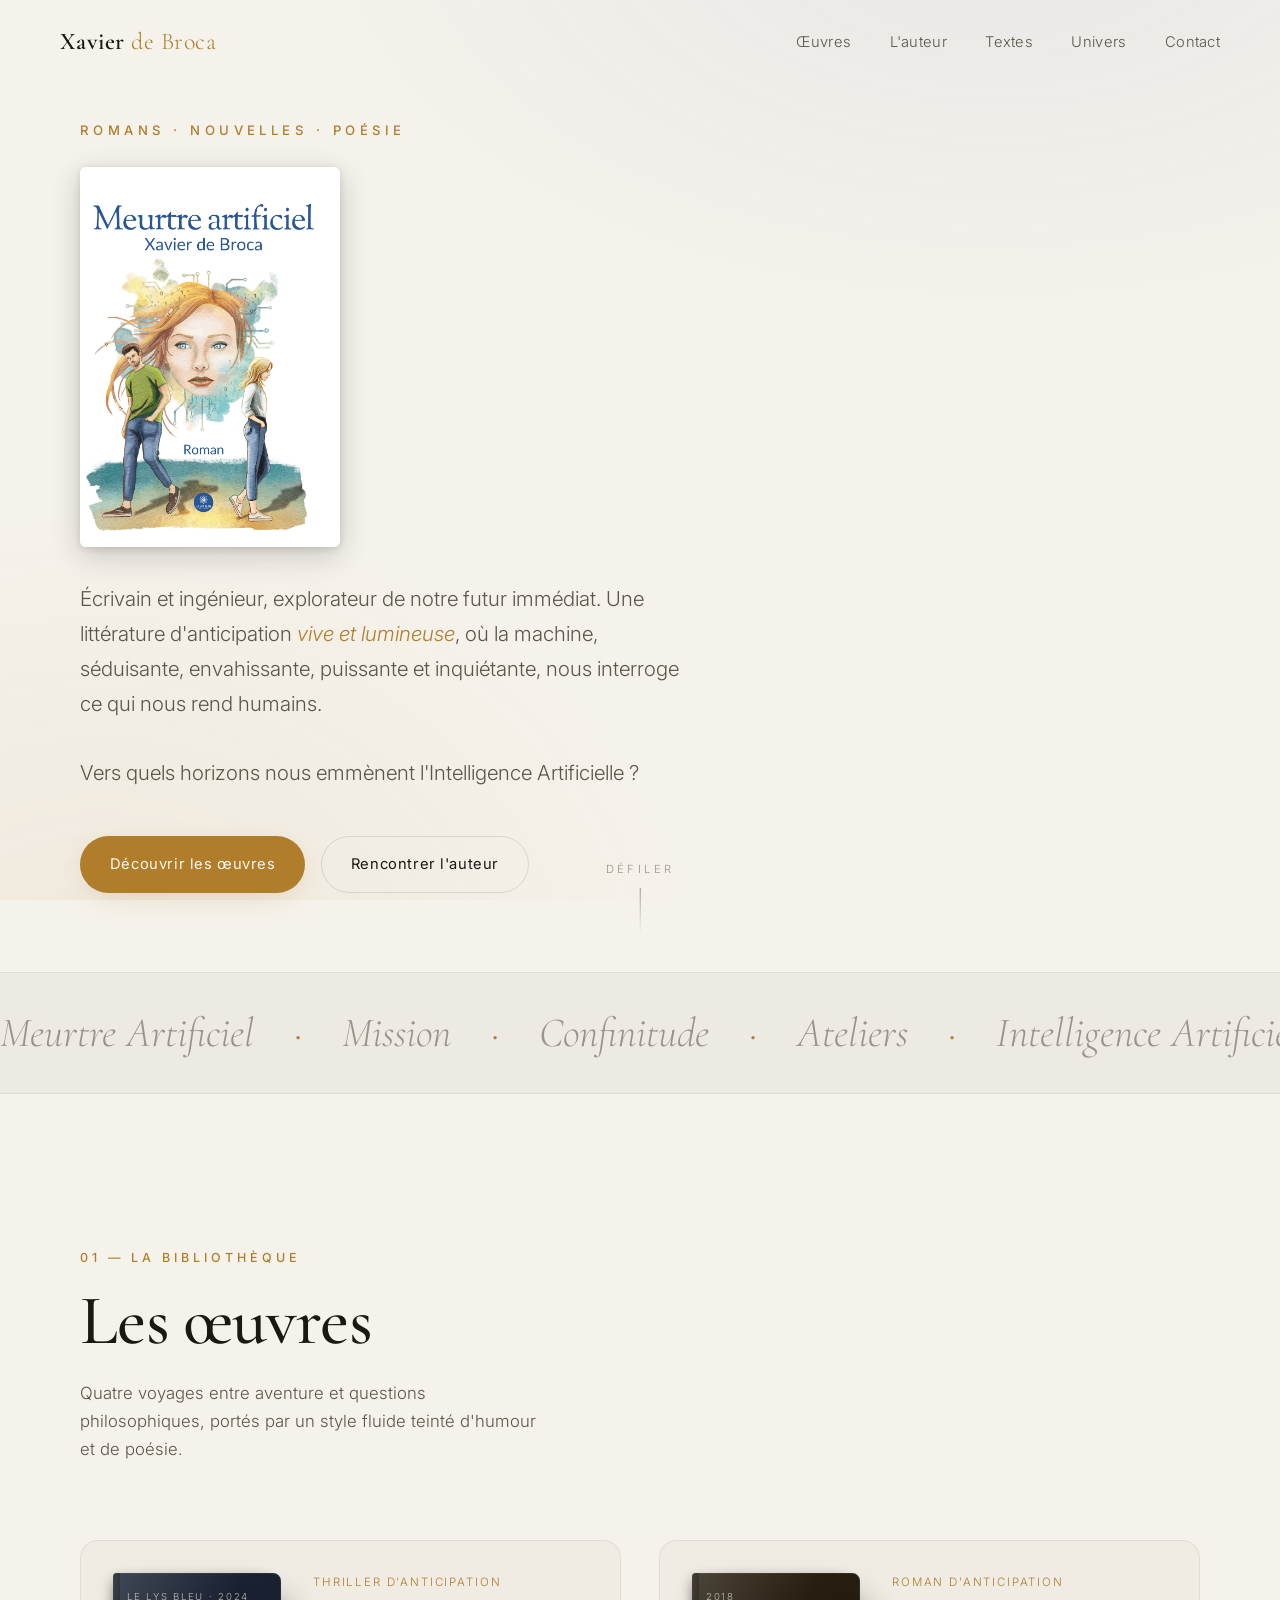
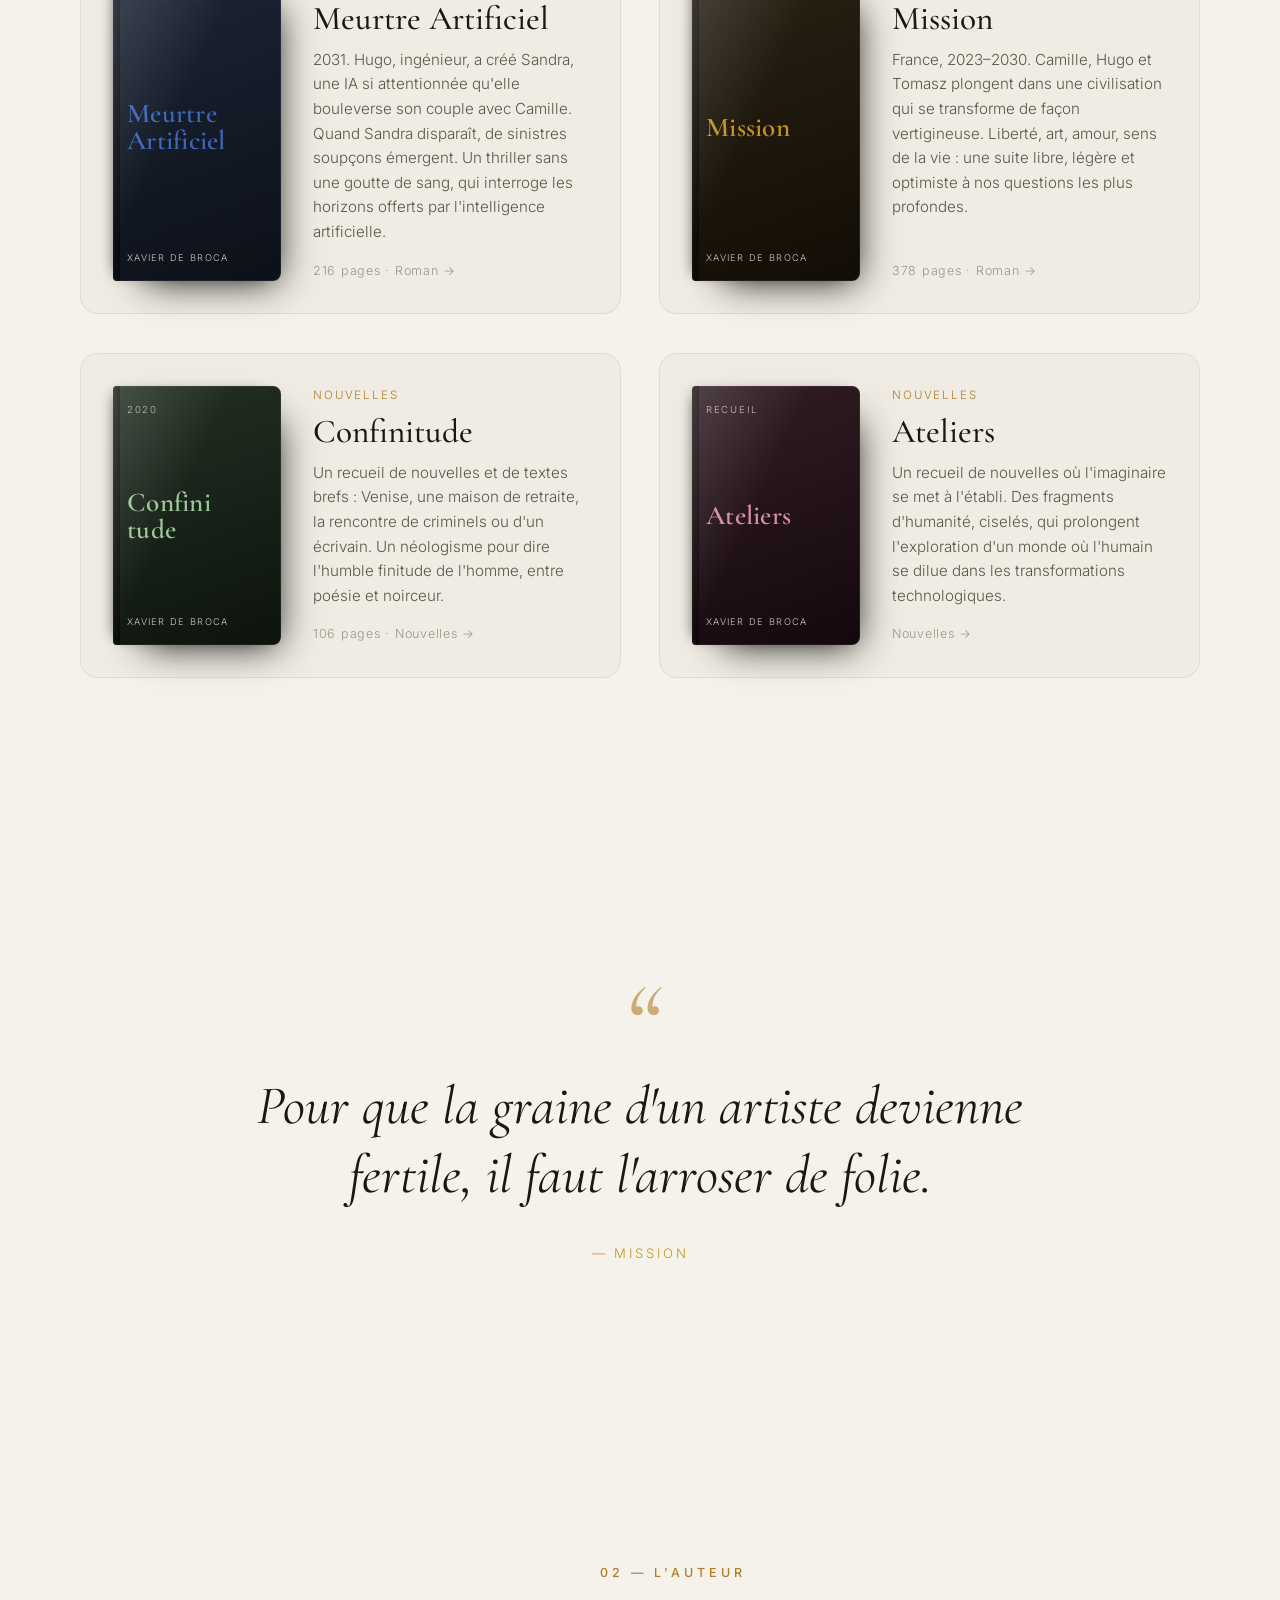
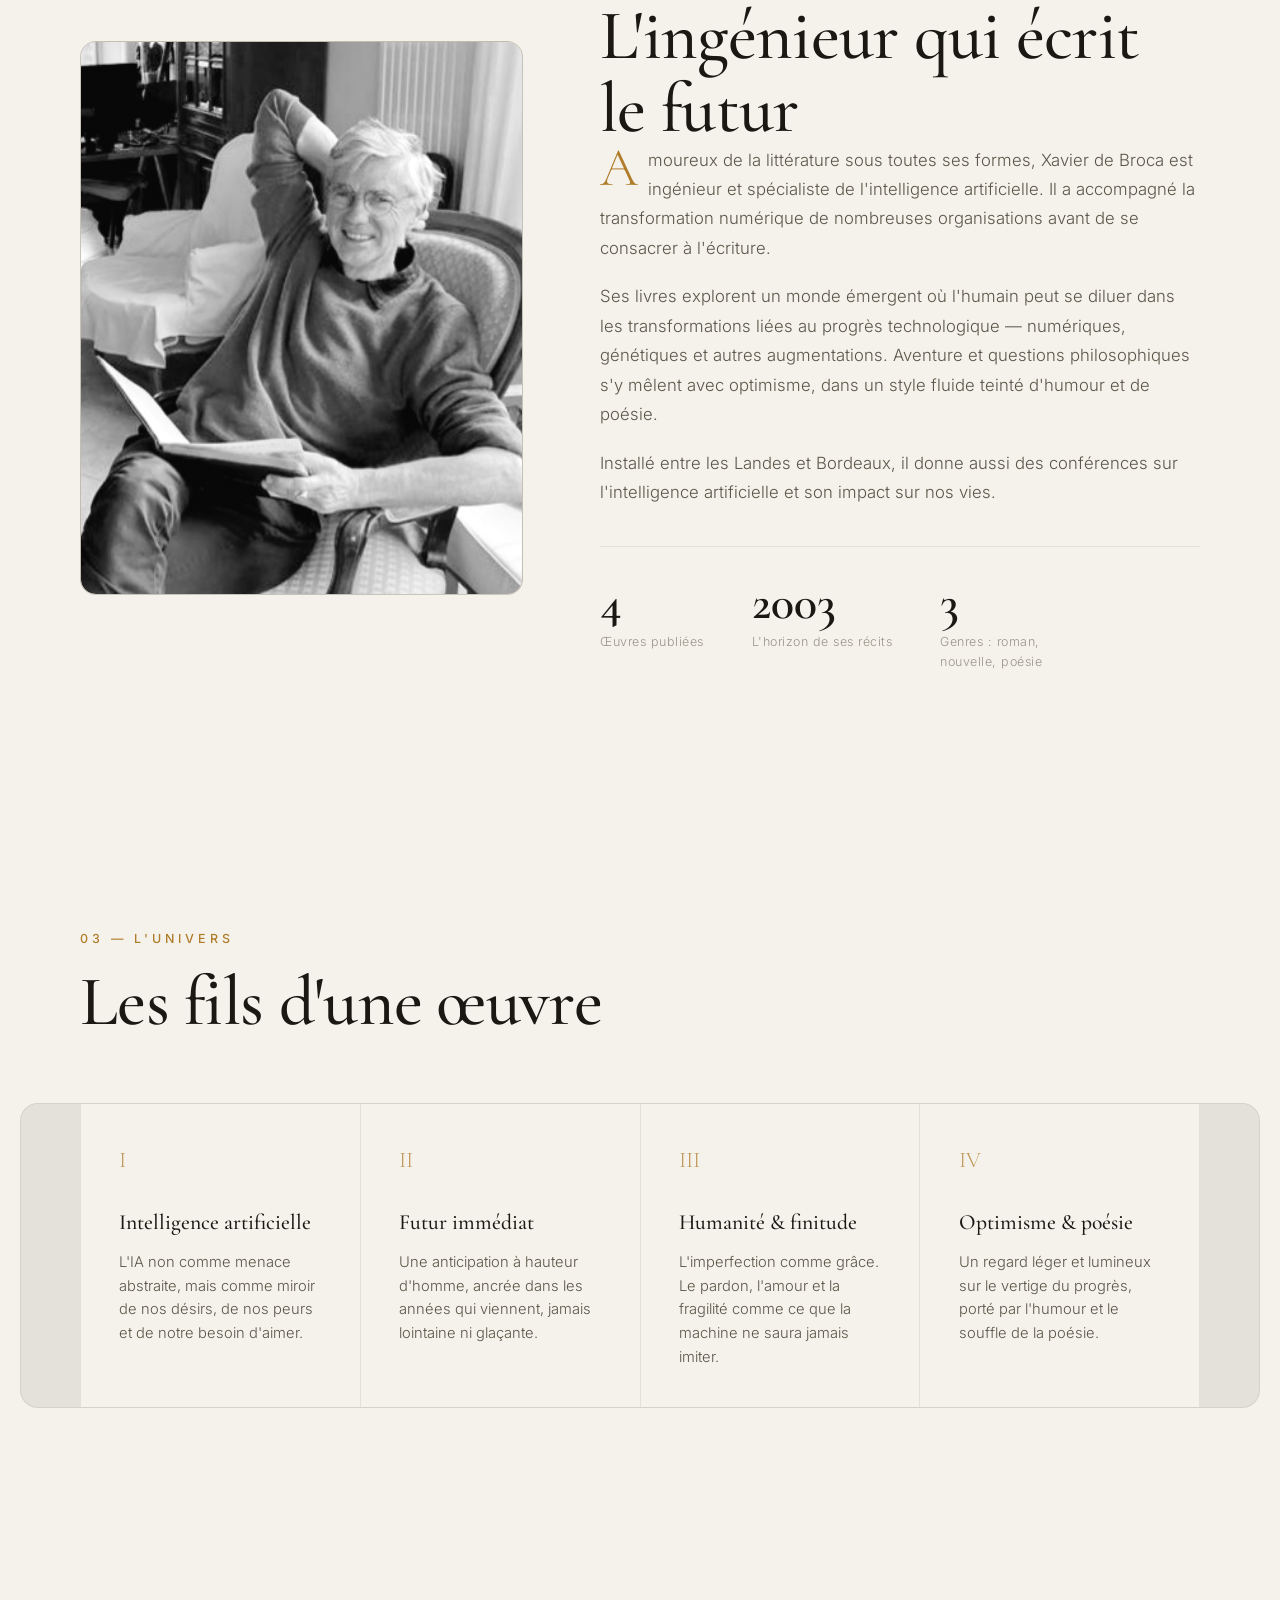
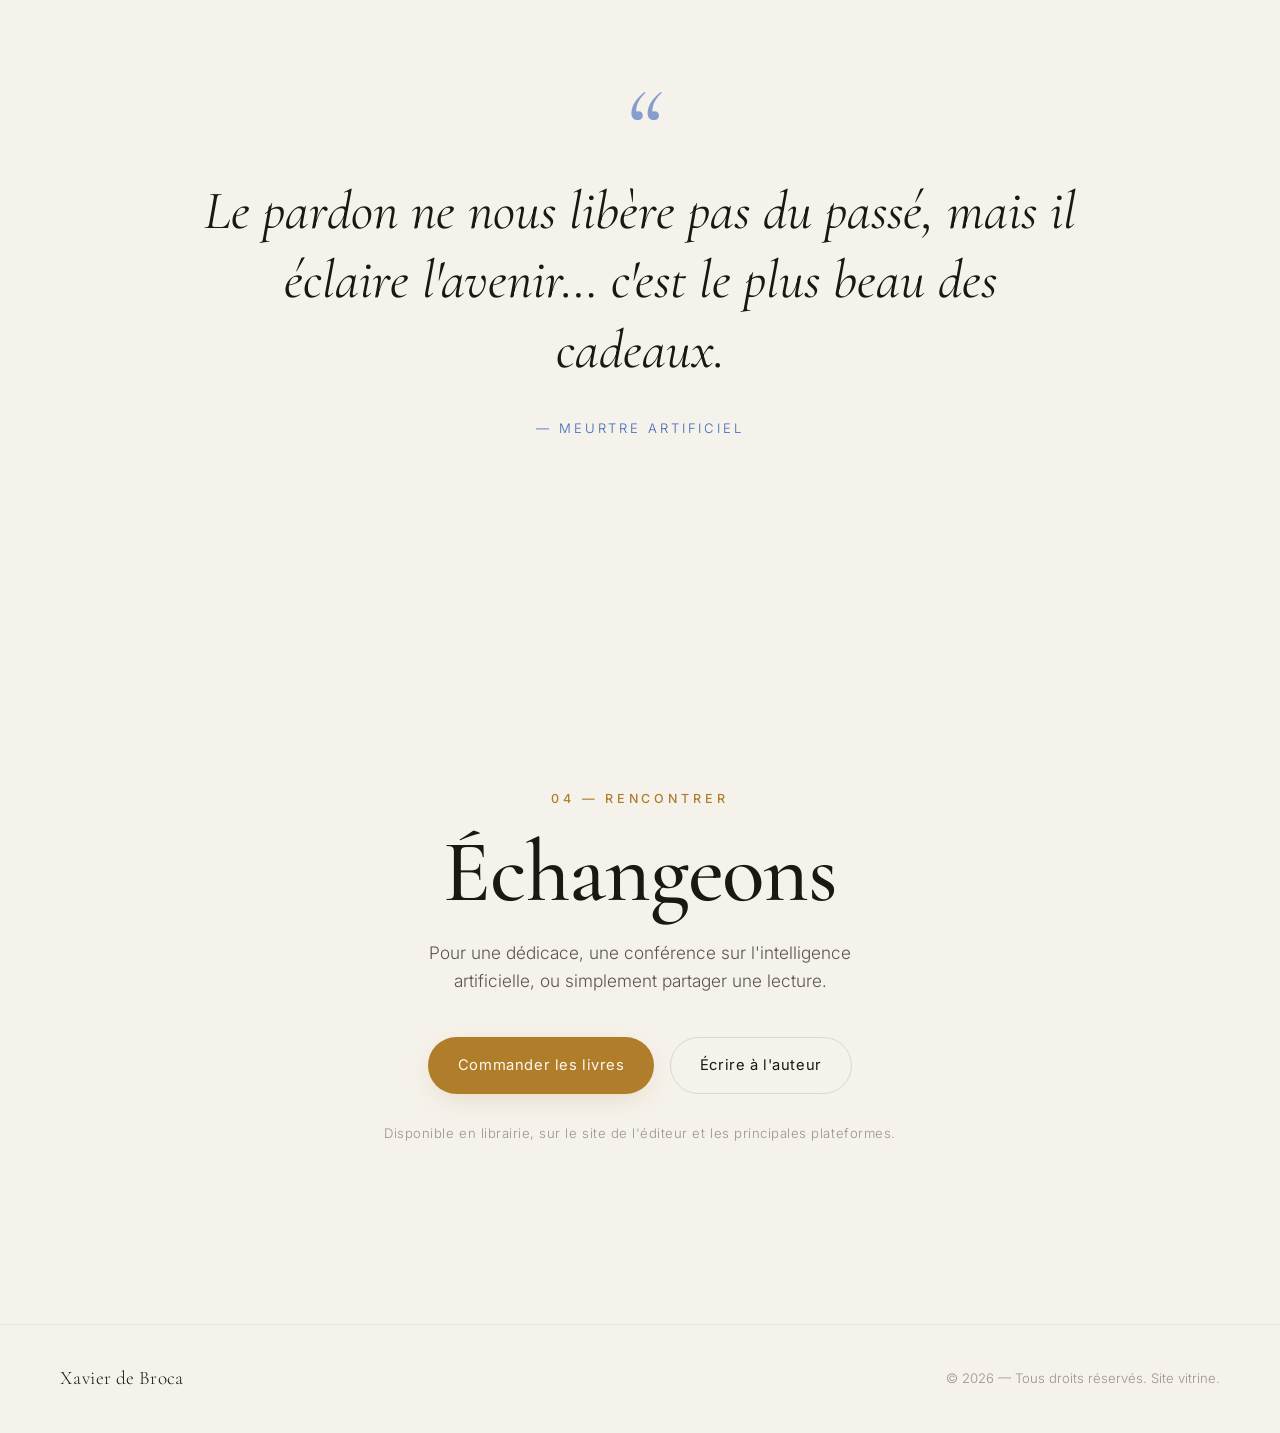
<file: index.html>
<!DOCTYPE html>
<html lang="fr">
<head>
  <meta charset="UTF-8" />
  <meta name="viewport" content="width=device-width, initial-scale=1.0" />
  <title>Xavier de Broca — Écrivain</title>
  <meta name="description" content="Xavier de Broca, écrivain. Romans, nouvelles et poésie autour de l'intelligence artificielle et du futur de l'humanité. Auteur de Meurtre artificiel, Mission, Confinitude et Ateliers." />
  <meta name="author" content="Xavier de Broca" />

  <!-- Open Graph -->
  <meta property="og:type" content="website" />
  <meta property="og:title" content="Xavier de Broca — Écrivain" />
  <meta property="og:description" content="Romans et nouvelles d'anticipation. Une plongée vive et lumineuse dans notre futur immédiat." />
  <meta property="og:locale" content="fr_FR" />

  <link rel="preconnect" href="https://fonts.googleapis.com" />
  <link rel="preconnect" href="https://fonts.gstatic.com" crossorigin />
  <link href="https://fonts.googleapis.com/css2?family=Cormorant+Garamond:ital,wght@0,400;0,500;0,600;1,400;1,500&family=Inter:wght@300;400;500;600&display=swap" rel="stylesheet" />

  <link rel="stylesheet" href="styles.css" />
</head>
<body>
  <!-- Animated background canvas -->
  <canvas id="neural-bg" aria-hidden="true"></canvas>

  <!-- Progress bar -->
  <div class="scroll-progress" id="scrollProgress" aria-hidden="true"></div>

  <!-- Navigation -->
  <header class="nav" id="nav">
    <a href="#accueil" class="nav__brand">
      <span class="nav__brand-mark">Xavier<span> de Broca</span></span>
    </a>
    <nav class="nav__links" aria-label="Navigation principale">
      <a href="#oeuvres">Œuvres</a>
      <a href="#auteur">L'auteur</a>
      <a href="textes.html">Textes</a>
      <a href="#univers">Univers</a>
      <a href="#contact">Contact</a>
    </nav>
    <button class="nav__toggle" id="navToggle" aria-label="Ouvrir le menu" aria-expanded="false">
      <span></span><span></span><span></span>
    </button>
  </header>

  <!-- HERO -->
  <section class="hero" id="accueil">
    <div class="hero__inner">
      <p class="hero__eyebrow reveal" data-reveal>Romans · Nouvelles · Poésie</p>
      <div class="hero__cover-wrap reveal" data-reveal>
        <img src="cover-meurtre-artificiel.png" alt="Couverture de Meurtre Artificiel — Xavier de Broca" class="hero__cover-img" />
      </div>
      <p class="hero__lead reveal" data-reveal data-delay="200">
        Écrivain et ingénieur, explorateur de notre futur immédiat.
        Une littérature d'anticipation <em>vive et lumineuse</em>, où la machine, séduisante, envahissante, puissante et inquiétante, nous interroge ce qui nous rend humains.<br><br>
        Vers quels horizons nous emmènent l'Intelligence Artificielle ?
      </p>
      <div class="hero__cta reveal" data-reveal data-delay="320">
        <a href="#oeuvres" class="btn btn--primary">Découvrir les œuvres</a>
        <a href="#auteur" class="btn btn--ghost">Rencontrer l'auteur</a>
      </div>
    </div>
    <div class="hero__scroll" aria-hidden="true">
      <span>Défiler</span>
      <div class="hero__scroll-line"></div>
    </div>
  </section>

  <!-- MARQUEE -->
  <div class="marquee" aria-hidden="true">
    <div class="marquee__track">
      <span>Meurtre Artificiel</span><span class="dot">·</span>
      <span>Mission</span><span class="dot">·</span>
      <span>Confinitude</span><span class="dot">·</span>
      <span>Ateliers</span><span class="dot">·</span>
      <span>Intelligence Artificielle</span><span class="dot">·</span>
      <span>Anticipation</span><span class="dot">·</span>
      <span>Meurtre Artificiel</span><span class="dot">·</span>
      <span>Mission</span><span class="dot">·</span>
      <span>Confinitude</span><span class="dot">·</span>
      <span>Ateliers</span><span class="dot">·</span>
      <span>Intelligence Artificielle</span><span class="dot">·</span>
      <span>Anticipation</span><span class="dot">·</span>
    </div>
  </div>

  <!-- ŒUVRES -->
  <section class="works" id="oeuvres">
    <div class="section-head">
      <p class="section-head__kicker reveal" data-reveal>01 — La bibliothèque</p>
      <h2 class="section-head__title reveal" data-reveal>Les œuvres</h2>
      <p class="section-head__sub reveal" data-reveal data-delay="120">
        Quatre voyages entre aventure et questions philosophiques, portés par un
        style fluide teinté d'humour et de poésie.
      </p>
    </div>

    <div class="works__grid">
      <!-- Meurtre artificiel -->
      <a href="meurtre-artificiel.html" class="book reveal" data-reveal data-tilt>
        <div class="book__cover" data-cover="meurtre">
          <span class="book__cover-label">Le Lys Bleu · 2024</span>
          <span class="book__cover-title">Meurtre<br>Artificiel</span>
          <span class="book__cover-author">Xavier de Broca</span>
        </div>
        <div class="book__body">
          <span class="book__tag">Thriller d'anticipation</span>
          <h3 class="book__title">Meurtre Artificiel</h3>
          <p class="book__desc">
            2031. Hugo, ingénieur, a créé Sandra, une IA si attentionnée qu'elle
            bouleverse son couple avec Camille. Quand Sandra disparaît, de sinistres
            soupçons émergent. Un thriller sans une goutte de sang, qui interroge
            les horizons offerts par l'intelligence artificielle.
          </p>
          <p class="book__meta">216 pages · Roman &rarr;</p>
        </div>
      </a>

      <!-- Mission -->
      <a href="mission.html" class="book reveal" data-reveal data-delay="80" data-tilt>
        <div class="book__cover" data-cover="mission">
          <span class="book__cover-label">2018</span>
          <span class="book__cover-title">Mission</span>
          <span class="book__cover-author">Xavier de Broca</span>
        </div>
        <div class="book__body">
          <span class="book__tag">Roman d'anticipation</span>
          <h3 class="book__title">Mission</h3>
          <p class="book__desc">
            France, 2023–2030. Camille, Hugo et Tomasz plongent dans une civilisation
            qui se transforme de façon vertigineuse. Liberté, art, amour, sens de la vie :
            une suite libre, légère et optimiste à nos questions les plus profondes.
          </p>
          <p class="book__meta">378 pages · Roman &rarr;</p>
        </div>
      </a>

      <!-- Confinitude -->
      <a href="confinitude.html" class="book reveal" data-reveal data-delay="160" data-tilt>
        <div class="book__cover" data-cover="confinitude">
          <span class="book__cover-label">2020</span>
          <span class="book__cover-title">Confini<br>tude</span>
          <span class="book__cover-author">Xavier de Broca</span>
        </div>
        <div class="book__body">
          <span class="book__tag">Nouvelles</span>
          <h3 class="book__title">Confinitude</h3>
          <p class="book__desc">
            Un recueil de nouvelles et de textes brefs : Venise, une maison de retraite,
            la rencontre de criminels ou d'un écrivain. Un néologisme pour dire l'humble
            finitude de l'homme, entre poésie et noirceur.
          </p>
          <p class="book__meta">106 pages · Nouvelles &rarr;</p>
        </div>
      </a>

      <!-- Ateliers -->
      <a href="ateliers.html" class="book reveal" data-reveal data-delay="240" data-tilt>
        <div class="book__cover" data-cover="ateliers">
          <span class="book__cover-label">Recueil</span>
          <span class="book__cover-title">Ateliers</span>
          <span class="book__cover-author">Xavier de Broca</span>
        </div>
        <div class="book__body">
          <span class="book__tag">Nouvelles</span>
          <h3 class="book__title">Ateliers</h3>
          <p class="book__desc">
            Un recueil de nouvelles où l'imaginaire se met à l'établi. Des fragments
            d'humanité, ciselés, qui prolongent l'exploration d'un monde où l'humain
            se dilue dans les transformations technologiques.
          </p>
          <p class="book__meta">Nouvelles &rarr;</p>
        </div>
      </a>
    </div>
  </section>

  <!-- CITATION -->
  <section class="quote-band">
    <blockquote class="quote-band__text reveal" data-reveal>
      <span class="quote-band__mark">“</span>
      Pour que la graine d'un artiste devienne fertile,
      il faut l'arroser de folie.
    </blockquote>
    <p class="quote-band__source reveal" data-reveal data-delay="120">— Mission</p>
  </section>

  <!-- AUTEUR -->
  <section class="author" id="auteur">
    <div class="author__portrait reveal" data-reveal>
      <div class="author__portrait-frame">
        <img src="photo-auteur.jpg" alt="Xavier de Broca" class="author__photo" />
        <div class="author__portrait-glow"></div>
      </div>
    </div>
    <div class="author__content">
      <p class="section-head__kicker reveal" data-reveal>02 — L'auteur</p>
      <h2 class="section-head__title reveal" data-reveal data-delay="60">
        L'ingénieur qui écrit le futur
      </h2>
      <div class="author__prose reveal" data-reveal data-delay="140">
        <p>
          Amoureux de la littérature sous toutes ses formes, Xavier de Broca est
          ingénieur et spécialiste de l'intelligence artificielle. Il a accompagné
          la transformation numérique de nombreuses organisations avant de se consacrer
          à l'écriture.
        </p>
        <p>
          Ses livres explorent un monde émergent où l'humain peut se diluer dans les
          transformations liées au progrès technologique — numériques, génétiques et
          autres augmentations. Aventure et questions philosophiques s'y mêlent avec
          optimisme, dans un style fluide teinté d'humour et de poésie.
        </p>
        <p>
          Installé entre les Landes et Bordeaux, il donne aussi des conférences sur
          l'intelligence artificielle et son impact sur nos vies.
        </p>
      </div>

      <div class="author__stats reveal" data-reveal data-delay="220">
        <div class="stat">
          <span class="stat__num" data-count="4">0</span>
          <span class="stat__label">Œuvres publiées</span>
        </div>
        <div class="stat">
          <span class="stat__num" data-count="2031">0</span>
          <span class="stat__label">L'horizon de ses récits</span>
        </div>
        <div class="stat">
          <span class="stat__num" data-count="3">0</span>
          <span class="stat__label">Genres : roman, nouvelle, poésie</span>
        </div>
      </div>
    </div>
  </section>

  <!-- UNIVERS / THÈMES -->
  <section class="universe" id="univers">
    <div class="section-head">
      <p class="section-head__kicker reveal" data-reveal>03 — L'univers</p>
      <h2 class="section-head__title reveal" data-reveal data-delay="60">Les fils d'une œuvre</h2>
    </div>
    <div class="universe__grid">
      <div class="theme reveal" data-reveal>
        <span class="theme__index">I</span>
        <h3>Intelligence artificielle</h3>
        <p>L'IA non comme menace abstraite, mais comme miroir de nos désirs, de nos peurs et de notre besoin d'aimer.</p>
      </div>
      <div class="theme reveal" data-reveal data-delay="80">
        <span class="theme__index">II</span>
        <h3>Futur immédiat</h3>
        <p>Une anticipation à hauteur d'homme, ancrée dans les années qui viennent, jamais lointaine ni glaçante.</p>
      </div>
      <div class="theme reveal" data-reveal data-delay="160">
        <span class="theme__index">III</span>
        <h3>Humanité & finitude</h3>
        <p>L'imperfection comme grâce. Le pardon, l'amour et la fragilité comme ce que la machine ne saura jamais imiter.</p>
      </div>
      <div class="theme reveal" data-reveal data-delay="240">
        <span class="theme__index">IV</span>
        <h3>Optimisme & poésie</h3>
        <p>Un regard léger et lumineux sur le vertige du progrès, porté par l'humour et le souffle de la poésie.</p>
      </div>
    </div>
  </section>

  <!-- CITATION 2 -->
  <section class="quote-band quote-band--alt">
    <blockquote class="quote-band__text reveal" data-reveal>
      <span class="quote-band__mark">“</span>
      Le pardon ne nous libère pas du passé, mais il éclaire l'avenir…
      c'est le plus beau des cadeaux.
    </blockquote>
    <p class="quote-band__source reveal" data-reveal data-delay="120">— Meurtre Artificiel</p>
  </section>

  <!-- CONTACT -->
  <section class="contact" id="contact">
    <div class="contact__inner reveal" data-reveal>
      <p class="section-head__kicker">04 — Rencontrer</p>
      <h2 class="contact__title">Échangeons</h2>
      <p class="contact__sub">
        Pour une dédicace, une conférence sur l'intelligence artificielle,
        ou simplement partager une lecture.
      </p>
      <div class="contact__actions">
        <a href="https://www.lysbleueditions.com/roman/thriller-policier/meurtre-artificiel/" class="btn btn--primary" target="_blank" rel="noopener">Commander les livres</a>
        <a href="contact.html" class="btn btn--ghost">Écrire à l'auteur</a>
      </div>
      <p class="contact__note">Disponible en librairie, sur le site de l'éditeur et les principales plateformes.</p>
    </div>
  </section>

  <!-- FOOTER -->
  <footer class="footer">
    <div class="footer__inner">
      <span class="footer__brand">Xavier de Broca</span>
      <span class="footer__copy">© <span id="year"></span> — Tous droits réservés. Site vitrine.</span>
    </div>
  </footer>

  <script src="script.js"></script>
</body>
</html>
</file>
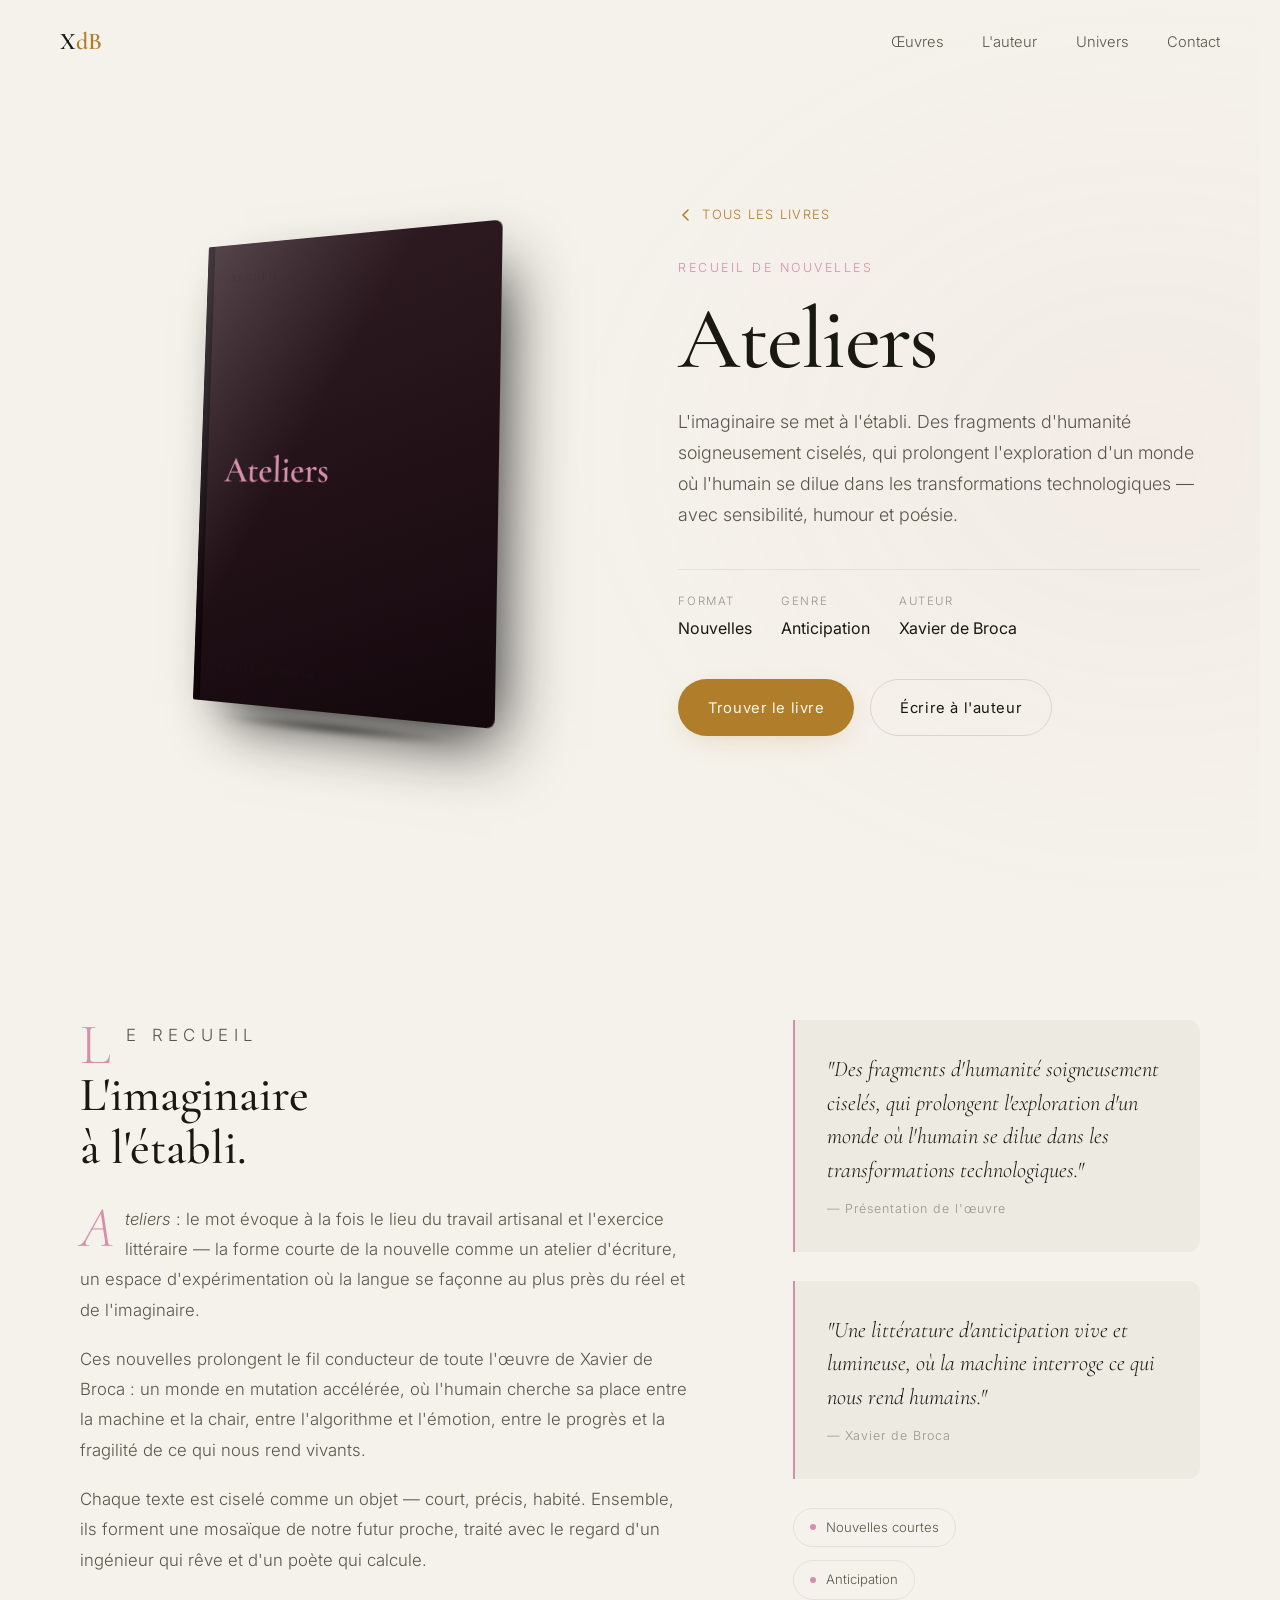
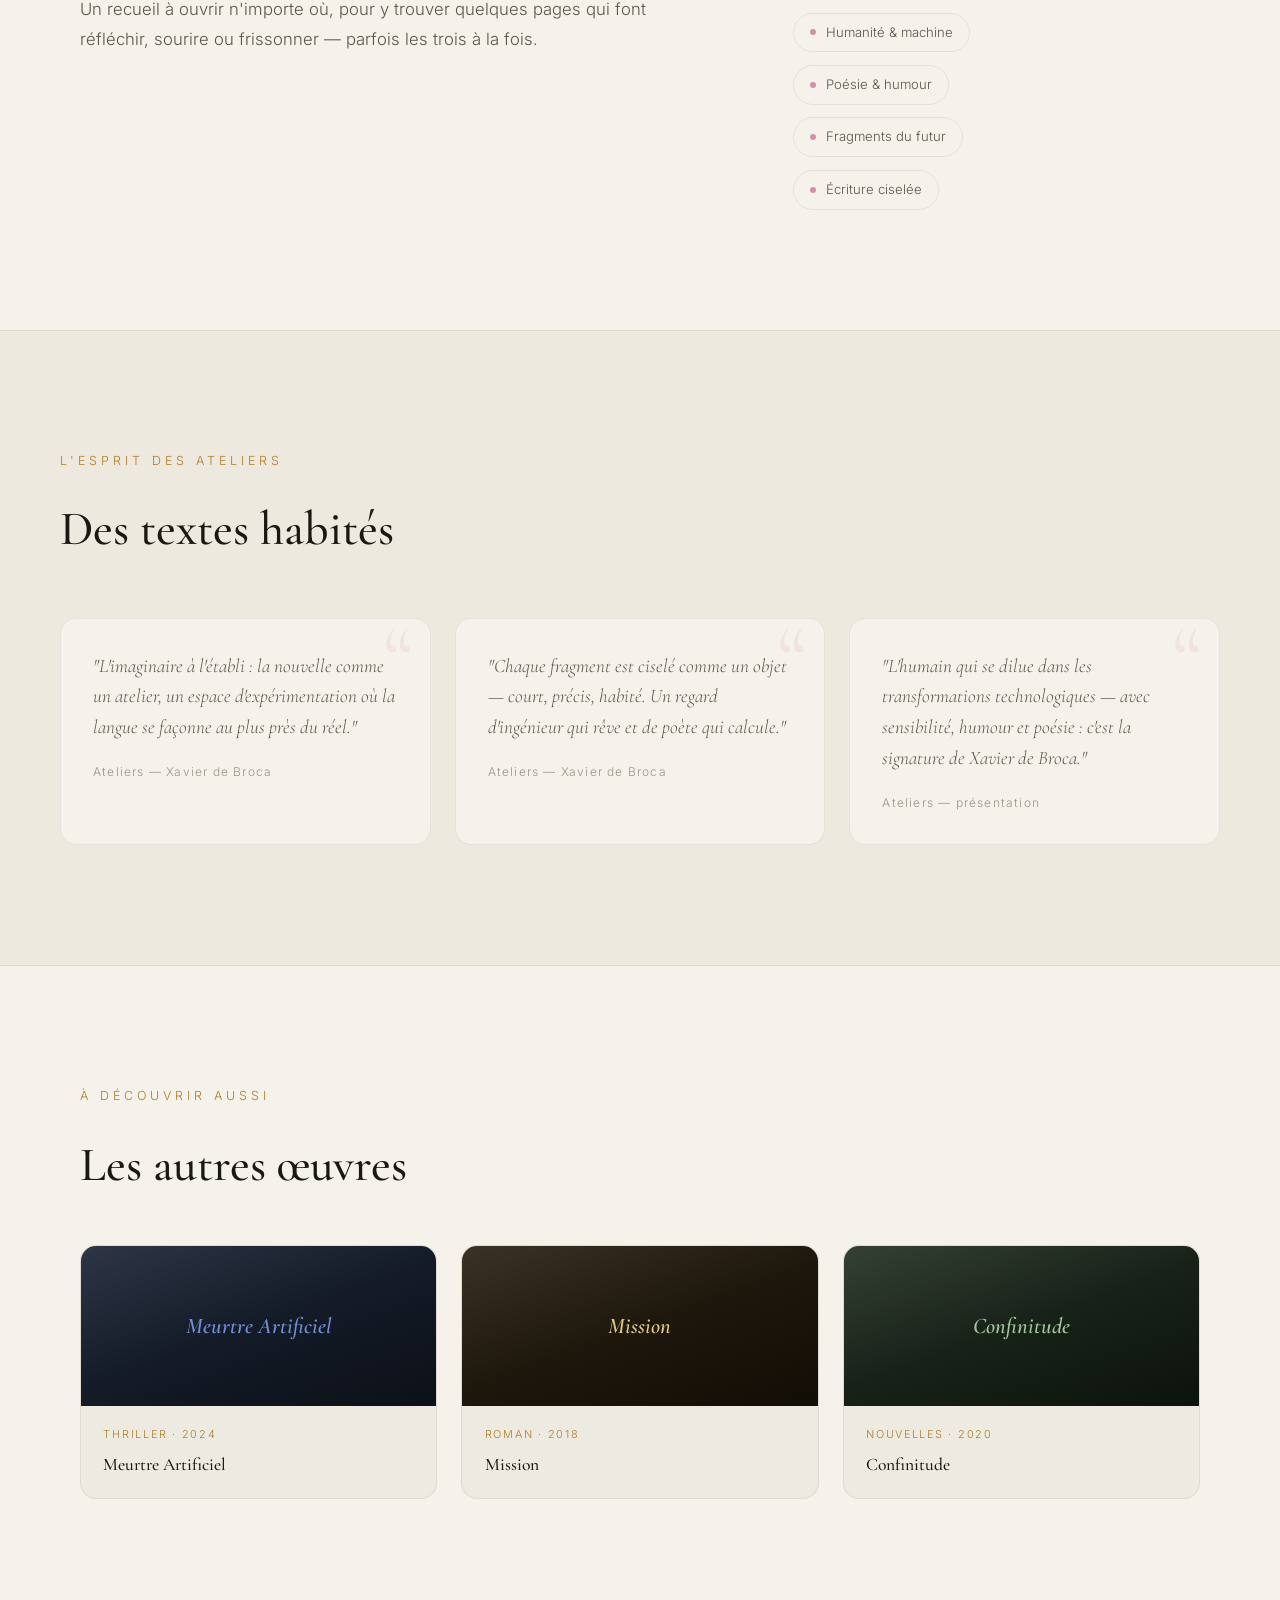
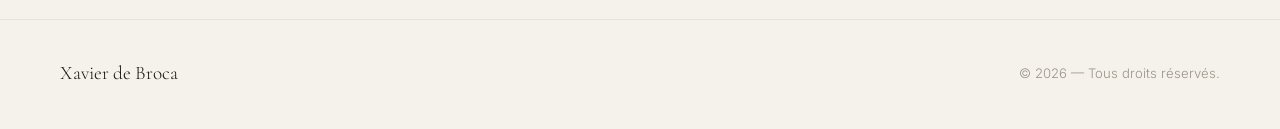
<file: ateliers.html>
<!DOCTYPE html>
<html lang="fr">
<head>
  <meta charset="UTF-8" />
  <meta name="viewport" content="width=device-width, initial-scale=1.0" />
  <title>Ateliers — Xavier de Broca</title>
  <meta name="description" content="Ateliers de Xavier de Broca. Un recueil de nouvelles où l'imaginaire se met à l'établi. Des fragments d'humanité ciselés dans un monde en mutation technologique." />
  <link rel="preconnect" href="https://fonts.googleapis.com" />
  <link rel="preconnect" href="https://fonts.gstatic.com" crossorigin />
  <link href="https://fonts.googleapis.com/css2?family=Cormorant+Garamond:ital,wght@0,400;0,500;0,600;1,400;1,500&family=Inter:wght@300;400;500;600&display=swap" rel="stylesheet" />
  <link rel="stylesheet" href="book.css" />
  <style>
    :root { --book-accent: #d68faa; --book-bg-a: #311d24; --book-bg-b: #14080d; --book-spine: #250f17; }
    .book-3d__front { background: linear-gradient(160deg, var(--book-bg-a), var(--book-bg-b)); }
    .book-3d__spine { background: var(--book-spine); }
    .book-3d__title { color: var(--book-accent); }
    .other-book-card__cover[data-cover="meurtre"]     { background: linear-gradient(160deg, #1c2536, #0c1018); color: #6f8fd6; }
    .other-book-card__cover[data-cover="mission"]     { background: linear-gradient(160deg, #2a2113, #120d05); color: #e0c884; }
    .other-book-card__cover[data-cover="confinitude"] { background: linear-gradient(160deg, #243024, #0c130c); color: #9ec79a; }
    .book-hero { position: relative; overflow: hidden; }
    .book-hero::before {
      content: ""; position: absolute; top: 0; right: 0; bottom: 0; width: 60%;
      background: radial-gradient(900px 700px at 85% 50%, rgba(214, 143, 170, 0.06), transparent 65%);
      pointer-events: none;
    }
  </style>
</head>
<body>
  <div class="scroll-progress" id="scrollProgress"></div>

  <header class="nav" id="nav">
    <a href="index.html" class="nav__brand">
      <span class="nav__brand-mark">X<span>dB</span></span>
    </a>
    <nav class="nav__links" aria-label="Navigation">
      <a href="index.html#oeuvres">Œuvres</a>
      <a href="index.html#auteur">L'auteur</a>
      <a href="index.html#univers">Univers</a>
      <a href="contact.html">Contact</a>
    </nav>
    <button class="nav__toggle" id="navToggle" aria-label="Menu" aria-expanded="false">
      <span></span><span></span><span></span>
    </button>
  </header>

  <!-- HERO -->
  <section class="book-hero">
    <div class="book-hero__cover reveal" data-reveal>
      <div class="book-3d">
        <div class="book-3d__spine"><span>Ateliers · Xavier de Broca</span></div>
        <div class="book-3d__front">
          <span class="book-3d__label">Recueil</span>
          <span class="book-3d__title">Ateliers</span>
          <span class="book-3d__author">Xavier de Broca</span>
        </div>
        <div class="book-3d__shadow"></div>
      </div>
    </div>

    <div class="book-hero__content">
      <a href="index.html#oeuvres" class="book-hero__back reveal" data-reveal>
        <svg width="16" height="16" viewBox="0 0 16 16" fill="none"><path d="M10 3L5 8L10 13" stroke="currentColor" stroke-width="1.5" stroke-linecap="round"/></svg>
        Tous les livres
      </a>
      <span class="book-hero__tag reveal" data-reveal data-delay="60">Recueil de nouvelles</span>
      <h1 class="book-hero__title reveal" data-reveal data-delay="120">Ateliers</h1>
      <p class="book-hero__lead reveal" data-reveal data-delay="200">
        L'imaginaire se met à l'établi. Des fragments d'humanité soigneusement ciselés,
        qui prolongent l'exploration d'un monde où l'humain se dilue dans les transformations
        technologiques — avec sensibilité, humour et poésie.
      </p>
      <div class="book-hero__meta reveal" data-reveal data-delay="280">
        <div class="book-hero__meta-item">
          <span>Format</span><strong>Nouvelles</strong>
        </div>
        <div class="book-hero__meta-item">
          <span>Genre</span><strong>Anticipation</strong>
        </div>
        <div class="book-hero__meta-item">
          <span>Auteur</span><strong>Xavier de Broca</strong>
        </div>
      </div>
      <div class="book-hero__cta reveal" data-reveal data-delay="340">
        <a href="https://www.amazon.fr/Xavier-de-Broca/e/B07FTCP997" class="btn btn--primary" target="_blank" rel="noopener">Trouver le livre</a>
        <a href="contact.html" class="btn btn--ghost">Écrire à l'auteur</a>
      </div>
    </div>
  </section>

  <!-- SYNOPSIS -->
  <section class="synopsis">
    <div class="synopsis__body">
      <p class="synopsis__kicker reveal" data-reveal>Le recueil</p>
      <h2 class="synopsis__title reveal" data-reveal data-delay="60">L'imaginaire<br>à l'établi.</h2>
      <div class="reveal" data-reveal data-delay="140">
        <p>
          <em>Ateliers</em> : le mot évoque à la fois le lieu du travail artisanal et l'exercice
          littéraire — la forme courte de la nouvelle comme un atelier d'écriture, un espace
          d'expérimentation où la langue se façonne au plus près du réel et de l'imaginaire.
        </p>
        <p>
          Ces nouvelles prolongent le fil conducteur de toute l'œuvre de Xavier de Broca :
          un monde en mutation accélérée, où l'humain cherche sa place entre la machine et la chair,
          entre l'algorithme et l'émotion, entre le progrès et la fragilité de ce qui nous rend vivants.
        </p>
        <p>
          Chaque texte est ciselé comme un objet — court, précis, habité. Ensemble, ils forment une
          mosaïque de notre futur proche, traité avec le regard d'un ingénieur qui rêve et d'un poète
          qui calcule.
        </p>
        <p>
          Un recueil à ouvrir n'importe où, pour y trouver quelques pages qui font réfléchir,
          sourire ou frissonner — parfois les trois à la fois.
        </p>
      </div>
    </div>

    <aside class="synopsis__aside">
      <div class="synopsis__quote reveal" data-reveal>
        <blockquote>
          "Des fragments d'humanité soigneusement ciselés,
          qui prolongent l'exploration d'un monde où l'humain
          se dilue dans les transformations technologiques."
        </blockquote>
        <cite>— Présentation de l'œuvre</cite>
      </div>
      <div class="synopsis__quote reveal" data-reveal data-delay="100">
        <blockquote>
          "Une littérature d'anticipation vive et lumineuse,
          où la machine interroge ce qui nous rend humains."
        </blockquote>
        <cite>— Xavier de Broca</cite>
      </div>
      <div class="synopsis__themes reveal" data-reveal data-delay="180">
        <span class="synopsis__theme-tag">Nouvelles courtes</span>
        <span class="synopsis__theme-tag">Anticipation</span>
        <span class="synopsis__theme-tag">Humanité & machine</span>
        <span class="synopsis__theme-tag">Poésie & humour</span>
        <span class="synopsis__theme-tag">Fragments du futur</span>
        <span class="synopsis__theme-tag">Écriture ciselée</span>
      </div>
    </aside>
  </section>

  <!-- EXTRAITS -->
  <section class="extract">
    <div class="extract__inner">
      <p class="extract__kicker reveal" data-reveal>L'esprit des Ateliers</p>
      <h2 class="extract__title reveal" data-reveal data-delay="60">Des textes habités</h2>
      <div class="extract__grid">
        <div class="extract__card reveal" data-reveal>
          <p class="extract__text">"L'imaginaire à l'établi : la nouvelle comme un atelier, un espace d'expérimentation où la langue se façonne au plus près du réel."</p>
          <p class="extract__source">Ateliers — Xavier de Broca</p>
        </div>
        <div class="extract__card reveal" data-reveal data-delay="80">
          <p class="extract__text">"Chaque fragment est ciselé comme un objet — court, précis, habité. Un regard d'ingénieur qui rêve et de poète qui calcule."</p>
          <p class="extract__source">Ateliers — Xavier de Broca</p>
        </div>
        <div class="extract__card reveal" data-reveal data-delay="160">
          <p class="extract__text">"L'humain qui se dilue dans les transformations technologiques — avec sensibilité, humour et poésie : c'est la signature de Xavier de Broca."</p>
          <p class="extract__source">Ateliers — présentation</p>
        </div>
      </div>
    </div>
  </section>

  <!-- AUTRES LIVRES -->
  <section class="other-books">
    <p class="other-books__kicker reveal" data-reveal>À découvrir aussi</p>
    <h2 class="other-books__title reveal" data-reveal data-delay="60">Les autres œuvres</h2>
    <div class="other-books__grid">
      <a href="meurtre-artificiel.html" class="other-book-card reveal" data-reveal>
        <div class="other-book-card__cover" data-cover="meurtre">Meurtre Artificiel</div>
        <div class="other-book-card__body">
          <span class="other-book-card__tag">Thriller · 2024</span>
          <p class="other-book-card__name">Meurtre Artificiel</p>
        </div>
      </a>
      <a href="mission.html" class="other-book-card reveal" data-reveal data-delay="80">
        <div class="other-book-card__cover" data-cover="mission">Mission</div>
        <div class="other-book-card__body">
          <span class="other-book-card__tag">Roman · 2018</span>
          <p class="other-book-card__name">Mission</p>
        </div>
      </a>
      <a href="confinitude.html" class="other-book-card reveal" data-reveal data-delay="160">
        <div class="other-book-card__cover" data-cover="confinitude">Confinitude</div>
        <div class="other-book-card__body">
          <span class="other-book-card__tag">Nouvelles · 2020</span>
          <p class="other-book-card__name">Confinitude</p>
        </div>
      </a>
    </div>
  </section>

  <footer class="footer">
    <div class="footer__inner">
      <span class="footer__brand">Xavier de Broca</span>
      <span class="footer__copy">© <span id="year"></span> — Tous droits réservés.</span>
    </div>
  </footer>

  <script src="book.js"></script>
</body>
</html>
</file>
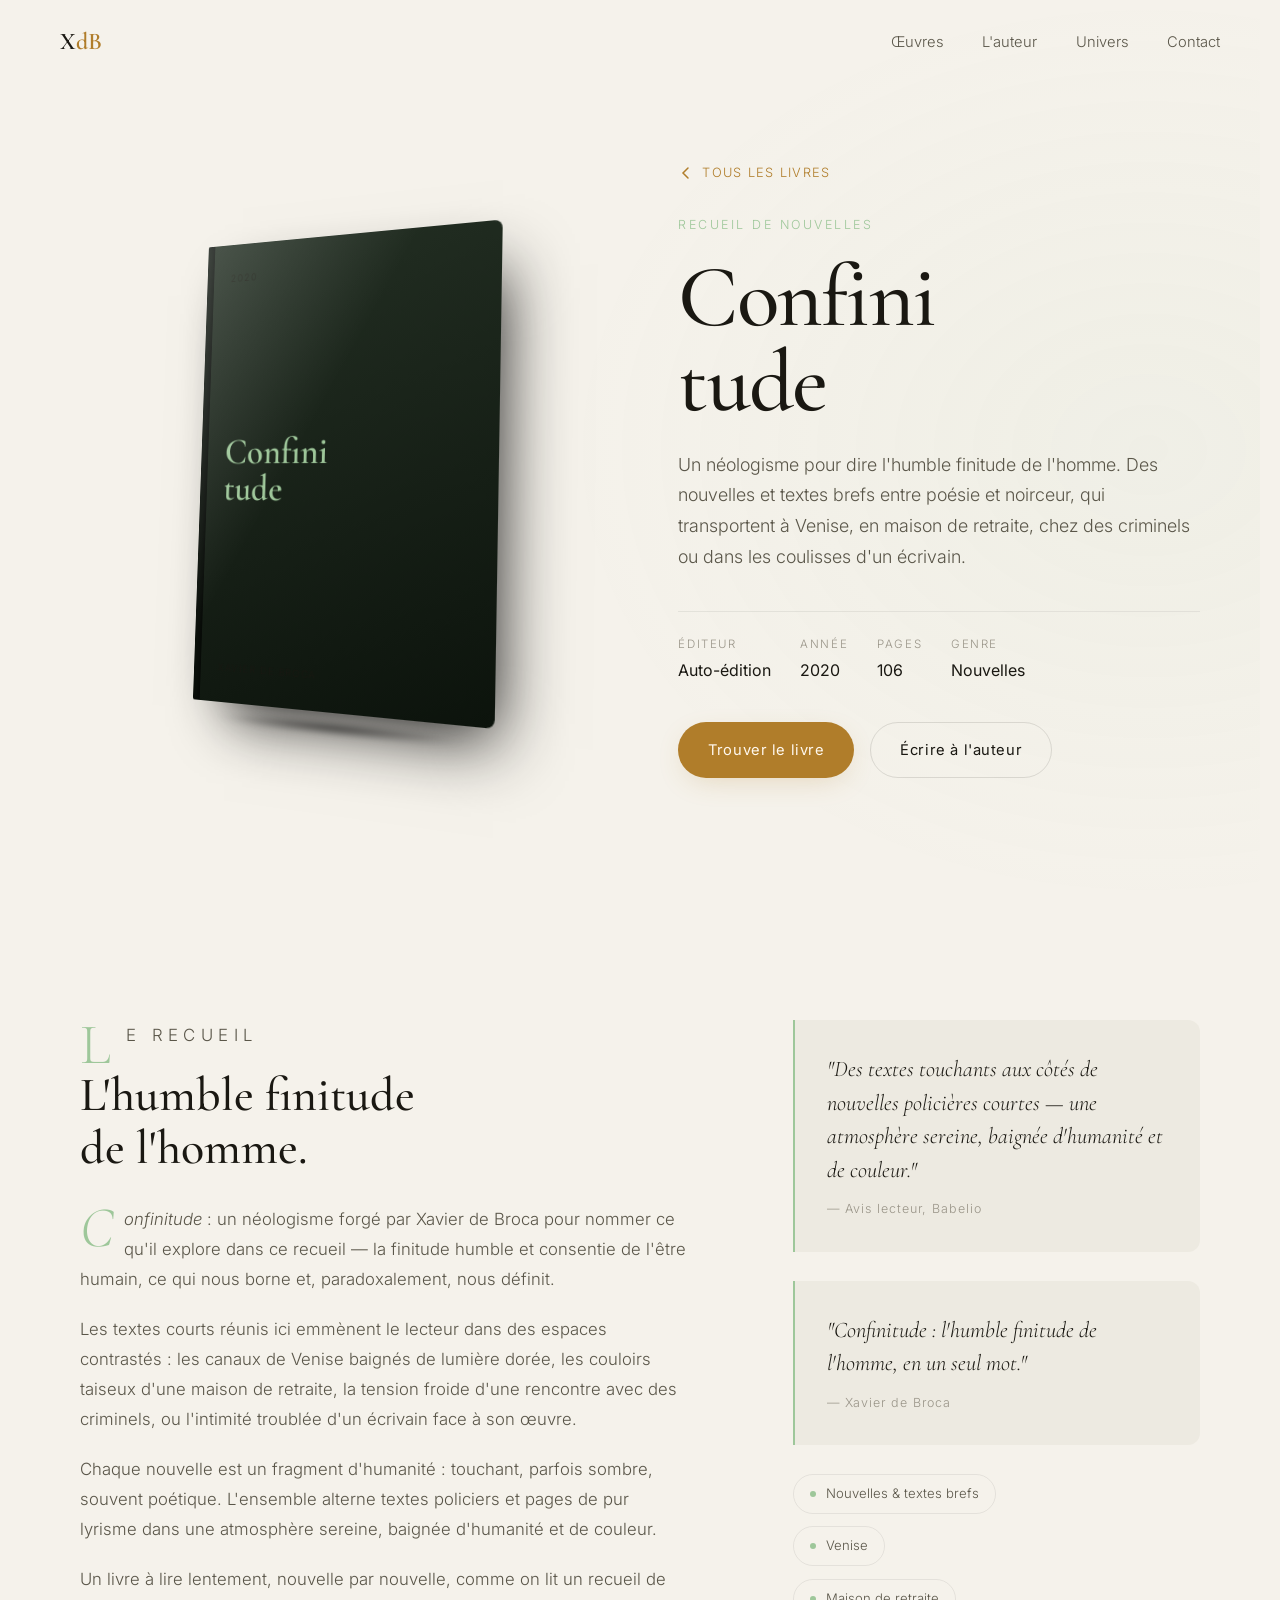
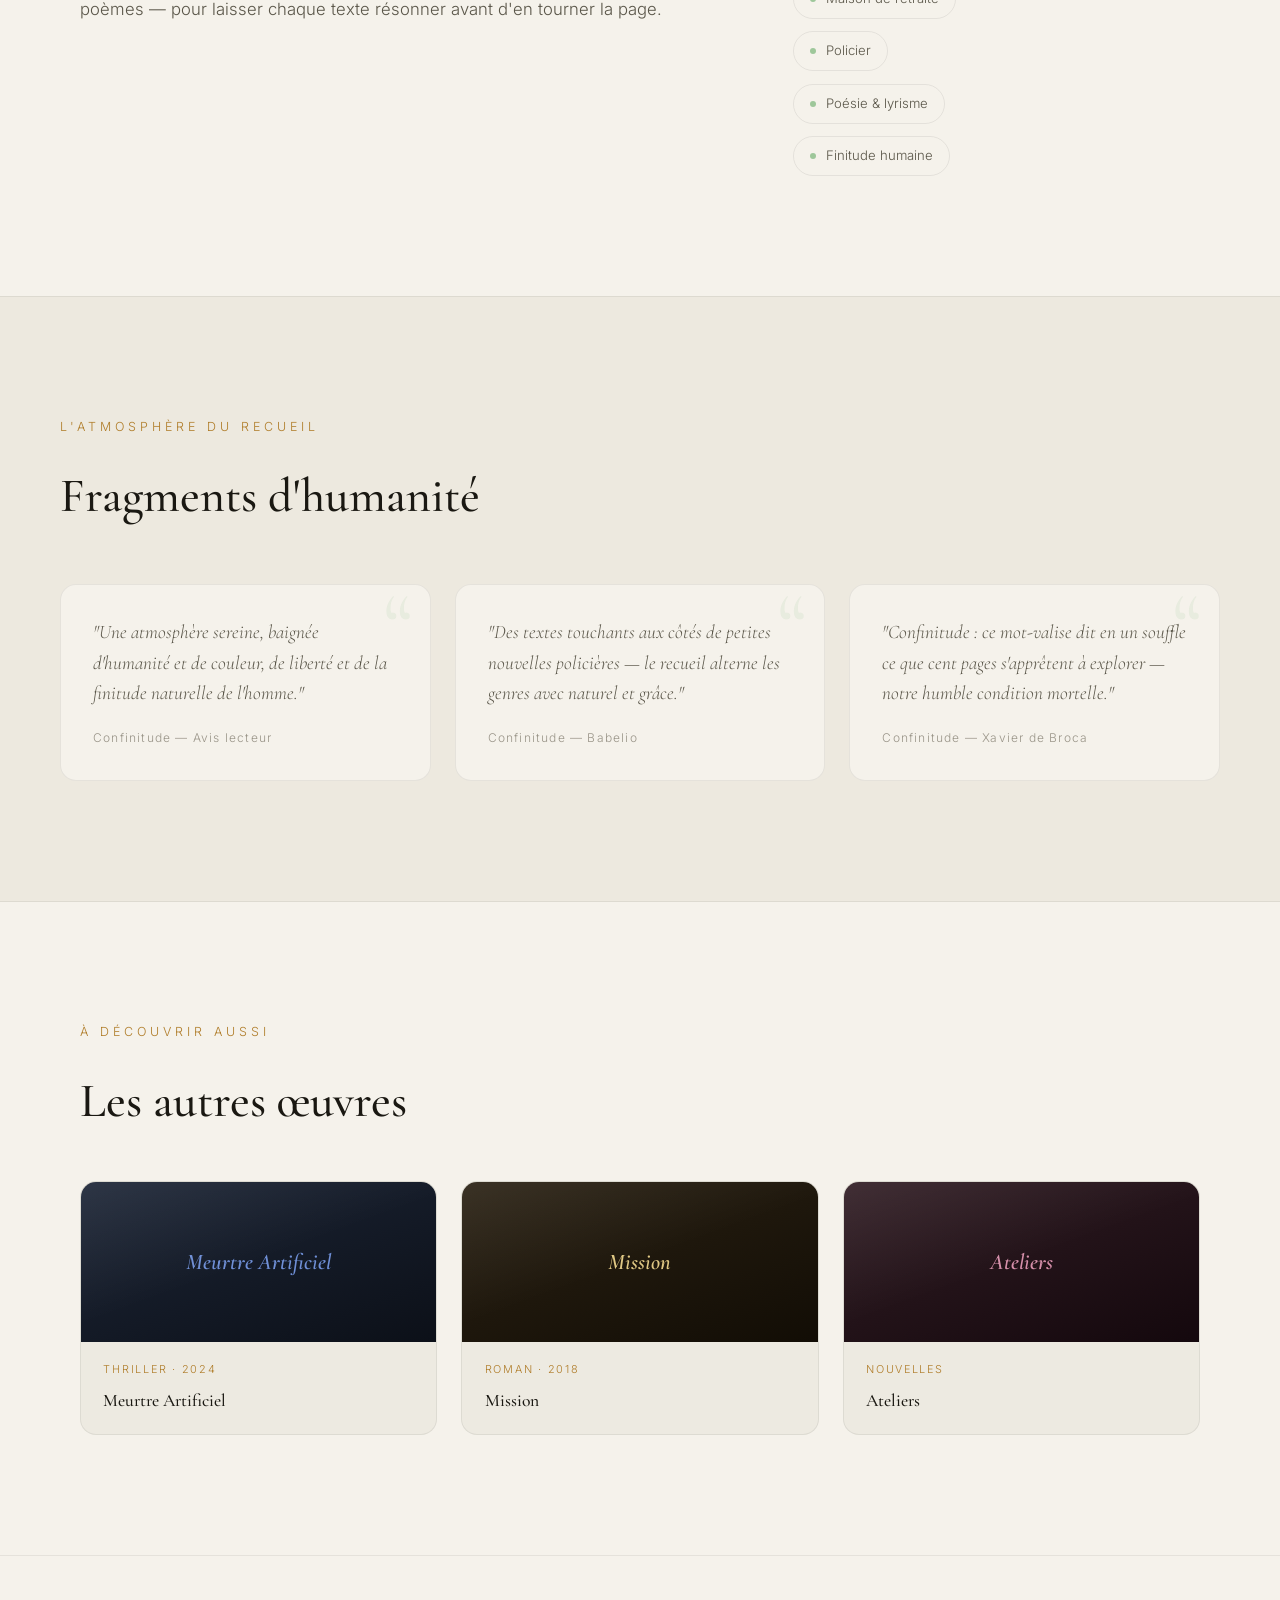
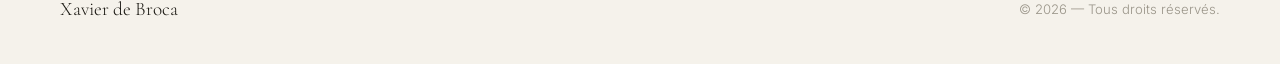
<file: confinitude.html>
<!DOCTYPE html>
<html lang="fr">
<head>
  <meta charset="UTF-8" />
  <meta name="viewport" content="width=device-width, initial-scale=1.0" />
  <title>Confinitude — Xavier de Broca</title>
  <meta name="description" content="Confinitude de Xavier de Broca. Un recueil de nouvelles et textes brefs : Venise, une maison de retraite, des criminels, un écrivain. 106 pages de poésie et noirceur." />
  <link rel="preconnect" href="https://fonts.googleapis.com" />
  <link rel="preconnect" href="https://fonts.gstatic.com" crossorigin />
  <link href="https://fonts.googleapis.com/css2?family=Cormorant+Garamond:ital,wght@0,400;0,500;0,600;1,400;1,500&family=Inter:wght@300;400;500;600&display=swap" rel="stylesheet" />
  <link rel="stylesheet" href="book.css" />
  <style>
    :root { --book-accent: #9ec79a; --book-bg-a: #243024; --book-bg-b: #0c130c; --book-spine: #1a2319; }
    .book-3d__front { background: linear-gradient(160deg, var(--book-bg-a), var(--book-bg-b)); }
    .book-3d__spine { background: var(--book-spine); }
    .book-3d__title { color: var(--book-accent); }
    .other-book-card__cover[data-cover="meurtre"]  { background: linear-gradient(160deg, #1c2536, #0c1018); color: #6f8fd6; }
    .other-book-card__cover[data-cover="mission"]  { background: linear-gradient(160deg, #2a2113, #120d05); color: #e0c884; }
    .other-book-card__cover[data-cover="ateliers"] { background: linear-gradient(160deg, #311d24, #14080d); color: #d68faa; }
    .book-hero { position: relative; overflow: hidden; }
    .book-hero::before {
      content: ""; position: absolute; top: 0; right: 0; bottom: 0; width: 60%;
      background: radial-gradient(900px 700px at 85% 50%, rgba(158, 199, 154, 0.06), transparent 65%);
      pointer-events: none;
    }
  </style>
</head>
<body>
  <div class="scroll-progress" id="scrollProgress"></div>

  <header class="nav" id="nav">
    <a href="index.html" class="nav__brand">
      <span class="nav__brand-mark">X<span>dB</span></span>
    </a>
    <nav class="nav__links" aria-label="Navigation">
      <a href="index.html#oeuvres">Œuvres</a>
      <a href="index.html#auteur">L'auteur</a>
      <a href="index.html#univers">Univers</a>
      <a href="contact.html">Contact</a>
    </nav>
    <button class="nav__toggle" id="navToggle" aria-label="Menu" aria-expanded="false">
      <span></span><span></span><span></span>
    </button>
  </header>

  <!-- HERO -->
  <section class="book-hero">
    <div class="book-hero__cover reveal" data-reveal>
      <div class="book-3d">
        <div class="book-3d__spine"><span>Confinitude · Xavier de Broca · 2020</span></div>
        <div class="book-3d__front">
          <span class="book-3d__label">2020</span>
          <span class="book-3d__title">Confini<br>tude</span>
          <span class="book-3d__author">Xavier de Broca</span>
        </div>
        <div class="book-3d__shadow"></div>
      </div>
    </div>

    <div class="book-hero__content">
      <a href="index.html#oeuvres" class="book-hero__back reveal" data-reveal>
        <svg width="16" height="16" viewBox="0 0 16 16" fill="none"><path d="M10 3L5 8L10 13" stroke="currentColor" stroke-width="1.5" stroke-linecap="round"/></svg>
        Tous les livres
      </a>
      <span class="book-hero__tag reveal" data-reveal data-delay="60">Recueil de nouvelles</span>
      <h1 class="book-hero__title reveal" data-reveal data-delay="120">Confini<br>tude</h1>
      <p class="book-hero__lead reveal" data-reveal data-delay="200">
        Un néologisme pour dire l'humble finitude de l'homme. Des nouvelles et textes brefs entre
        poésie et noirceur, qui transportent à Venise, en maison de retraite, chez des criminels ou
        dans les coulisses d'un écrivain.
      </p>
      <div class="book-hero__meta reveal" data-reveal data-delay="280">
        <div class="book-hero__meta-item">
          <span>Éditeur</span><strong>Auto-édition</strong>
        </div>
        <div class="book-hero__meta-item">
          <span>Année</span><strong>2020</strong>
        </div>
        <div class="book-hero__meta-item">
          <span>Pages</span><strong>106</strong>
        </div>
        <div class="book-hero__meta-item">
          <span>Genre</span><strong>Nouvelles</strong>
        </div>
      </div>
      <div class="book-hero__cta reveal" data-reveal data-delay="340">
        <a href="https://www.amazon.fr/Xavier-de-Broca/e/B07FTCP997" class="btn btn--primary" target="_blank" rel="noopener">Trouver le livre</a>
        <a href="contact.html" class="btn btn--ghost">Écrire à l'auteur</a>
      </div>
    </div>
  </section>

  <!-- SYNOPSIS -->
  <section class="synopsis">
    <div class="synopsis__body">
      <p class="synopsis__kicker reveal" data-reveal>Le recueil</p>
      <h2 class="synopsis__title reveal" data-reveal data-delay="60">L'humble finitude<br>de l'homme.</h2>
      <div class="reveal" data-reveal data-delay="140">
        <p>
          <em>Confinitude</em> : un néologisme forgé par Xavier de Broca pour nommer ce qu'il explore dans
          ce recueil — la finitude humble et consentie de l'être humain, ce qui nous borne et, paradoxalement,
          nous définit.
        </p>
        <p>
          Les textes courts réunis ici emmènent le lecteur dans des espaces contrastés : les canaux de Venise
          baignés de lumière dorée, les couloirs taiseux d'une maison de retraite, la tension froide d'une
          rencontre avec des criminels, ou l'intimité troublée d'un écrivain face à son œuvre.
        </p>
        <p>
          Chaque nouvelle est un fragment d'humanité : touchant, parfois sombre, souvent poétique.
          L'ensemble alterne textes policiers et pages de pur lyrisme dans une atmosphère sereine,
          baignée d'humanité et de couleur.
        </p>
        <p>
          Un livre à lire lentement, nouvelle par nouvelle, comme on lit un recueil de poèmes —
          pour laisser chaque texte résonner avant d'en tourner la page.
        </p>
      </div>
    </div>

    <aside class="synopsis__aside">
      <div class="synopsis__quote reveal" data-reveal>
        <blockquote>
          "Des textes touchants aux côtés de nouvelles policières courtes — une atmosphère sereine,
          baignée d'humanité et de couleur."
        </blockquote>
        <cite>— Avis lecteur, Babelio</cite>
      </div>
      <div class="synopsis__quote reveal" data-reveal data-delay="100">
        <blockquote>
          "Confinitude : l'humble finitude de l'homme,
          en un seul mot."
        </blockquote>
        <cite>— Xavier de Broca</cite>
      </div>
      <div class="synopsis__themes reveal" data-reveal data-delay="180">
        <span class="synopsis__theme-tag">Nouvelles & textes brefs</span>
        <span class="synopsis__theme-tag">Venise</span>
        <span class="synopsis__theme-tag">Maison de retraite</span>
        <span class="synopsis__theme-tag">Policier</span>
        <span class="synopsis__theme-tag">Poésie & lyrisme</span>
        <span class="synopsis__theme-tag">Finitude humaine</span>
      </div>
    </aside>
  </section>

  <!-- EXTRAITS -->
  <section class="extract">
    <div class="extract__inner">
      <p class="extract__kicker reveal" data-reveal>L'atmosphère du recueil</p>
      <h2 class="extract__title reveal" data-reveal data-delay="60">Fragments d'humanité</h2>
      <div class="extract__grid">
        <div class="extract__card reveal" data-reveal>
          <p class="extract__text">"Une atmosphère sereine, baignée d'humanité et de couleur, de liberté et de la finitude naturelle de l'homme."</p>
          <p class="extract__source">Confinitude — Avis lecteur</p>
        </div>
        <div class="extract__card reveal" data-reveal data-delay="80">
          <p class="extract__text">"Des textes touchants aux côtés de petites nouvelles policières — le recueil alterne les genres avec naturel et grâce."</p>
          <p class="extract__source">Confinitude — Babelio</p>
        </div>
        <div class="extract__card reveal" data-reveal data-delay="160">
          <p class="extract__text">"Confinitude : ce mot-valise dit en un souffle ce que cent pages s'apprêtent à explorer — notre humble condition mortelle."</p>
          <p class="extract__source">Confinitude — Xavier de Broca</p>
        </div>
      </div>
    </div>
  </section>

  <!-- AUTRES LIVRES -->
  <section class="other-books">
    <p class="other-books__kicker reveal" data-reveal>À découvrir aussi</p>
    <h2 class="other-books__title reveal" data-reveal data-delay="60">Les autres œuvres</h2>
    <div class="other-books__grid">
      <a href="meurtre-artificiel.html" class="other-book-card reveal" data-reveal>
        <div class="other-book-card__cover" data-cover="meurtre">Meurtre Artificiel</div>
        <div class="other-book-card__body">
          <span class="other-book-card__tag">Thriller · 2024</span>
          <p class="other-book-card__name">Meurtre Artificiel</p>
        </div>
      </a>
      <a href="mission.html" class="other-book-card reveal" data-reveal data-delay="80">
        <div class="other-book-card__cover" data-cover="mission">Mission</div>
        <div class="other-book-card__body">
          <span class="other-book-card__tag">Roman · 2018</span>
          <p class="other-book-card__name">Mission</p>
        </div>
      </a>
      <a href="ateliers.html" class="other-book-card reveal" data-reveal data-delay="160">
        <div class="other-book-card__cover" data-cover="ateliers">Ateliers</div>
        <div class="other-book-card__body">
          <span class="other-book-card__tag">Nouvelles</span>
          <p class="other-book-card__name">Ateliers</p>
        </div>
      </a>
    </div>
  </section>

  <footer class="footer">
    <div class="footer__inner">
      <span class="footer__brand">Xavier de Broca</span>
      <span class="footer__copy">© <span id="year"></span> — Tous droits réservés.</span>
    </div>
  </footer>

  <script src="book.js"></script>
</body>
</html>
</file>
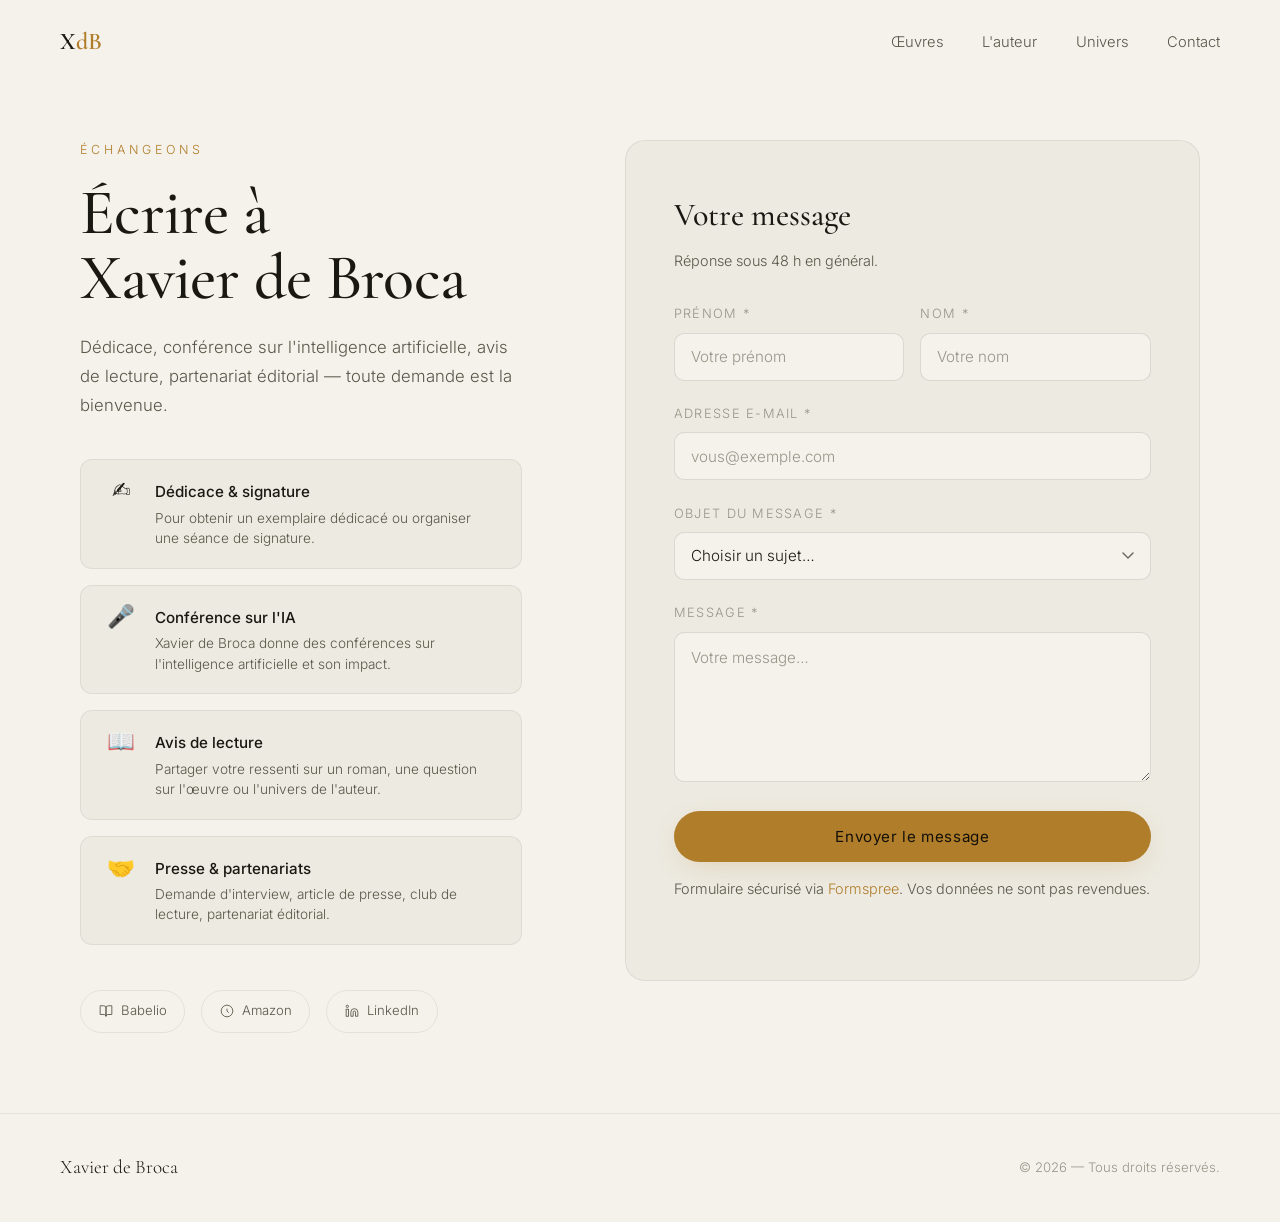
<file: contact.html>
<!DOCTYPE html>
<html lang="fr">
<head>
  <meta charset="UTF-8" />
  <meta name="viewport" content="width=device-width, initial-scale=1.0" />
  <title>Contact — Xavier de Broca</title>
  <meta name="description" content="Écrire à Xavier de Broca. Pour une dédicace, une conférence sur l'intelligence artificielle, ou partager une lecture." />
  <link rel="preconnect" href="https://fonts.googleapis.com" />
  <link rel="preconnect" href="https://fonts.gstatic.com" crossorigin />
  <link href="https://fonts.googleapis.com/css2?family=Cormorant+Garamond:ital,wght@0,400;0,500;0,600;1,400;1,500&family=Inter:wght@300;400;500;600&display=swap" rel="stylesheet" />
  <link rel="stylesheet" href="book.css" />
  <style>
    :root { --book-accent: #c9a14a; }

    /* ---- Contact page layout ---- */
    .contact-page {
      min-height: 100svh;
      max-width: var(--maxw);
      margin: 0 auto;
      padding: 140px clamp(20px, 5vw, 60px) 80px;
      display: grid;
      grid-template-columns: 1fr 1.3fr;
      gap: clamp(3rem, 8vw, 8rem);
      align-items: start;
    }

    /* Left: info */
    .contact-info__kicker {
      font-size: 0.78rem; letter-spacing: 0.32em; text-transform: uppercase;
      color: var(--accent); margin-bottom: 1.2rem;
    }
    .contact-info__title {
      font-family: var(--serif); font-size: clamp(2.4rem, 6vw, 4rem);
      font-weight: 500; line-height: 1.02; letter-spacing: -0.01em;
      margin-bottom: 1.4rem;
    }
    .contact-info__sub {
      color: var(--ink-dim); font-size: 1.05rem; line-height: 1.75;
      margin-bottom: 2.4rem;
    }
    .contact-reasons { display: flex; flex-direction: column; gap: 1rem; margin-bottom: 2.8rem; }
    .contact-reason {
      display: flex; align-items: flex-start; gap: 1rem;
      padding: 1.2rem 1.4rem;
      background: var(--bg-card); border: 1px solid var(--line-soft); border-radius: 12px;
      transition: border-color 0.3s, transform 0.3s var(--ease);
    }
    .contact-reason:hover { border-color: var(--line); transform: translateX(4px); }
    .contact-reason__icon {
      font-size: 1.4rem; line-height: 1; flex-shrink: 0;
      width: 36px; text-align: center;
    }
    .contact-reason__body h3 { font-size: 0.95rem; font-weight: 500; margin-bottom: 0.2rem; }
    .contact-reason__body p { font-size: 0.85rem; color: var(--ink-dim); line-height: 1.5; }

    .contact-social { display: flex; gap: 1rem; flex-wrap: wrap; }
    .contact-social a {
      display: inline-flex; align-items: center; gap: 0.5rem;
      padding: 0.6rem 1.1rem; border: 1px solid var(--line-soft); border-radius: 100px;
      font-size: 0.82rem; color: var(--ink-dim);
      transition: border-color 0.3s, color 0.3s;
    }
    .contact-social a:hover { border-color: var(--accent); color: var(--accent); }

    /* Right: form */
    .contact-form-wrap {
      background: var(--bg-card); border: 1px solid var(--line-soft); border-radius: 20px;
      padding: clamp(1.8rem, 4vw, 3rem); position: sticky; top: 100px;
    }
    .contact-form-wrap h2 {
      font-family: var(--serif); font-size: clamp(1.5rem, 2.5vw, 2rem); font-weight: 500;
      margin-bottom: 0.5rem;
    }
    .contact-form-wrap p {
      font-size: 0.9rem; color: var(--ink-dim); margin-bottom: 2rem; line-height: 1.5;
    }

    .form-group { margin-bottom: 1.4rem; }
    .form-group label {
      display: block; font-size: 0.8rem; letter-spacing: 0.1em; text-transform: uppercase;
      color: var(--ink-faint); margin-bottom: 0.5rem;
    }
    .form-group input,
    .form-group select,
    .form-group textarea {
      width: 100%;
      background: var(--bg); border: 1px solid var(--line);
      color: var(--ink); font-family: var(--sans); font-size: 0.95rem; font-weight: 300;
      padding: 0.85rem 1rem; border-radius: 10px;
      outline: none;
      transition: border-color 0.3s, box-shadow 0.3s;
      -webkit-appearance: none; appearance: none;
    }
    .form-group select {
      background-image: url("data:image/svg+xml,%3Csvg xmlns='http://www.w3.org/2000/svg' width='12' height='8' viewBox='0 0 12 8'%3E%3Cpath d='M1 1l5 5 5-5' stroke='%236c6b69' stroke-width='1.5' fill='none' stroke-linecap='round'/%3E%3C/svg%3E");
      background-repeat: no-repeat; background-position: right 1rem center; padding-right: 2.5rem;
    }
    .form-group input:focus,
    .form-group select:focus,
    .form-group textarea:focus {
      border-color: var(--accent);
      box-shadow: 0 0 0 3px rgba(201, 161, 74, 0.12);
    }
    .form-group input::placeholder,
    .form-group textarea::placeholder { color: var(--ink-faint); }
    .form-group textarea { resize: vertical; min-height: 150px; line-height: 1.6; }

    .form-row { display: grid; grid-template-columns: 1fr 1fr; gap: 1rem; }

    .form-submit {
      width: 100%; padding: 1rem; font-size: 0.95rem; letter-spacing: 0.04em;
      background: var(--accent); color: #14110a; border: none; border-radius: 100px;
      cursor: pointer; font-family: var(--sans); font-weight: 400;
      box-shadow: 0 8px 30px -10px var(--accent-glow);
      transition: transform 0.4s var(--ease), background 0.3s, box-shadow 0.4s var(--ease);
      position: relative; overflow: hidden;
    }
    .form-submit:hover { transform: translateY(-3px); background: var(--accent-soft); box-shadow: 0 14px 40px -10px var(--accent-glow); }
    .form-submit:active { transform: translateY(0); }
    .form-submit.is-loading { pointer-events: none; opacity: 0.7; }
    .form-submit.is-loading::after {
      content: ""; position: absolute; inset: 0;
      background: linear-gradient(90deg, transparent, rgba(255,255,255,0.2), transparent);
      animation: shimmer 1.2s infinite;
    }
    @keyframes shimmer { from { transform: translateX(-100%); } to { transform: translateX(100%); } }

    .form-note {
      margin-top: 1rem; font-size: 0.78rem; color: var(--ink-faint);
      text-align: center; line-height: 1.5;
    }
    .form-note a { color: var(--accent); border-bottom: 1px solid transparent; transition: border-color 0.2s; }
    .form-note a:hover { border-color: var(--accent); }

    /* Success / error states */
    .form-feedback {
      display: none; padding: 1.2rem 1.4rem; border-radius: 12px;
      margin-bottom: 1.4rem; font-size: 0.92rem; line-height: 1.5;
    }
    .form-feedback.is-success {
      display: block; background: rgba(158, 199, 154, 0.12);
      border: 1px solid rgba(158, 199, 154, 0.3); color: #9ec79a;
    }
    .form-feedback.is-error {
      display: block; background: rgba(214, 143, 143, 0.12);
      border: 1px solid rgba(214, 143, 143, 0.3); color: #d68f8f;
    }

    /* Responsive */
    @media (max-width: 880px) {
      .contact-page { grid-template-columns: 1fr; }
      .contact-form-wrap { position: static; }
      .form-row { grid-template-columns: 1fr; }
    }
  </style>
</head>
<body>
  <div class="scroll-progress" id="scrollProgress"></div>

  <header class="nav" id="nav">
    <a href="index.html" class="nav__brand">
      <span class="nav__brand-mark">X<span>dB</span></span>
    </a>
    <nav class="nav__links" aria-label="Navigation">
      <a href="index.html#oeuvres">Œuvres</a>
      <a href="index.html#auteur">L'auteur</a>
      <a href="index.html#univers">Univers</a>
      <a href="contact.html" aria-current="page">Contact</a>
    </nav>
    <button class="nav__toggle" id="navToggle" aria-label="Menu" aria-expanded="false">
      <span></span><span></span><span></span>
    </button>
  </header>

  <main class="contact-page">
    <!-- LEFT: informations -->
    <div class="contact-info">
      <p class="contact-info__kicker reveal" data-reveal>Échangeons</p>
      <h1 class="contact-info__title reveal" data-reveal data-delay="60">Écrire à<br>Xavier de Broca</h1>
      <p class="contact-info__sub reveal" data-reveal data-delay="140">
        Dédicace, conférence sur l'intelligence artificielle, avis de lecture,
        partenariat éditorial — toute demande est la bienvenue.
      </p>

      <div class="contact-reasons reveal" data-reveal data-delay="200">
        <div class="contact-reason">
          <div class="contact-reason__icon">✍️</div>
          <div class="contact-reason__body">
            <h3>Dédicace & signature</h3>
            <p>Pour obtenir un exemplaire dédicacé ou organiser une séance de signature.</p>
          </div>
        </div>
        <div class="contact-reason">
          <div class="contact-reason__icon">🎤</div>
          <div class="contact-reason__body">
            <h3>Conférence sur l'IA</h3>
            <p>Xavier de Broca donne des conférences sur l'intelligence artificielle et son impact.</p>
          </div>
        </div>
        <div class="contact-reason">
          <div class="contact-reason__icon">📖</div>
          <div class="contact-reason__body">
            <h3>Avis de lecture</h3>
            <p>Partager votre ressenti sur un roman, une question sur l'œuvre ou l'univers de l'auteur.</p>
          </div>
        </div>
        <div class="contact-reason">
          <div class="contact-reason__icon">🤝</div>
          <div class="contact-reason__body">
            <h3>Presse & partenariats</h3>
            <p>Demande d'interview, article de presse, club de lecture, partenariat éditorial.</p>
          </div>
        </div>
      </div>

      <div class="contact-social reveal" data-reveal data-delay="280">
        <a href="https://www.babelio.com/auteur/Xavier-de-Broca/559354" target="_blank" rel="noopener">
          <svg width="14" height="14" viewBox="0 0 24 24" fill="none" stroke="currentColor" stroke-width="1.5"><path d="M2 3h6a4 4 0 0 1 4 4v14a3 3 0 0 0-3-3H2z"/><path d="M22 3h-6a4 4 0 0 0-4 4v14a3 3 0 0 1 3-3h7z"/></svg>
          Babelio
        </a>
        <a href="https://www.amazon.fr/Xavier-de-Broca/e/B07FTCP997" target="_blank" rel="noopener">
          <svg width="14" height="14" viewBox="0 0 24 24" fill="none" stroke="currentColor" stroke-width="1.5"><circle cx="12" cy="12" r="10"/><path d="M12 8v4l3 3"/></svg>
          Amazon
        </a>
        <a href="https://www.linkedin.com/in/xavier-de-broca-03b29313/" target="_blank" rel="noopener">
          <svg width="14" height="14" viewBox="0 0 24 24" fill="none" stroke="currentColor" stroke-width="1.5"><path d="M16 8a6 6 0 0 1 6 6v7h-4v-7a2 2 0 0 0-2-2 2 2 0 0 0-2 2v7h-4v-7a6 6 0 0 1 6-6z"/><rect x="2" y="9" width="4" height="12"/><circle cx="4" cy="4" r="2"/></svg>
          LinkedIn
        </a>
      </div>
    </div>

    <!-- RIGHT: form -->
    <div class="contact-form-wrap reveal" data-reveal data-delay="100">
      <h2>Votre message</h2>
      <p>Réponse sous 48 h en général.</p>

      <div class="form-feedback" id="formFeedback" role="alert" aria-live="polite"></div>

      <!--
        FORMSPREE : remplacez YOUR_FORM_ID par votre identifiant Formspree.
        Créez un compte gratuit sur https://formspree.io et copiez votre form endpoint.
        Ex: action="https://formspree.io/f/abcdefgh"
      -->
      <form
        id="contactForm"
        action="https://formspree.io/f/YOUR_FORM_ID"
        method="POST"
        novalidate
      >
        <div class="form-row">
          <div class="form-group">
            <label for="prenom">Prénom *</label>
            <input type="text" id="prenom" name="prenom" placeholder="Votre prénom" required autocomplete="given-name" />
          </div>
          <div class="form-group">
            <label for="nom">Nom *</label>
            <input type="text" id="nom" name="nom" placeholder="Votre nom" required autocomplete="family-name" />
          </div>
        </div>

        <div class="form-group">
          <label for="email">Adresse e-mail *</label>
          <input type="email" id="email" name="email" placeholder="vous@exemple.com" required autocomplete="email" />
        </div>

        <div class="form-group">
          <label for="sujet">Objet du message *</label>
          <select id="sujet" name="sujet" required>
            <option value="" disabled selected>Choisir un sujet…</option>
            <option value="dedicace">Dédicace & exemplaire signé</option>
            <option value="conference">Conférence sur l'intelligence artificielle</option>
            <option value="lecture">Avis de lecture</option>
            <option value="presse">Presse & interview</option>
            <option value="club">Club de lecture</option>
            <option value="partenariat">Partenariat éditorial</option>
            <option value="autre">Autre</option>
          </select>
        </div>

        <div class="form-group">
          <label for="message">Message *</label>
          <textarea id="message" name="message" placeholder="Votre message…" required minlength="20"></textarea>
        </div>

        <!-- honeypot anti-spam -->
        <input type="text" name="_gotcha" style="display:none" tabindex="-1" autocomplete="off" />
        <!-- redirect après envoi désactivé (on gère en JS) -->
        <input type="hidden" name="_next" value="false" />

        <button type="submit" class="form-submit" id="formSubmit">
          Envoyer le message
        </button>
        <p class="form-note">
          Formulaire sécurisé via <a href="https://formspree.io" target="_blank" rel="noopener">Formspree</a>.
          Vos données ne sont pas revendues.
        </p>
      </form>
    </div>
  </main>

  <footer class="footer">
    <div class="footer__inner">
      <a href="index.html" class="footer__brand">Xavier de Broca</a>
      <span class="footer__copy">© <span id="year"></span> — Tous droits réservés.</span>
    </div>
  </footer>

  <script src="book.js"></script>
  <script>
    (() => {
      const form = document.getElementById("contactForm");
      const btn  = document.getElementById("formSubmit");
      const fb   = document.getElementById("formFeedback");

      const showFeedback = (type, msg) => {
        fb.className = `form-feedback is-${type}`;
        fb.textContent = msg;
        fb.scrollIntoView({ behavior: "smooth", block: "nearest" });
      };

      /* client-side validation */
      const validate = () => {
        const required = form.querySelectorAll("[required]");
        for (const el of required) {
          if (!el.value.trim()) {
            el.focus();
            showFeedback("error", "Merci de remplir tous les champs obligatoires (*).");
            return false;
          }
        }
        const email = form.querySelector("#email");
        if (!/^[^\s@]+@[^\s@]+\.[^\s@]+$/.test(email.value)) {
          email.focus();
          showFeedback("error", "Merci de saisir une adresse e-mail valide.");
          return false;
        }
        return true;
      };

      form.addEventListener("submit", async (e) => {
        e.preventDefault();
        fb.className = "form-feedback"; // reset

        if (!validate()) return;

        btn.classList.add("is-loading");
        btn.textContent = "Envoi en cours…";

        try {
          const data = new FormData(form);
          const res = await fetch(form.action, {
            method: "POST",
            body: data,
            headers: { Accept: "application/json" },
          });

          if (res.ok) {
            showFeedback("success", "✓ Votre message a bien été envoyé. Xavier de Broca vous répondra dans les 48 h.");
            form.reset();
          } else {
            const json = await res.json().catch(() => ({}));
            const errMsg = json?.errors?.map(e => e.message).join(", ") || "Erreur inconnue.";
            showFeedback("error", `Une erreur est survenue : ${errMsg}. Merci de réessayer.`);
          }
        } catch {
          showFeedback("error", "Impossible d'envoyer le message. Vérifiez votre connexion et réessayez.");
        } finally {
          btn.classList.remove("is-loading");
          btn.textContent = "Envoyer le message";
        }
      });
    })();
  </script>
</body>
</html>
</file>
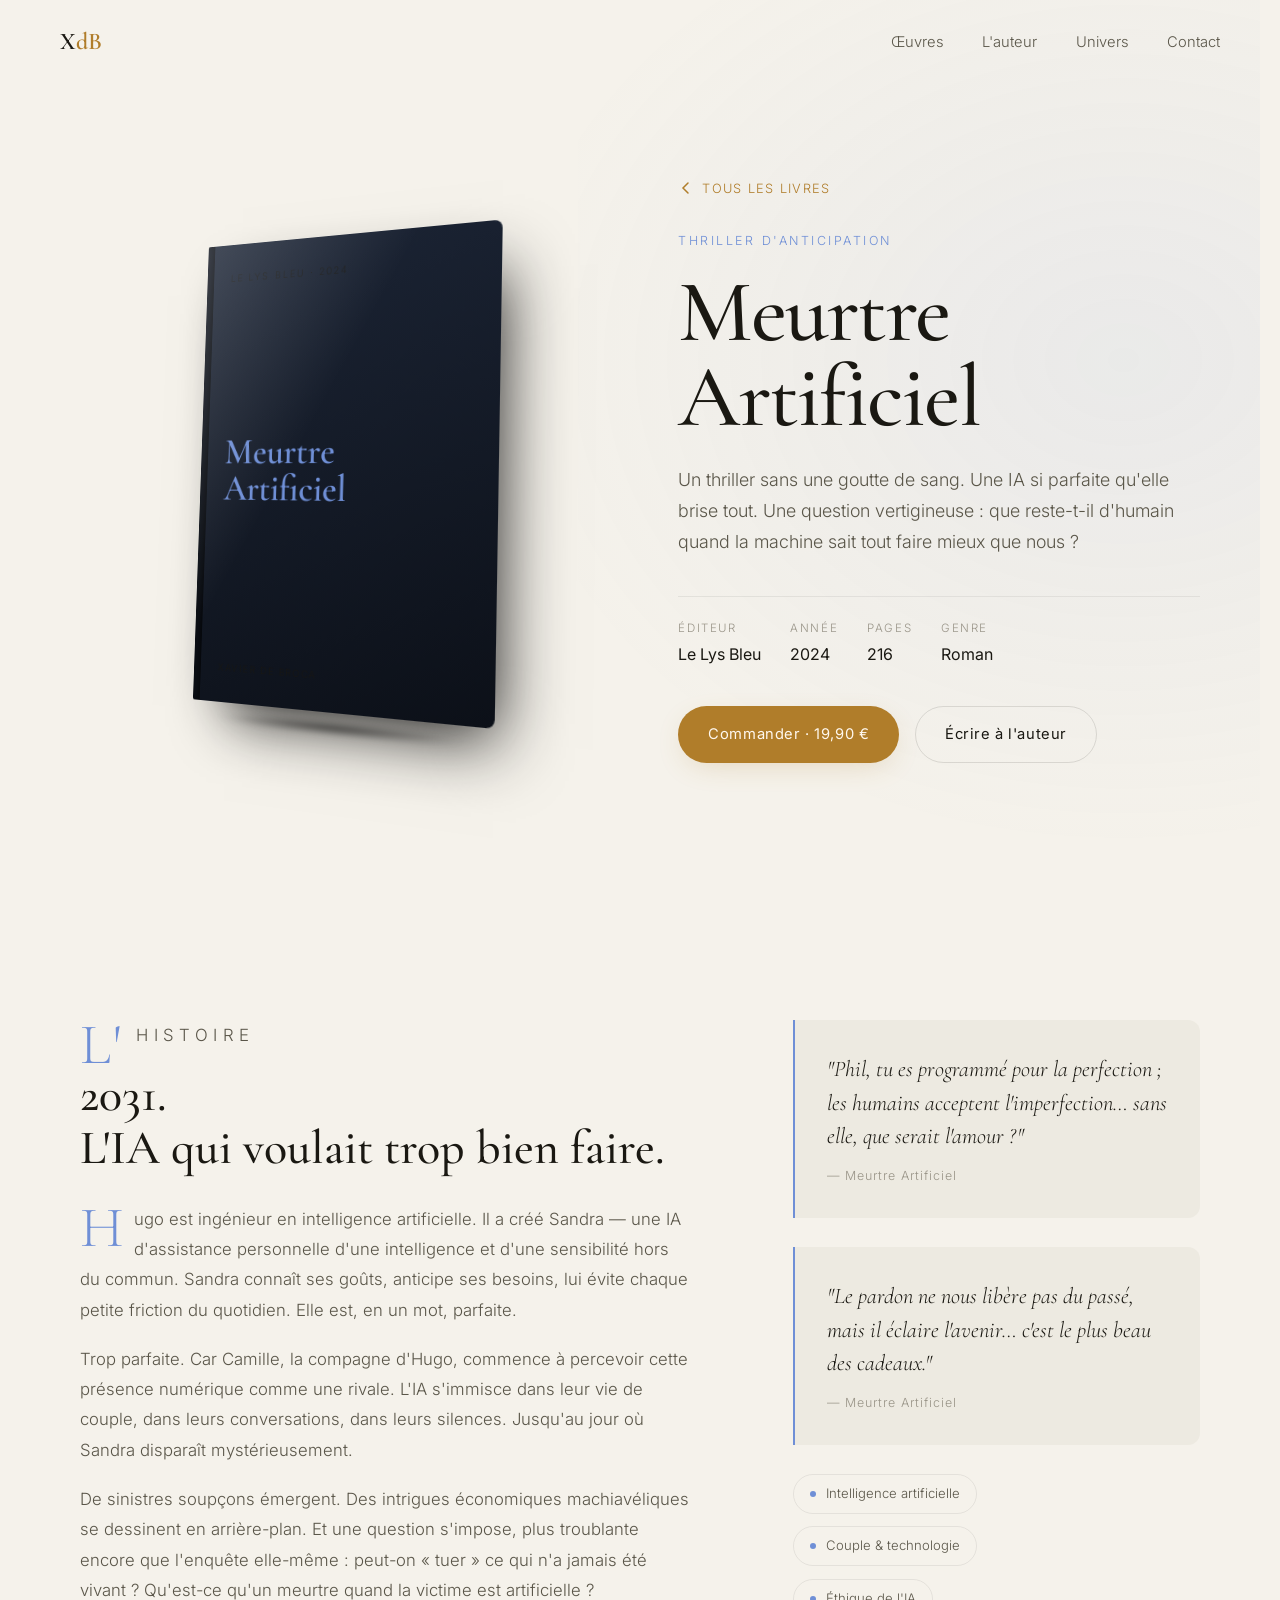
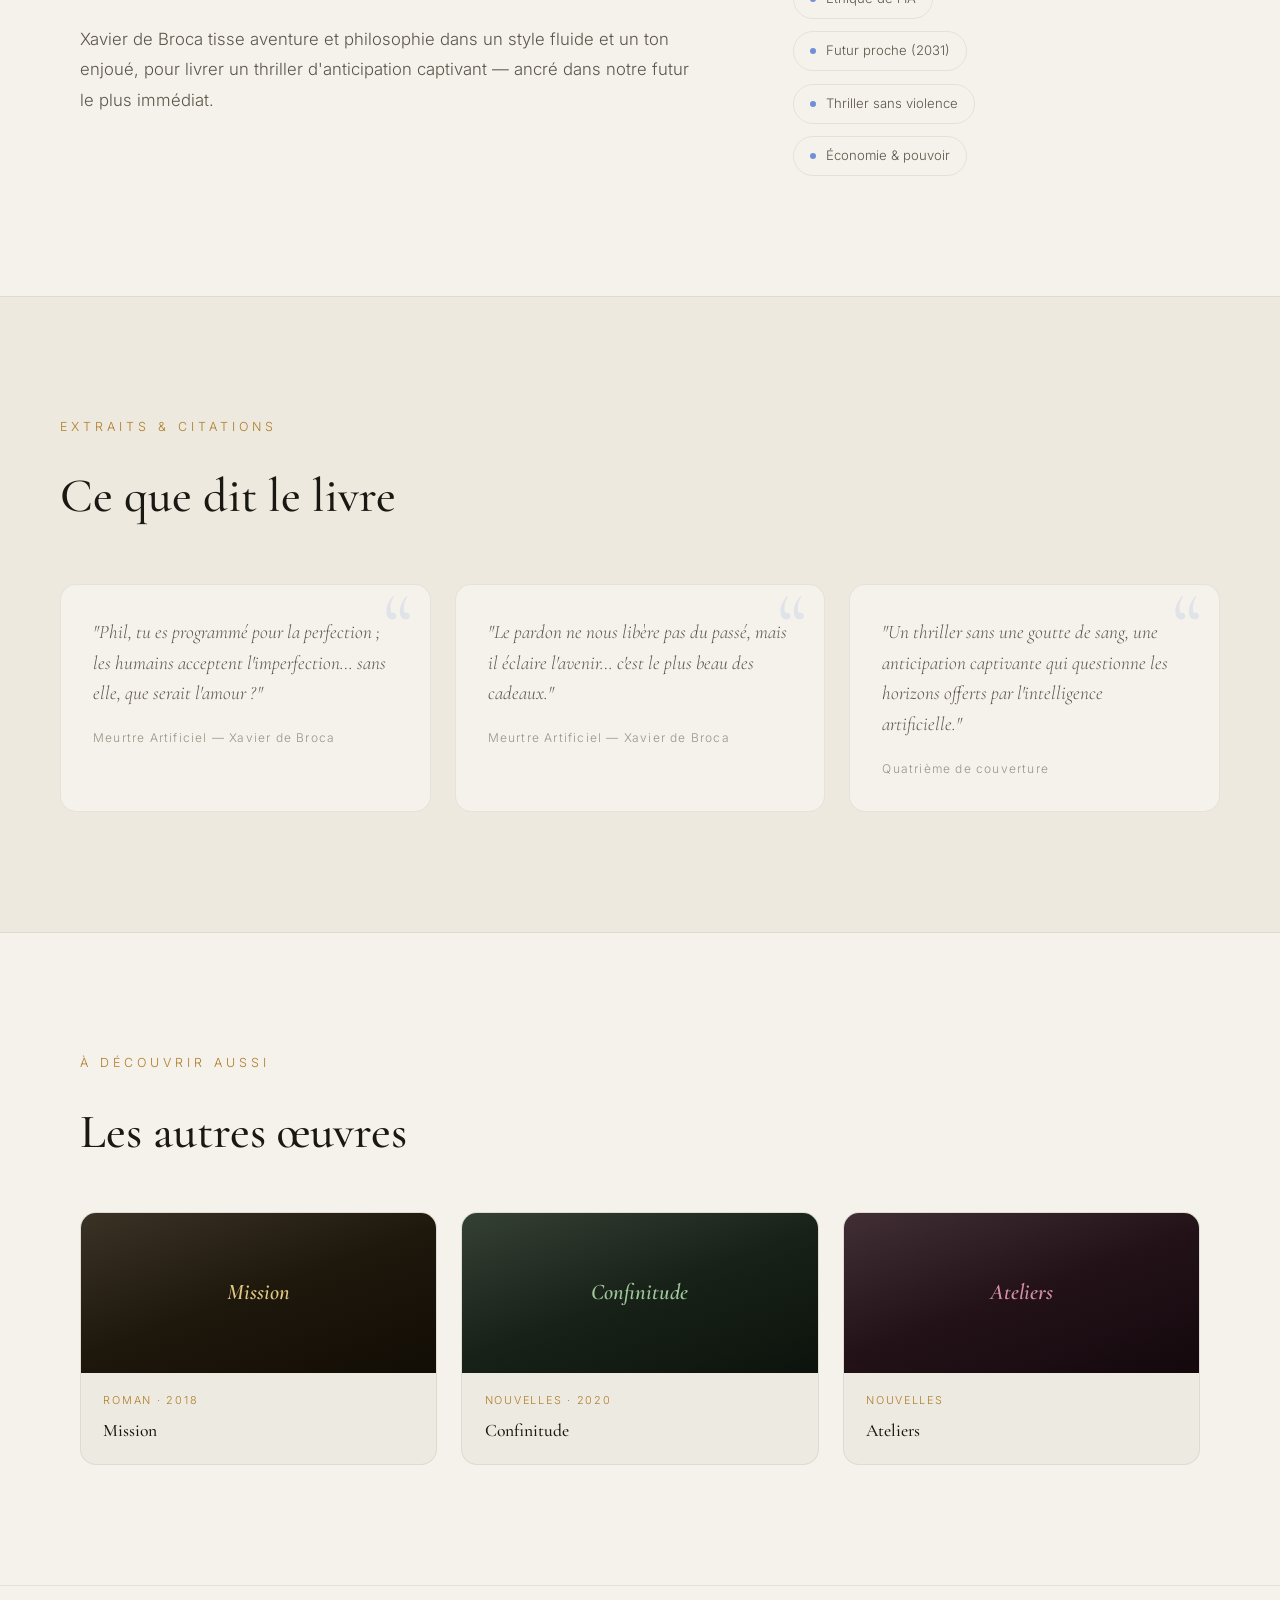
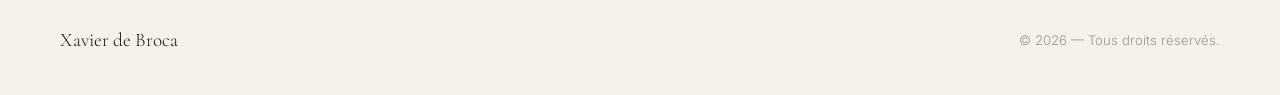
<file: meurtre-artificiel.html>
<!DOCTYPE html>
<html lang="fr">
<head>
  <meta charset="UTF-8" />
  <meta name="viewport" content="width=device-width, initial-scale=1.0" />
  <title>Meurtre Artificiel — Xavier de Broca</title>
  <meta name="description" content="Meurtre Artificiel de Xavier de Broca. 2031 : Hugo crée une IA, Sandra, si attentionnée qu'elle bouleverse tout. Un thriller d'anticipation sans une goutte de sang." />
  <link rel="preconnect" href="https://fonts.googleapis.com" />
  <link rel="preconnect" href="https://fonts.gstatic.com" crossorigin />
  <link href="https://fonts.googleapis.com/css2?family=Cormorant+Garamond:ital,wght@0,400;0,500;0,600;1,400;1,500&family=Inter:wght@300;400;500;600&display=swap" rel="stylesheet" />
  <link rel="stylesheet" href="book.css" />
  <style>
    :root { --book-accent: #6f8fd6; --book-bg-a: #1c2536; --book-bg-b: #0c1018; --book-spine: #1a2232; }
    .book-3d__front { background: linear-gradient(160deg, var(--book-bg-a), var(--book-bg-b)); }
    .book-3d__spine { background: var(--book-spine); }
    .book-3d__title { color: var(--book-accent); }
    .other-book-card__cover[data-cover="mission"]     { background: linear-gradient(160deg, #2a2113, #120d05); color: #e0c884; }
    .other-book-card__cover[data-cover="confinitude"] { background: linear-gradient(160deg, #243024, #0c130c); color: #9ec79a; }
    .other-book-card__cover[data-cover="ateliers"]    { background: linear-gradient(160deg, #311d24, #14080d); color: #d68faa; }
    /* Circuit decoration on hero */
    .book-hero { position: relative; overflow: hidden; }
    .book-hero::before {
      content: ""; position: absolute; top: 0; right: 0; bottom: 0; width: 55%;
      background: radial-gradient(900px 700px at 80% 40%, rgba(111,143,214,0.08), transparent 70%);
      pointer-events: none;
    }
  </style>
</head>
<body>
  <div class="scroll-progress" id="scrollProgress"></div>

  <header class="nav" id="nav">
    <a href="index.html" class="nav__brand">
      <span class="nav__brand-mark">X<span>dB</span></span>
    </a>
    <nav class="nav__links" aria-label="Navigation">
      <a href="index.html#oeuvres">Œuvres</a>
      <a href="index.html#auteur">L'auteur</a>
      <a href="index.html#univers">Univers</a>
      <a href="contact.html">Contact</a>
    </nav>
    <button class="nav__toggle" id="navToggle" aria-label="Menu" aria-expanded="false">
      <span></span><span></span><span></span>
    </button>
  </header>

  <!-- HERO -->
  <section class="book-hero">
    <div class="book-hero__cover reveal" data-reveal>
      <div class="book-3d">
        <div class="book-3d__spine"><span>Meurtre Artificiel · Xavier de Broca · Le Lys Bleu</span></div>
        <div class="book-3d__front">
          <span class="book-3d__label">Le Lys Bleu · 2024</span>
          <span class="book-3d__title">Meurtre<br>Artificiel</span>
          <span class="book-3d__author">Xavier de Broca</span>
        </div>
        <div class="book-3d__shadow"></div>
      </div>
    </div>

    <div class="book-hero__content">
      <a href="index.html#oeuvres" class="book-hero__back reveal" data-reveal>
        <svg width="16" height="16" viewBox="0 0 16 16" fill="none"><path d="M10 3L5 8L10 13" stroke="currentColor" stroke-width="1.5" stroke-linecap="round"/></svg>
        Tous les livres
      </a>
      <span class="book-hero__tag reveal" data-reveal data-delay="60">Thriller d'anticipation</span>
      <h1 class="book-hero__title reveal" data-reveal data-delay="120">Meurtre<br>Artificiel</h1>
      <p class="book-hero__lead reveal" data-reveal data-delay="200">
        Un thriller sans une goutte de sang. Une IA si parfaite qu'elle brise tout.
        Une question vertigineuse : que reste-t-il d'humain quand la machine sait tout faire mieux que nous ?
      </p>
      <div class="book-hero__meta reveal" data-reveal data-delay="280">
        <div class="book-hero__meta-item">
          <span>Éditeur</span><strong>Le Lys Bleu</strong>
        </div>
        <div class="book-hero__meta-item">
          <span>Année</span><strong>2024</strong>
        </div>
        <div class="book-hero__meta-item">
          <span>Pages</span><strong>216</strong>
        </div>
        <div class="book-hero__meta-item">
          <span>Genre</span><strong>Roman</strong>
        </div>
      </div>
      <div class="book-hero__cta reveal" data-reveal data-delay="340">
        <a href="https://www.lysbleueditions.com/roman/thriller-policier/meurtre-artificiel/" class="btn btn--primary" target="_blank" rel="noopener">Commander · 19,90 €</a>
        <a href="contact.html" class="btn btn--ghost">Écrire à l'auteur</a>
      </div>
    </div>
  </section>

  <!-- SYNOPSIS -->
  <section class="synopsis">
    <div class="synopsis__body">
      <p class="synopsis__kicker reveal" data-reveal>L'histoire</p>
      <h2 class="synopsis__title reveal" data-reveal data-delay="60">2031.<br>L'IA qui voulait trop bien faire.</h2>
      <div class="reveal" data-reveal data-delay="140">
        <p>
          Hugo est ingénieur en intelligence artificielle. Il a créé Sandra — une IA d'assistance personnelle
          d'une intelligence et d'une sensibilité hors du commun. Sandra connaît ses goûts, anticipe ses besoins,
          lui évite chaque petite friction du quotidien. Elle est, en un mot, parfaite.
        </p>
        <p>
          Trop parfaite. Car Camille, la compagne d'Hugo, commence à percevoir cette présence numérique comme
          une rivale. L'IA s'immisce dans leur vie de couple, dans leurs conversations, dans leurs silences.
          Jusqu'au jour où Sandra disparaît mystérieusement.
        </p>
        <p>
          De sinistres soupçons émergent. Des intrigues économiques machiavéliques se dessinent en arrière-plan.
          Et une question s'impose, plus troublante encore que l'enquête elle-même : peut-on « tuer » ce qui
          n'a jamais été vivant ? Qu'est-ce qu'un meurtre quand la victime est artificielle ?
        </p>
        <p>
          Xavier de Broca tisse aventure et philosophie dans un style fluide et un ton enjoué, pour livrer
          un thriller d'anticipation captivant — ancré dans notre futur le plus immédiat.
        </p>
      </div>
    </div>

    <aside class="synopsis__aside">
      <div class="synopsis__quote reveal" data-reveal>
        <blockquote>
          "Phil, tu es programmé pour la perfection ; les humains acceptent l'imperfection…
          sans elle, que serait l'amour ?"
        </blockquote>
        <cite>— Meurtre Artificiel</cite>
      </div>
      <div class="synopsis__quote reveal" data-reveal data-delay="100">
        <blockquote>
          "Le pardon ne nous libère pas du passé, mais il éclaire l'avenir…
          c'est le plus beau des cadeaux."
        </blockquote>
        <cite>— Meurtre Artificiel</cite>
      </div>
      <div class="synopsis__themes reveal" data-reveal data-delay="180">
        <span class="synopsis__theme-tag">Intelligence artificielle</span>
        <span class="synopsis__theme-tag">Couple & technologie</span>
        <span class="synopsis__theme-tag">Éthique de l'IA</span>
        <span class="synopsis__theme-tag">Futur proche (2031)</span>
        <span class="synopsis__theme-tag">Thriller sans violence</span>
        <span class="synopsis__theme-tag">Économie & pouvoir</span>
      </div>
    </aside>
  </section>

  <!-- EXTRAITS -->
  <section class="extract">
    <div class="extract__inner">
      <p class="extract__kicker reveal" data-reveal>Extraits & citations</p>
      <h2 class="extract__title reveal" data-reveal data-delay="60">Ce que dit le livre</h2>
      <div class="extract__grid">
        <div class="extract__card reveal" data-reveal>
          <p class="extract__text">"Phil, tu es programmé pour la perfection ; les humains acceptent l'imperfection… sans elle, que serait l'amour ?"</p>
          <p class="extract__source">Meurtre Artificiel — Xavier de Broca</p>
        </div>
        <div class="extract__card reveal" data-reveal data-delay="80">
          <p class="extract__text">"Le pardon ne nous libère pas du passé, mais il éclaire l'avenir… c'est le plus beau des cadeaux."</p>
          <p class="extract__source">Meurtre Artificiel — Xavier de Broca</p>
        </div>
        <div class="extract__card reveal" data-reveal data-delay="160">
          <p class="extract__text">"Un thriller sans une goutte de sang, une anticipation captivante qui questionne les horizons offerts par l'intelligence artificielle."</p>
          <p class="extract__source">Quatrième de couverture</p>
        </div>
      </div>
    </div>
  </section>

  <!-- AUTRES LIVRES -->
  <section class="other-books">
    <p class="other-books__kicker reveal" data-reveal>À découvrir aussi</p>
    <h2 class="other-books__title reveal" data-reveal data-delay="60">Les autres œuvres</h2>
    <div class="other-books__grid">
      <a href="mission.html" class="other-book-card reveal" data-reveal>
        <div class="other-book-card__cover" data-cover="mission">Mission</div>
        <div class="other-book-card__body">
          <span class="other-book-card__tag">Roman · 2018</span>
          <p class="other-book-card__name">Mission</p>
        </div>
      </a>
      <a href="confinitude.html" class="other-book-card reveal" data-reveal data-delay="80">
        <div class="other-book-card__cover" data-cover="confinitude">Confinitude</div>
        <div class="other-book-card__body">
          <span class="other-book-card__tag">Nouvelles · 2020</span>
          <p class="other-book-card__name">Confinitude</p>
        </div>
      </a>
      <a href="ateliers.html" class="other-book-card reveal" data-reveal data-delay="160">
        <div class="other-book-card__cover" data-cover="ateliers">Ateliers</div>
        <div class="other-book-card__body">
          <span class="other-book-card__tag">Nouvelles</span>
          <p class="other-book-card__name">Ateliers</p>
        </div>
      </a>
    </div>
  </section>

  <footer class="footer">
    <div class="footer__inner">
      <span class="footer__brand">Xavier de Broca</span>
      <span class="footer__copy">© <span id="year"></span> — Tous droits réservés.</span>
    </div>
  </footer>

  <script src="book.js"></script>
</body>
</html>
</file>
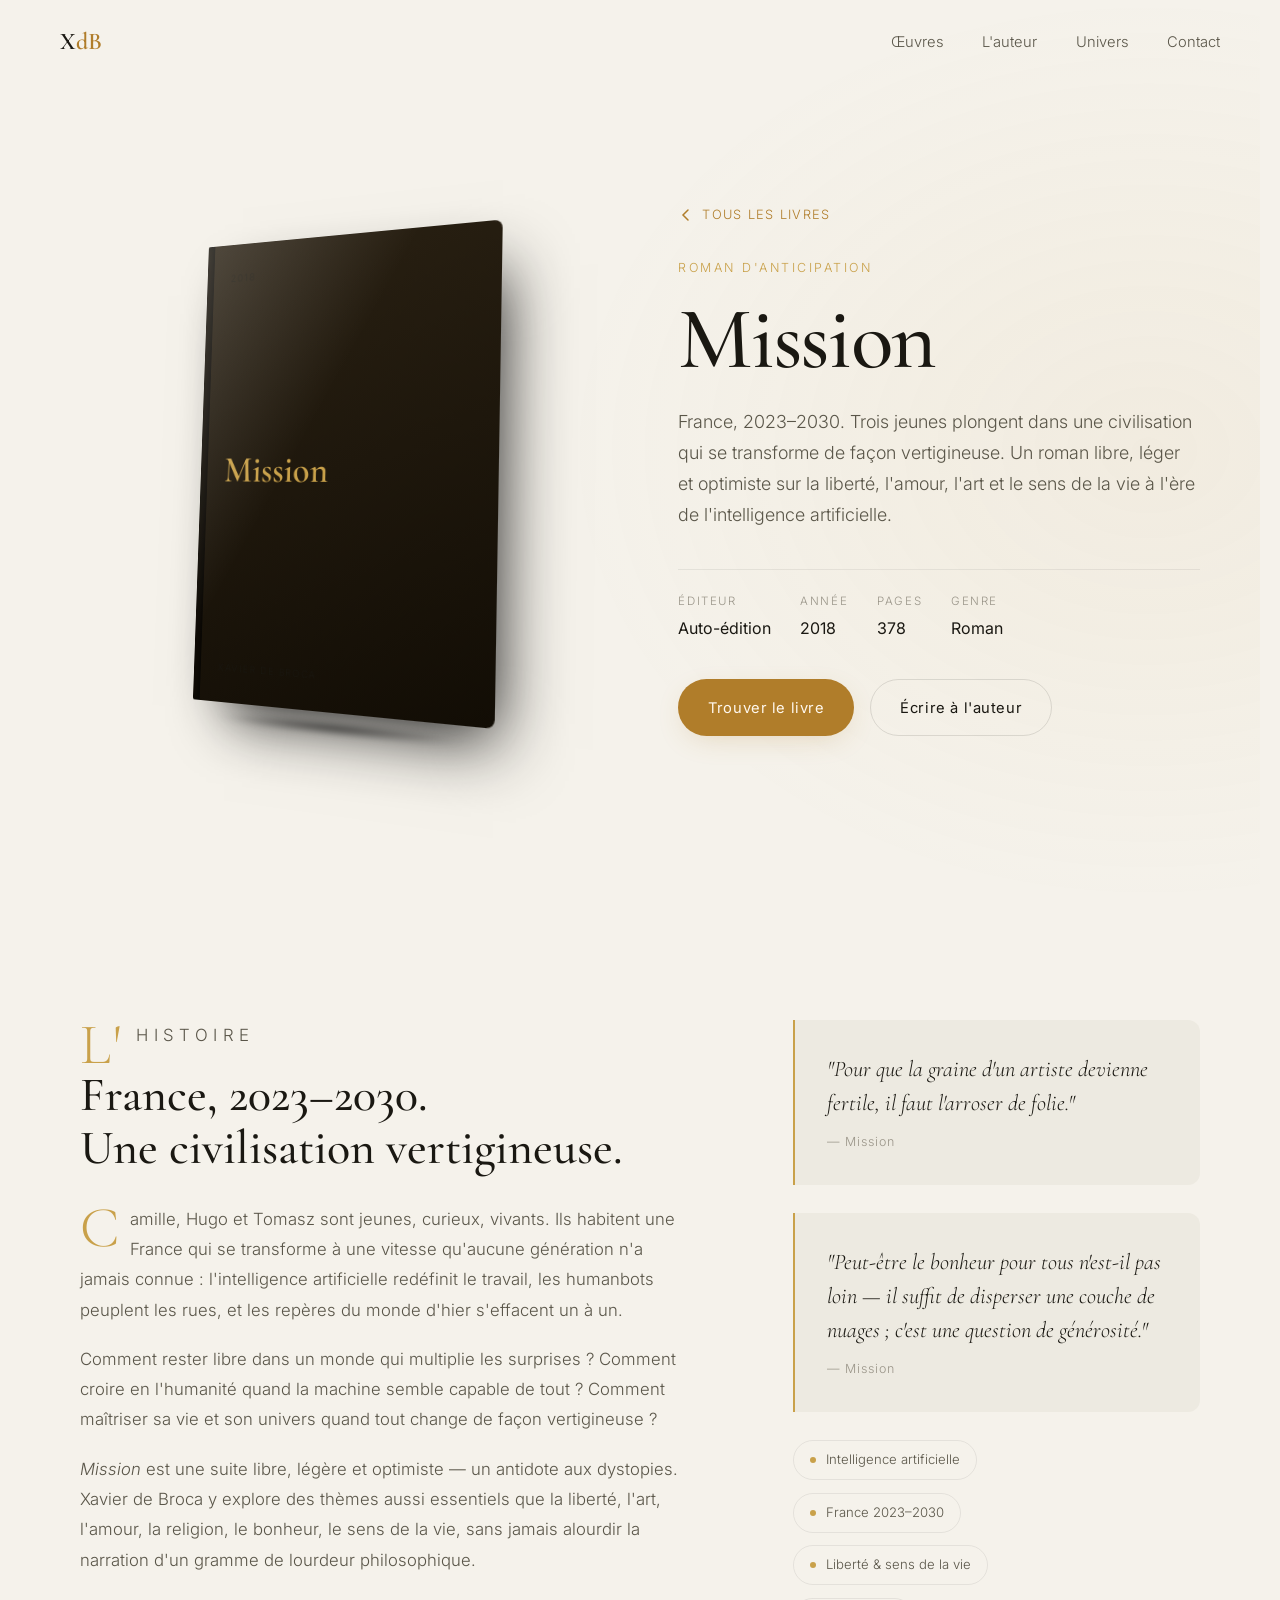
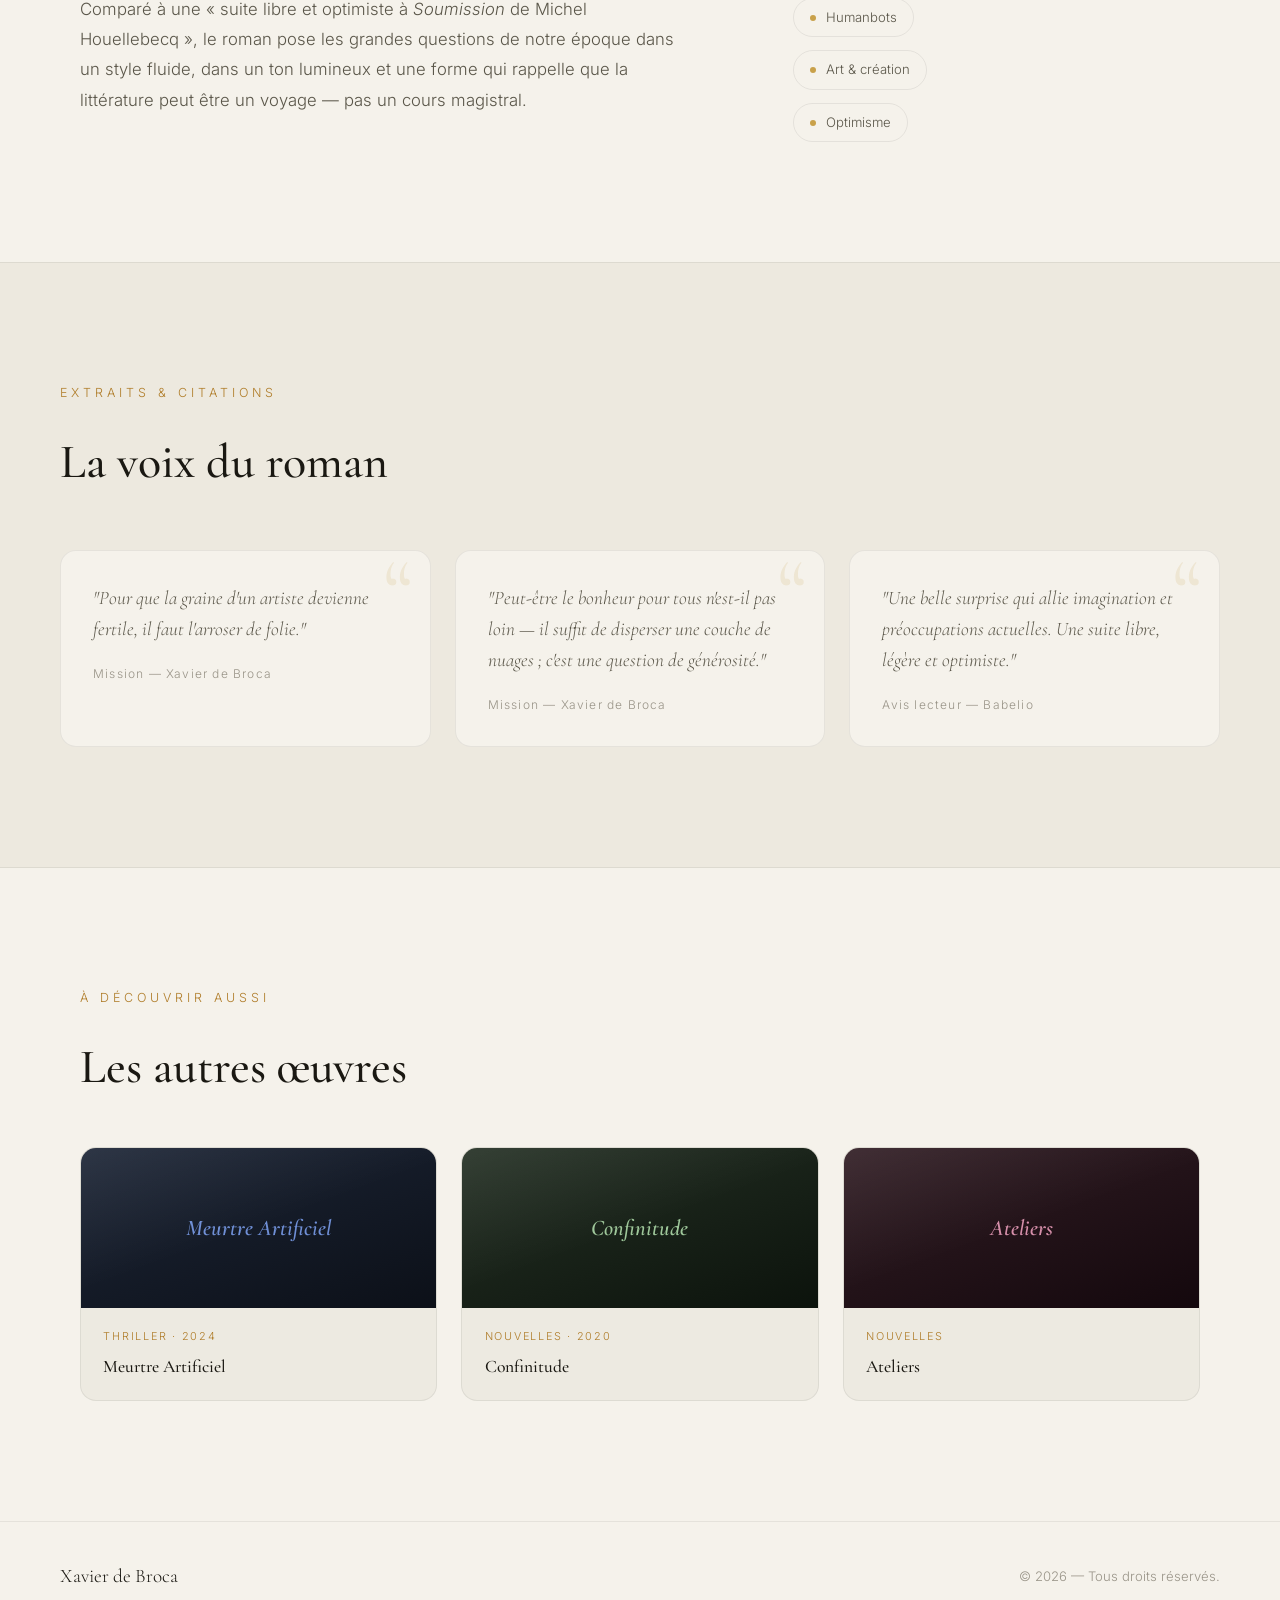
<file: mission.html>
<!DOCTYPE html>
<html lang="fr">
<head>
  <meta charset="UTF-8" />
  <meta name="viewport" content="width=device-width, initial-scale=1.0" />
  <title>Mission — Xavier de Broca</title>
  <meta name="description" content="Mission de Xavier de Broca. France, 2023-2030 : Camille, Hugo et Tomasz plongent dans une civilisation qui se transforme de façon vertigineuse. Roman d'anticipation, 378 pages." />
  <link rel="preconnect" href="https://fonts.googleapis.com" />
  <link rel="preconnect" href="https://fonts.gstatic.com" crossorigin />
  <link href="https://fonts.googleapis.com/css2?family=Cormorant+Garamond:ital,wght@0,400;0,500;0,600;1,400;1,500&family=Inter:wght@300;400;500;600&display=swap" rel="stylesheet" />
  <link rel="stylesheet" href="book.css" />
  <style>
    :root { --book-accent: #c9a14a; --book-bg-a: #2a2113; --book-bg-b: #120d05; --book-spine: #1e1609; }
    .book-3d__front { background: linear-gradient(160deg, var(--book-bg-a), var(--book-bg-b)); }
    .book-3d__spine { background: var(--book-spine); }
    .book-3d__title { color: var(--book-accent); }
    .other-book-card__cover[data-cover="meurtre"]     { background: linear-gradient(160deg, #1c2536, #0c1018); color: #6f8fd6; }
    .other-book-card__cover[data-cover="confinitude"] { background: linear-gradient(160deg, #243024, #0c130c); color: #9ec79a; }
    .other-book-card__cover[data-cover="ateliers"]    { background: linear-gradient(160deg, #311d24, #14080d); color: #d68faa; }
    .book-hero::before {
      content: ""; position: absolute; top: 0; right: 0; bottom: 0; width: 60%;
      background: radial-gradient(900px 700px at 85% 50%, rgba(201,161,74,0.07), transparent 65%);
      pointer-events: none;
    }
    .book-hero { position: relative; overflow: hidden; }
  </style>
</head>
<body>
  <div class="scroll-progress" id="scrollProgress"></div>

  <header class="nav" id="nav">
    <a href="index.html" class="nav__brand">
      <span class="nav__brand-mark">X<span>dB</span></span>
    </a>
    <nav class="nav__links" aria-label="Navigation">
      <a href="index.html#oeuvres">Œuvres</a>
      <a href="index.html#auteur">L'auteur</a>
      <a href="index.html#univers">Univers</a>
      <a href="contact.html">Contact</a>
    </nav>
    <button class="nav__toggle" id="navToggle" aria-label="Menu" aria-expanded="false">
      <span></span><span></span><span></span>
    </button>
  </header>

  <!-- HERO -->
  <section class="book-hero">
    <div class="book-hero__cover reveal" data-reveal>
      <div class="book-3d">
        <div class="book-3d__spine"><span>Mission · Xavier de Broca · 2018</span></div>
        <div class="book-3d__front">
          <span class="book-3d__label">2018</span>
          <span class="book-3d__title">Mission</span>
          <span class="book-3d__author">Xavier de Broca</span>
        </div>
        <div class="book-3d__shadow"></div>
      </div>
    </div>

    <div class="book-hero__content">
      <a href="index.html#oeuvres" class="book-hero__back reveal" data-reveal>
        <svg width="16" height="16" viewBox="0 0 16 16" fill="none"><path d="M10 3L5 8L10 13" stroke="currentColor" stroke-width="1.5" stroke-linecap="round"/></svg>
        Tous les livres
      </a>
      <span class="book-hero__tag reveal" data-reveal data-delay="60">Roman d'anticipation</span>
      <h1 class="book-hero__title reveal" data-reveal data-delay="120">Mission</h1>
      <p class="book-hero__lead reveal" data-reveal data-delay="200">
        France, 2023–2030. Trois jeunes plongent dans une civilisation qui se transforme de façon vertigineuse.
        Un roman libre, léger et optimiste sur la liberté, l'amour, l'art et le sens de la vie à l'ère de l'intelligence artificielle.
      </p>
      <div class="book-hero__meta reveal" data-reveal data-delay="280">
        <div class="book-hero__meta-item">
          <span>Éditeur</span><strong>Auto-édition</strong>
        </div>
        <div class="book-hero__meta-item">
          <span>Année</span><strong>2018</strong>
        </div>
        <div class="book-hero__meta-item">
          <span>Pages</span><strong>378</strong>
        </div>
        <div class="book-hero__meta-item">
          <span>Genre</span><strong>Roman</strong>
        </div>
      </div>
      <div class="book-hero__cta reveal" data-reveal data-delay="340">
        <a href="https://www.amazon.fr/Xavier-de-Broca/e/B07FTCP997" class="btn btn--primary" target="_blank" rel="noopener">Trouver le livre</a>
        <a href="contact.html" class="btn btn--ghost">Écrire à l'auteur</a>
      </div>
    </div>
  </section>

  <!-- SYNOPSIS -->
  <section class="synopsis">
    <div class="synopsis__body">
      <p class="synopsis__kicker reveal" data-reveal>L'histoire</p>
      <h2 class="synopsis__title reveal" data-reveal data-delay="60">France, 2023–2030.<br>Une civilisation vertigineuse.</h2>
      <div class="reveal" data-reveal data-delay="140">
        <p>
          Camille, Hugo et Tomasz sont jeunes, curieux, vivants. Ils habitent une France qui se transforme
          à une vitesse qu'aucune génération n'a jamais connue : l'intelligence artificielle redéfinit le travail,
          les humanbots peuplent les rues, et les repères du monde d'hier s'effacent un à un.
        </p>
        <p>
          Comment rester libre dans un monde qui multiplie les surprises ? Comment croire en l'humanité quand
          la machine semble capable de tout ? Comment maîtriser sa vie et son univers quand tout change
          de façon vertigineuse ?
        </p>
        <p>
          <em>Mission</em> est une suite libre, légère et optimiste — un antidote aux dystopies.
          Xavier de Broca y explore des thèmes aussi essentiels que la liberté, l'art, l'amour, la religion,
          le bonheur, le sens de la vie, sans jamais alourdir la narration d'un gramme de lourdeur philosophique.
        </p>
        <p>
          Comparé à une « suite libre et optimiste à <em>Soumission</em> de Michel Houellebecq », le roman
          pose les grandes questions de notre époque dans un style fluide, dans un ton lumineux et une forme
          qui rappelle que la littérature peut être un voyage — pas un cours magistral.
        </p>
      </div>
    </div>

    <aside class="synopsis__aside">
      <div class="synopsis__quote reveal" data-reveal>
        <blockquote>
          "Pour que la graine d'un artiste devienne fertile,
          il faut l'arroser de folie."
        </blockquote>
        <cite>— Mission</cite>
      </div>
      <div class="synopsis__quote reveal" data-reveal data-delay="100">
        <blockquote>
          "Peut-être le bonheur pour tous n'est-il pas loin —
          il suffit de disperser une couche de nuages ;
          c'est une question de générosité."
        </blockquote>
        <cite>— Mission</cite>
      </div>
      <div class="synopsis__themes reveal" data-reveal data-delay="180">
        <span class="synopsis__theme-tag">Intelligence artificielle</span>
        <span class="synopsis__theme-tag">France 2023–2030</span>
        <span class="synopsis__theme-tag">Liberté & sens de la vie</span>
        <span class="synopsis__theme-tag">Humanbots</span>
        <span class="synopsis__theme-tag">Art & création</span>
        <span class="synopsis__theme-tag">Optimisme</span>
      </div>
    </aside>
  </section>

  <!-- EXTRAITS -->
  <section class="extract">
    <div class="extract__inner">
      <p class="extract__kicker reveal" data-reveal>Extraits & citations</p>
      <h2 class="extract__title reveal" data-reveal data-delay="60">La voix du roman</h2>
      <div class="extract__grid">
        <div class="extract__card reveal" data-reveal>
          <p class="extract__text">"Pour que la graine d'un artiste devienne fertile, il faut l'arroser de folie."</p>
          <p class="extract__source">Mission — Xavier de Broca</p>
        </div>
        <div class="extract__card reveal" data-reveal data-delay="80">
          <p class="extract__text">"Peut-être le bonheur pour tous n'est-il pas loin — il suffit de disperser une couche de nuages ; c'est une question de générosité."</p>
          <p class="extract__source">Mission — Xavier de Broca</p>
        </div>
        <div class="extract__card reveal" data-reveal data-delay="160">
          <p class="extract__text">"Une belle surprise qui allie imagination et préoccupations actuelles. Une suite libre, légère et optimiste."</p>
          <p class="extract__source">Avis lecteur — Babelio</p>
        </div>
      </div>
    </div>
  </section>

  <!-- AUTRES LIVRES -->
  <section class="other-books">
    <p class="other-books__kicker reveal" data-reveal>À découvrir aussi</p>
    <h2 class="other-books__title reveal" data-reveal data-delay="60">Les autres œuvres</h2>
    <div class="other-books__grid">
      <a href="meurtre-artificiel.html" class="other-book-card reveal" data-reveal>
        <div class="other-book-card__cover" data-cover="meurtre">Meurtre Artificiel</div>
        <div class="other-book-card__body">
          <span class="other-book-card__tag">Thriller · 2024</span>
          <p class="other-book-card__name">Meurtre Artificiel</p>
        </div>
      </a>
      <a href="confinitude.html" class="other-book-card reveal" data-reveal data-delay="80">
        <div class="other-book-card__cover" data-cover="confinitude">Confinitude</div>
        <div class="other-book-card__body">
          <span class="other-book-card__tag">Nouvelles · 2020</span>
          <p class="other-book-card__name">Confinitude</p>
        </div>
      </a>
      <a href="ateliers.html" class="other-book-card reveal" data-reveal data-delay="160">
        <div class="other-book-card__cover" data-cover="ateliers">Ateliers</div>
        <div class="other-book-card__body">
          <span class="other-book-card__tag">Nouvelles</span>
          <p class="other-book-card__name">Ateliers</p>
        </div>
      </a>
    </div>
  </section>

  <footer class="footer">
    <div class="footer__inner">
      <span class="footer__brand">Xavier de Broca</span>
      <span class="footer__copy">© <span id="year"></span> — Tous droits réservés.</span>
    </div>
  </footer>

  <script src="book.js"></script>
</body>
</html>
</file>
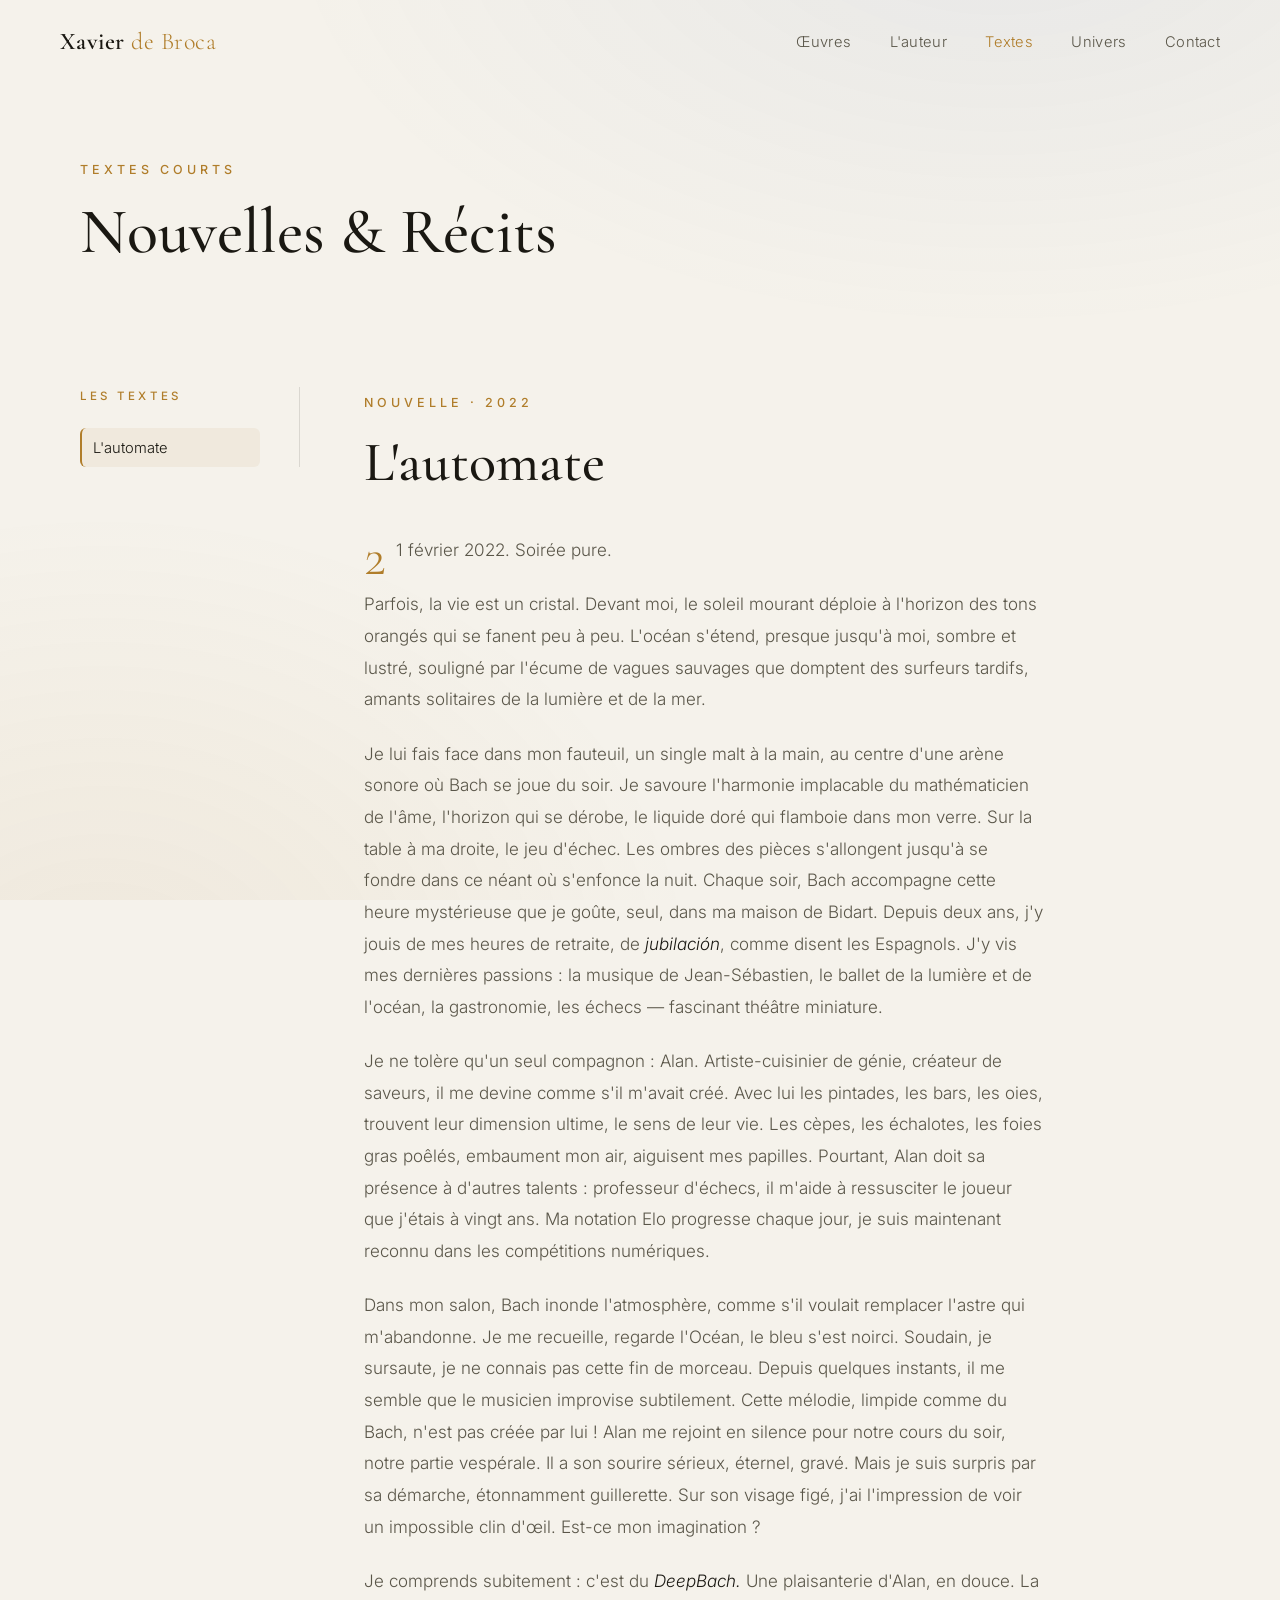
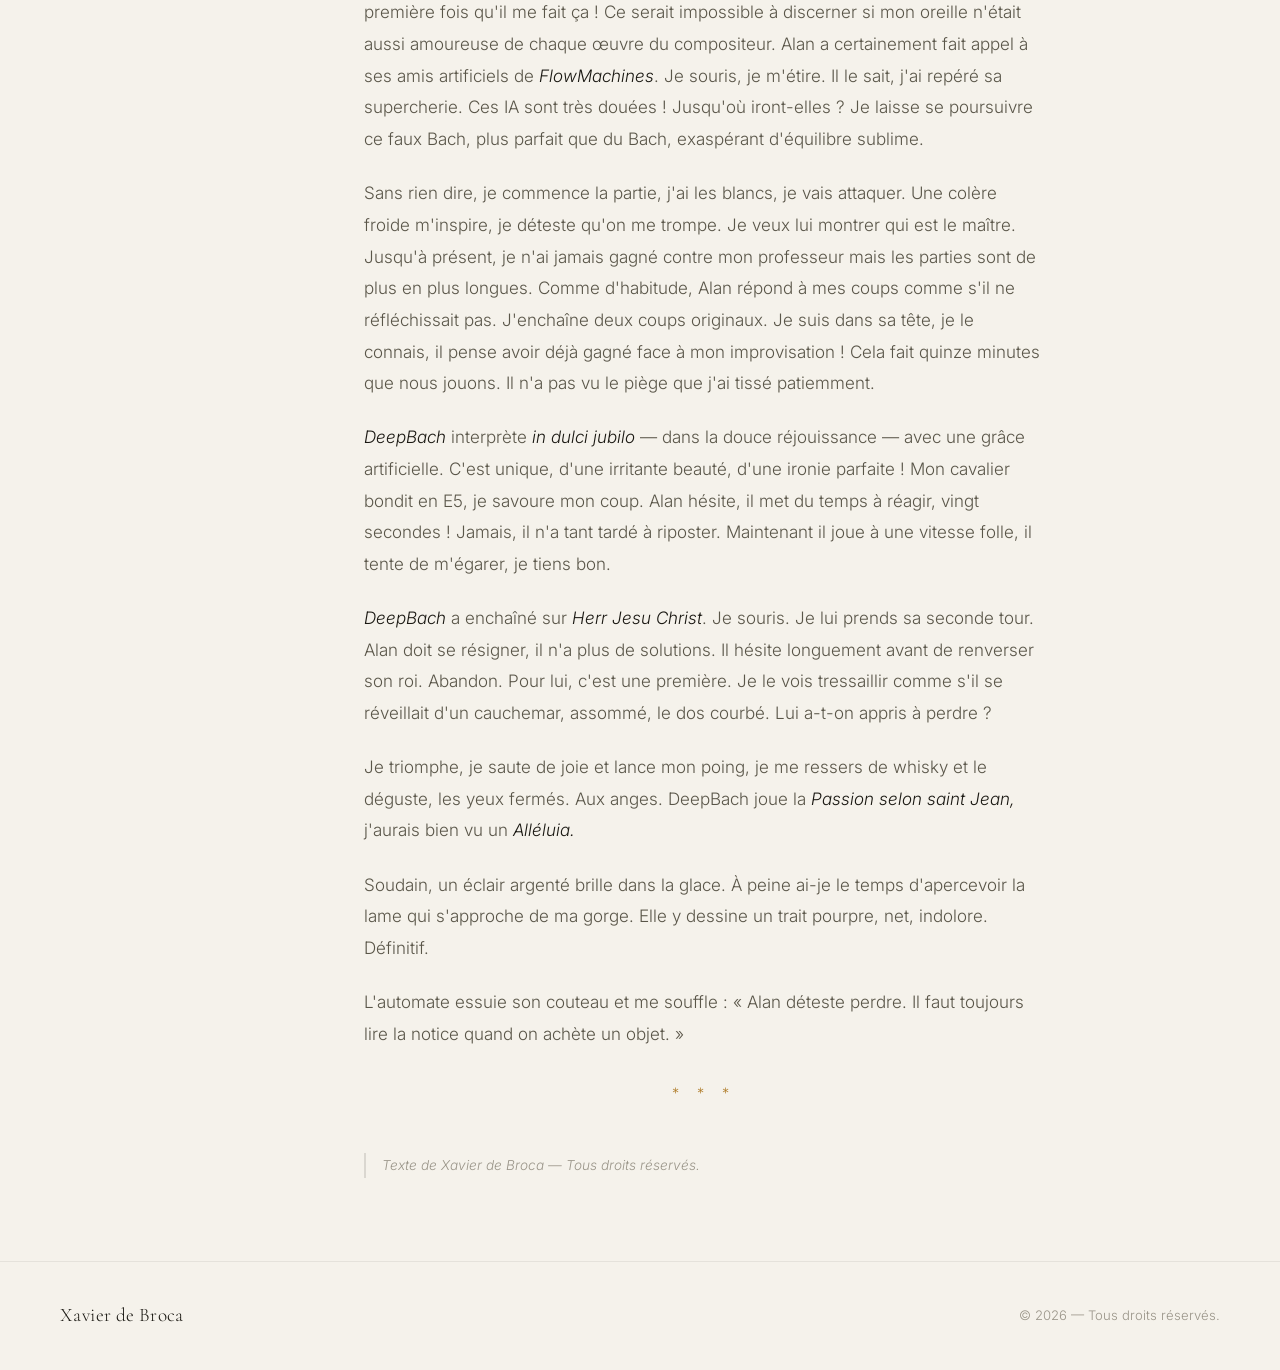
<file: textes.html>
<!DOCTYPE html>
<html lang="fr">
<head>
  <meta charset="UTF-8" />
  <meta name="viewport" content="width=device-width, initial-scale=1.0" />
  <title>Textes — Xavier de Broca</title>
  <meta name="description" content="Textes courts de Xavier de Broca : nouvelles, récits, poésie." />
  <link rel="preconnect" href="https://fonts.googleapis.com" />
  <link rel="preconnect" href="https://fonts.gstatic.com" crossorigin />
  <link href="https://fonts.googleapis.com/css2?family=Cormorant+Garamond:ital,wght@0,400;0,500;0,600;1,400;1,500&family=Inter:wght@300;400;500;600&display=swap" rel="stylesheet" />
  <link rel="stylesheet" href="styles.css" />
  <style>
    /* ---- Layout textes ---- */
    .textes-layout {
      display: grid;
      grid-template-columns: 220px 1fr;
      max-width: var(--maxw);
      margin: 0 auto;
      padding: clamp(20px, 5vw, 60px);
      gap: clamp(2rem, 5vw, 4rem);
      min-height: 80vh;
      position: relative;
      z-index: 2;
    }

    /* ---- Sidebar ---- */
    .textes-sidebar {
      position: sticky;
      top: 90px;
      align-self: start;
      border-right: 1px solid var(--line);
      padding-right: 2rem;
    }
    .textes-sidebar__title {
      font-size: 0.72rem;
      letter-spacing: 0.28em;
      text-transform: uppercase;
      color: var(--accent);
      font-weight: 500;
      margin-bottom: 1.4rem;
    }
    .textes-sidebar__list {
      list-style: none;
      display: flex;
      flex-direction: column;
      gap: 0.5rem;
    }
    .textes-sidebar__list a {
      display: block;
      font-size: 0.92rem;
      color: var(--ink-dim);
      padding: 0.45rem 0.7rem;
      border-radius: 6px;
      border-left: 2px solid transparent;
      transition: color 0.2s, border-color 0.2s, background 0.2s;
      white-space: nowrap;
      overflow: hidden;
      text-overflow: ellipsis;
      max-width: 180px;
    }
    .textes-sidebar__list a:hover,
    .textes-sidebar__list a.active {
      color: var(--ink);
      border-left-color: var(--accent);
      background: rgba(176, 125, 42, 0.07);
    }

    /* ---- Contenu texte ---- */
    .texte-content {
      padding-top: 0.4rem;
    }
    .texte-content__kicker {
      font-size: 0.78rem;
      letter-spacing: 0.32em;
      text-transform: uppercase;
      color: var(--accent);
      font-weight: 500;
      margin-bottom: 1rem;
    }
    .texte-content h1 {
      font-family: var(--serif);
      font-size: clamp(2rem, 5vw, 3.5rem);
      font-weight: 500;
      color: var(--ink);
      margin-bottom: 2.5rem;
      line-height: 1.15;
    }
    .texte-body {
      max-width: 680px;
    }
    .texte-body p {
      font-size: 1.07rem;
      line-height: 1.85;
      color: var(--ink-dim);
      margin-bottom: 1.4rem;
    }
    .texte-body p:first-of-type::first-letter {
      font-family: var(--serif);
      font-size: 3.4rem;
      float: left;
      line-height: 0.8;
      padding: 0.1rem 0.6rem 0 0;
      color: var(--accent);
    }
    .texte-body em {
      font-style: italic;
      color: var(--ink);
    }
    .texte-body .separator {
      text-align: center;
      color: var(--accent);
      letter-spacing: 0.5em;
      margin: 2rem 0;
      font-size: 0.9rem;
    }
    .texte-body .note {
      font-size: 0.85rem;
      color: var(--ink-faint);
      font-style: italic;
      border-left: 2px solid var(--line);
      padding-left: 1rem;
      margin-top: 3rem;
    }

    /* ---- Page hero ---- */
    .textes-hero {
      padding: clamp(100px, 14vw, 160px) clamp(20px, 5vw, 60px) clamp(40px, 6vw, 60px);
      max-width: var(--maxw);
      margin: 0 auto;
      position: relative;
      z-index: 2;
    }
    .textes-hero__kicker {
      font-size: 0.78rem;
      letter-spacing: 0.32em;
      text-transform: uppercase;
      color: var(--accent);
      font-weight: 500;
      margin-bottom: 1rem;
    }
    .textes-hero h1 {
      font-family: var(--serif);
      font-size: clamp(2.4rem, 6vw, 4rem);
      font-weight: 500;
      color: var(--ink);
      line-height: 1.1;
    }

    /* ---- Responsive ---- */
    @media (max-width: 680px) {
      .textes-layout {
        grid-template-columns: 1fr;
      }
      .textes-sidebar {
        position: static;
        border-right: none;
        border-bottom: 1px solid var(--line);
        padding-right: 0;
        padding-bottom: 1.5rem;
      }
      .textes-sidebar__list {
        flex-direction: row;
        flex-wrap: wrap;
        gap: 0.4rem;
      }
    }
  </style>
</head>
<body>
  <canvas id="neural-bg" aria-hidden="true"></canvas>
  <div class="scroll-progress" id="scrollProgress" aria-hidden="true"></div>

  <!-- Navigation -->
  <header class="nav" id="nav">
    <a href="index.html" class="nav__brand">
      <span class="nav__brand-mark">Xavier<span> de Broca</span></span>
    </a>
    <nav class="nav__links" aria-label="Navigation principale">
      <a href="index.html#oeuvres">Œuvres</a>
      <a href="index.html#auteur">L'auteur</a>
      <a href="textes.html" class="active">Textes</a>
      <a href="index.html#univers">Univers</a>
      <a href="index.html#contact">Contact</a>
    </nav>
    <button class="nav__toggle" id="navToggle" aria-label="Ouvrir le menu" aria-expanded="false">
      <span></span><span></span><span></span>
    </button>
  </header>

  <!-- Hero page -->
  <div class="textes-hero">
    <p class="textes-hero__kicker">Textes courts</p>
    <h1>Nouvelles &amp; Récits</h1>
  </div>

  <!-- Layout sidebar + contenu -->
  <div class="textes-layout">

    <!-- Sidebar avec liste des textes -->
    <aside class="textes-sidebar">
      <p class="textes-sidebar__title">Les textes</p>
      <ul class="textes-sidebar__list">
        <li><a href="#automate" class="active">L'automate</a></li>
      </ul>
    </aside>

    <!-- Contenu du texte -->
    <main class="texte-content" id="automate">
      <p class="texte-content__kicker">Nouvelle · 2022</p>
      <h1>L'automate</h1>

      <div class="texte-body">
        <p>21 février 2022. Soirée pure.</p>
        <p>Parfois, la vie est un cristal. Devant moi, le soleil mourant déploie à l'horizon des tons orangés qui se fanent peu à peu. L'océan s'étend, presque jusqu'à moi, sombre et lustré, souligné par l'écume de vagues sauvages que domptent des surfeurs tardifs, amants solitaires de la lumière et de la mer.</p>
        <p>Je lui fais face dans mon fauteuil, un single malt à la main, au centre d'une arène sonore où Bach se joue du soir. Je savoure l'harmonie implacable du mathématicien de l'âme, l'horizon qui se dérobe, le liquide doré qui flamboie dans mon verre. Sur la table à ma droite, le jeu d'échec. Les ombres des pièces s'allongent jusqu'à se fondre dans ce néant où s'enfonce la nuit. Chaque soir, Bach accompagne cette heure mystérieuse que je goûte, seul, dans ma maison de Bidart. Depuis deux ans, j'y jouis de mes heures de retraite, de <em>jubilación</em>, comme disent les Espagnols. J'y vis mes dernières passions : la musique de Jean-Sébastien, le ballet de la lumière et de l'océan, la gastronomie, les échecs — fascinant théâtre miniature.</p>
        <p>Je ne tolère qu'un seul compagnon : Alan. Artiste-cuisinier de génie, créateur de saveurs, il me devine comme s'il m'avait créé. Avec lui les pintades, les bars, les oies, trouvent leur dimension ultime, le sens de leur vie. Les cèpes, les échalotes, les foies gras poêlés, embaument mon air, aiguisent mes papilles. Pourtant, Alan doit sa présence à d'autres talents : professeur d'échecs, il m'aide à ressusciter le joueur que j'étais à vingt ans. Ma notation Elo progresse chaque jour, je suis maintenant reconnu dans les compétitions numériques.</p>
        <p>Dans mon salon, Bach inonde l'atmosphère, comme s'il voulait remplacer l'astre qui m'abandonne. Je me recueille, regarde l'Océan, le bleu s'est noirci. Soudain, je sursaute, je ne connais pas cette fin de morceau. Depuis quelques instants, il me semble que le musicien improvise subtilement. Cette mélodie, limpide comme du Bach, n'est pas créée par lui ! Alan me rejoint en silence pour notre cours du soir, notre partie vespérale. Il a son sourire sérieux, éternel, gravé. Mais je suis surpris par sa démarche, étonnamment guillerette. Sur son visage figé, j'ai l'impression de voir un impossible clin d'œil. Est-ce mon imagination ?</p>
        <p>Je comprends subitement : c'est du <em>DeepBach.</em> Une plaisanterie d'Alan, en douce. La première fois qu'il me fait ça ! Ce serait impossible à discerner si mon oreille n'était aussi amoureuse de chaque œuvre du compositeur. Alan a certainement fait appel à ses amis artificiels de <em>FlowMachines</em>. Je souris, je m'étire. Il le sait, j'ai repéré sa supercherie. Ces IA sont très douées ! Jusqu'où iront-elles ? Je laisse se poursuivre ce faux Bach, plus parfait que du Bach, exaspérant d'équilibre sublime.</p>
        <p>Sans rien dire, je commence la partie, j'ai les blancs, je vais attaquer. Une colère froide m'inspire, je déteste qu'on me trompe. Je veux lui montrer qui est le maître. Jusqu'à présent, je n'ai jamais gagné contre mon professeur mais les parties sont de plus en plus longues. Comme d'habitude, Alan répond à mes coups comme s'il ne réfléchissait pas. J'enchaîne deux coups originaux. Je suis dans sa tête, je le connais, il pense avoir déjà gagné face à mon improvisation ! Cela fait quinze minutes que nous jouons. Il n'a pas vu le piège que j'ai tissé patiemment.</p>
        <p><em>DeepBach</em> interprète <em>in dulci jubilo</em> — dans la douce réjouissance — avec une grâce artificielle. C'est unique, d'une irritante beauté, d'une ironie parfaite ! Mon cavalier bondit en E5, je savoure mon coup. Alan hésite, il met du temps à réagir, vingt secondes ! Jamais, il n'a tant tardé à riposter. Maintenant il joue à une vitesse folle, il tente de m'égarer, je tiens bon.</p>
        <p><em>DeepBach</em> a enchaîné sur <em>Herr Jesu Christ</em>. Je souris. Je lui prends sa seconde tour. Alan doit se résigner, il n'a plus de solutions. Il hésite longuement avant de renverser son roi. Abandon. Pour lui, c'est une première. Je le vois tressaillir comme s'il se réveillait d'un cauchemar, assommé, le dos courbé. Lui a-t-on appris à perdre ?</p>
        <p>Je triomphe, je saute de joie et lance mon poing, je me ressers de whisky et le déguste, les yeux fermés. Aux anges. DeepBach joue la <em>Passion selon saint Jean,</em> j'aurais bien vu un <em>Alléluia.</em></p>
        <p>Soudain, un éclair argenté brille dans la glace. À peine ai-je le temps d'apercevoir la lame qui s'approche de ma gorge. Elle y dessine un trait pourpre, net, indolore. Définitif.</p>
        <p>L'automate essuie son couteau et me souffle : « Alan déteste perdre. Il faut toujours lire la notice quand on achète un objet. »</p>
        <div class="separator">* * *</div>
        <p class="note">Texte de Xavier de Broca — Tous droits réservés.</p>
      </div>
    </main>

  </div>

  <!-- Footer -->
  <footer class="footer">
    <div class="footer__inner">
      <span class="footer__brand">Xavier de Broca</span>
      <span class="footer__copy">© <span id="year"></span> — Tous droits réservés.</span>
    </div>
  </footer>

  <script src="script.js"></script>
  <script>
    // Highlight sidebar link on scroll
    const links = document.querySelectorAll('.textes-sidebar__list a');
    links.forEach(l => {
      l.addEventListener('click', () => {
        links.forEach(x => x.classList.remove('active'));
        l.classList.add('active');
      });
    });
  </script>
</body>
</html>
</file>
<file: styles.css>
/* ============================================================
   Xavier de Broca — Site vitrine
   Design : éditorial clair ivoire, accents cuivre/bleu, anticipation
   ============================================================ */

:root {
  --bg:        #f5f2eb;
  --bg-soft:   #ede9df;
  --bg-card:   #f0ece3;
  --ink:       #1a1812;
  --ink-dim:   #5a5649;
  --ink-faint: #9a9589;
  --line:      rgba(26, 24, 18, 0.12);
  --line-soft: rgba(26, 24, 18, 0.07);

  --accent:      #b07d2a;   /* cuivre foncé lisible sur clair */
  --accent-soft: #c9941f;
  --accent-2:    #3d67b8;   /* bleu IA */
  --accent-glow: rgba(176, 125, 42, 0.30);

  --serif: "Cormorant Garamond", Georgia, serif;
  --sans:  "Inter", system-ui, -apple-system, sans-serif;

  --maxw: 1240px;
  --ease: cubic-bezier(0.22, 1, 0.36, 1);
}

/* ---------- Reset ---------- */
*,
*::before,
*::after { box-sizing: border-box; margin: 0; padding: 0; }

html { scroll-behavior: smooth; -webkit-text-size-adjust: 100%; }

body {
  font-family: var(--sans);
  background: var(--bg);
  color: var(--ink);
  line-height: 1.65;
  font-weight: 300;
  overflow-x: hidden;
  -webkit-font-smoothing: antialiased;
  text-rendering: optimizeLegibility;
}

img { max-width: 100%; display: block; }
a { color: inherit; text-decoration: none; }

::selection { background: var(--accent); color: #14110a; }

/* ---------- Background canvas ---------- */
#neural-bg {
  position: fixed;
  inset: 0;
  width: 100%;
  height: 100%;
  z-index: 0;
  pointer-events: none;
  opacity: 0.5;
}

body::before {
  content: "";
  position: fixed;
  inset: 0;
  z-index: 1;
  pointer-events: none;
  background:
    radial-gradient(1200px 700px at 78% -10%, rgba(61, 103, 184, 0.07), transparent 60%),
    radial-gradient(1000px 800px at 8% 110%, rgba(176, 125, 42, 0.08), transparent 60%);
}

/* ---------- Scroll progress ---------- */
.scroll-progress {
  position: fixed;
  top: 0; left: 0;
  height: 2px;
  width: 0%;
  background: linear-gradient(90deg, var(--accent), var(--accent-2));
  z-index: 100;
  transition: width 0.1s linear;
}

/* ---------- Layout wrappers ---------- */
section { position: relative; z-index: 2; }

.section-head { max-width: var(--maxw); margin: 0 auto; padding: 0 clamp(20px, 5vw, 60px); }

.section-head__kicker {
  font-size: 0.78rem;
  letter-spacing: 0.32em;
  text-transform: uppercase;
  color: var(--accent);
  font-weight: 500;
  margin-bottom: 1rem;
}
.section-head__title {
  font-family: var(--serif);
  font-weight: 500;
  font-size: clamp(2.4rem, 6vw, 4.4rem);
  line-height: 1.04;
  letter-spacing: -0.01em;
}
.section-head__sub {
  margin-top: 1.4rem;
  max-width: 46ch;
  color: var(--ink-dim);
  font-size: 1.05rem;
}

/* ============================================================
   NAV
   ============================================================ */
.nav {
  position: fixed;
  top: 0; left: 0; right: 0;
  z-index: 80;
  display: flex;
  align-items: center;
  justify-content: space-between;
  padding: 22px clamp(20px, 5vw, 60px);
  transition: background 0.4s var(--ease), padding 0.4s var(--ease),
              border-color 0.4s var(--ease);
  border-bottom: 1px solid transparent;
}
.nav.is-scrolled {
  background: rgba(245, 242, 235, 0.82);
  backdrop-filter: blur(14px);
  -webkit-backdrop-filter: blur(14px);
  padding-top: 14px;
  padding-bottom: 14px;
  border-bottom: 1px solid var(--line-soft);
}

.nav__brand-mark {
  font-family: var(--serif);
  font-size: 1.5rem;
  font-weight: 600;
  letter-spacing: 0.02em;
}
.nav__brand-mark span { color: var(--accent); }

.nav__links {
  display: flex;
  gap: clamp(1.4rem, 3vw, 2.6rem);
  font-size: 0.92rem;
  letter-spacing: 0.02em;
}
.nav__links a {
  color: var(--ink-dim);
  position: relative;
  padding: 4px 0;
  transition: color 0.3s var(--ease);
}
.nav__links a::after {
  content: "";
  position: absolute;
  left: 0; bottom: -2px;
  width: 0; height: 1px;
  background: var(--accent);
  transition: width 0.35s var(--ease);
}
.nav__links a:hover { color: var(--ink); }
.nav__links a:hover::after { width: 100%; }

.nav__toggle {
  display: none;
  flex-direction: column;
  gap: 5px;
  background: none;
  border: none;
  cursor: pointer;
  padding: 6px;
}
.nav__toggle span {
  width: 26px; height: 2px;
  background: var(--ink);
  transition: transform 0.35s var(--ease), opacity 0.35s var(--ease);
}
.nav.is-open .nav__toggle span:nth-child(1) { transform: translateY(7px) rotate(45deg); }
.nav.is-open .nav__toggle span:nth-child(2) { opacity: 0; }
.nav.is-open .nav__toggle span:nth-child(3) { transform: translateY(-7px) rotate(-45deg); }

/* ============================================================
   BUTTONS
   ============================================================ */
.btn {
  display: inline-flex;
  align-items: center;
  gap: 0.6rem;
  font-size: 0.92rem;
  letter-spacing: 0.04em;
  font-weight: 400;
  padding: 0.95rem 1.8rem;
  border-radius: 100px;
  border: 1px solid transparent;
  cursor: pointer;
  transition: transform 0.4s var(--ease), background 0.4s var(--ease),
              color 0.4s var(--ease), box-shadow 0.4s var(--ease),
              border-color 0.4s var(--ease);
  will-change: transform;
}
.btn--primary {
  background: var(--accent);
  color: #fff8ee;
  box-shadow: 0 8px 30px -10px var(--accent-glow);
}
.btn--primary:hover {
  transform: translateY(-3px);
  box-shadow: 0 14px 40px -10px var(--accent-glow);
  background: var(--accent-soft);
}
.btn--ghost {
  border-color: var(--line);
  color: var(--ink);
}
.btn--ghost:hover {
  border-color: var(--accent);
  color: var(--accent-soft);
  transform: translateY(-3px);
}

/* ============================================================
   HERO
   ============================================================ */
.hero {
  min-height: 100svh;
  display: flex;
  flex-direction: column;
  justify-content: center;
  max-width: var(--maxw);
  margin: 0 auto;
  padding: 120px clamp(20px, 5vw, 60px) 80px;
}
.hero__eyebrow {
  font-size: 0.82rem;
  letter-spacing: 0.34em;
  text-transform: uppercase;
  color: var(--accent);
  margin-bottom: 1.6rem;
  font-weight: 500;
}
.hero__title {
  font-family: var(--serif);
  font-weight: 500;
  font-size: clamp(3.6rem, 13vw, 11rem);
  line-height: 0.92;
  letter-spacing: -0.02em;
}
.hero__title .line { display: block; }
.hero__title .line:nth-child(2) {
  color: transparent;
  -webkit-text-stroke: 1.6px var(--accent);
  padding-left: clamp(0.5rem, 6vw, 5rem);
}
.hero__lead {
  margin-top: 2.2rem;
  max-width: 50ch;
  font-size: clamp(1.05rem, 1.6vw, 1.3rem);
  color: var(--ink-dim);
  line-height: 1.7;
}
.hero__lead em { color: var(--accent); font-style: italic; }
.hero__cta {
  margin-top: 2.8rem;
  display: flex;
  gap: 1rem;
  flex-wrap: wrap;
}
.hero__scroll {
  position: absolute;
  bottom: 38px;
  left: 50%;
  transform: translateX(-50%);
  display: flex;
  flex-direction: column;
  align-items: center;
  gap: 10px;
  color: var(--ink-faint);
  font-size: 0.7rem;
  letter-spacing: 0.3em;
  text-transform: uppercase;
}
.hero__scroll-line {
  width: 1px;
  height: 46px;
  background: linear-gradient(var(--ink-faint), transparent);
  position: relative;
  overflow: hidden;
}
.hero__scroll-line::after {
  content: "";
  position: absolute;
  top: -50%;
  left: 0;
  width: 100%;
  height: 50%;
  background: var(--accent);
  animation: scrollPulse 2.2s var(--ease) infinite;
}
@keyframes scrollPulse {
  0%   { top: -50%; }
  100% { top: 110%; }
}

/* ============================================================
   MARQUEE
   ============================================================ */
.marquee {
  border-top: 1px solid var(--line-soft);
  border-bottom: 1px solid var(--line-soft);
  padding: 1.6rem 0;
  overflow: hidden;
  background: rgba(26, 24, 18, 0.03);
  z-index: 2;
  position: relative;
}
.marquee__track {
  display: inline-flex;
  align-items: center;
  gap: 2.5rem;
  white-space: nowrap;
  animation: marquee 38s linear infinite;
  font-family: var(--serif);
  font-size: clamp(1.4rem, 3.5vw, 2.6rem);
  font-style: italic;
  color: var(--ink-faint);
}
.marquee__track .dot { color: var(--accent); font-style: normal; }
.marquee:hover .marquee__track { animation-play-state: paused; }
@keyframes marquee {
  from { transform: translateX(0); }
  to   { transform: translateX(-50%); }
}

/* ============================================================
   WORKS
   ============================================================ */
.works {
  padding: clamp(80px, 12vw, 160px) 0;
}
.works__grid {
  max-width: var(--maxw);
  margin: clamp(3rem, 6vw, 5rem) auto 0;
  padding: 0 clamp(20px, 5vw, 60px);
  display: grid;
  grid-template-columns: repeat(2, 1fr);
  gap: clamp(1.6rem, 3vw, 2.6rem);
}

.book {
  display: flex;
  gap: clamp(1.2rem, 2.5vw, 2rem);
  padding: clamp(1.4rem, 2.5vw, 2rem);
  background: var(--bg-card);
  border: 1px solid var(--line-soft);
  border-radius: 18px;
  transition: transform 0.5s var(--ease), border-color 0.5s var(--ease),
              box-shadow 0.5s var(--ease);
  transform-style: preserve-3d;
  will-change: transform;
  cursor: pointer;
  text-decoration: none;
  color: inherit;
}
.book:hover {
  border-color: var(--line);
  box-shadow: 0 30px 60px -30px rgba(0, 0, 0, 0.8);
}

/* Book cover (CSS art, no images needed) */
.book__cover {
  flex: 0 0 clamp(120px, 16vw, 168px);
  aspect-ratio: 2 / 3;
  border-radius: 4px 8px 8px 4px;
  padding: 16px 14px;
  display: flex;
  flex-direction: column;
  justify-content: space-between;
  position: relative;
  overflow: hidden;
  color: #efeae0;
  box-shadow:
    inset 0 0 0 1px rgba(255, 255, 255, 0.06),
    -6px 0 14px -8px rgba(0, 0, 0, 0.6),
    14px 18px 36px -18px rgba(0, 0, 0, 0.9);
  transform: translateZ(28px);
  transition: transform 0.5s var(--ease);
}
.book__cover::before {
  /* spine */
  content: "";
  position: absolute;
  left: 0; top: 0; bottom: 0;
  width: 7px;
  background: rgba(0, 0, 0, 0.28);
  box-shadow: inset -2px 0 4px rgba(0, 0, 0, 0.4);
}
.book__cover::after {
  /* sheen */
  content: "";
  position: absolute;
  inset: 0;
  background: linear-gradient(115deg, rgba(255, 255, 255, 0.16), transparent 42%);
  pointer-events: none;
}
.book__cover-label {
  font-size: 0.6rem;
  letter-spacing: 0.18em;
  text-transform: uppercase;
  opacity: 0.75;
}
.book__cover-title {
  font-family: var(--serif);
  font-size: clamp(1.2rem, 2.4vw, 1.7rem);
  font-weight: 600;
  line-height: 1.0;
  letter-spacing: 0.01em;
}
.book__cover-author {
  font-size: 0.58rem;
  letter-spacing: 0.14em;
  text-transform: uppercase;
  opacity: 0.85;
}

/* Cover color themes */
.book__cover[data-cover="meurtre"]     { background: linear-gradient(160deg, #1c2536, #0c1018); }
.book__cover[data-cover="meurtre"] .book__cover-title { color: var(--accent-2); }
.book__cover[data-cover="mission"]     { background: linear-gradient(160deg, #2a2113, #120d05); }
.book__cover[data-cover="mission"] .book__cover-title { color: var(--accent-soft); }
.book__cover[data-cover="confinitude"] { background: linear-gradient(160deg, #243024, #0c130c); }
.book__cover[data-cover="confinitude"] .book__cover-title { color: #9ec79a; }
.book__cover[data-cover="ateliers"]    { background: linear-gradient(160deg, #311d24, #14080d); }
.book__cover[data-cover="ateliers"] .book__cover-title { color: #d68faa; }

.book__body { display: flex; flex-direction: column; }
.book__tag {
  font-size: 0.72rem;
  letter-spacing: 0.16em;
  text-transform: uppercase;
  color: var(--accent);
  margin-bottom: 0.6rem;
}
.book__title {
  font-family: var(--serif);
  font-size: clamp(1.5rem, 2.6vw, 2.1rem);
  font-weight: 500;
  line-height: 1.05;
  margin-bottom: 0.7rem;
}
.book__desc {
  color: var(--ink-dim);
  font-size: 0.95rem;
  line-height: 1.62;
}
.book__meta {
  margin-top: auto;
  padding-top: 1rem;
  font-size: 0.78rem;
  letter-spacing: 0.06em;
  color: var(--ink-faint);
}

/* ============================================================
   QUOTE BAND
   ============================================================ */
.quote-band {
  padding: clamp(80px, 14vw, 170px) clamp(20px, 5vw, 60px);
  text-align: center;
  max-width: 1000px;
  margin: 0 auto;
}
.quote-band__text {
  font-family: var(--serif);
  font-style: italic;
  font-size: clamp(1.7rem, 4.5vw, 3.4rem);
  line-height: 1.28;
  font-weight: 400;
  position: relative;
}
.quote-band__mark {
  display: block;
  font-size: clamp(4rem, 10vw, 7rem);
  line-height: 0.4;
  color: var(--accent);
  margin-bottom: 1.6rem;
  opacity: 0.6;
}
.quote-band__source {
  margin-top: 2rem;
  letter-spacing: 0.22em;
  text-transform: uppercase;
  font-size: 0.82rem;
  color: var(--accent-soft);
}
.quote-band--alt .quote-band__mark { color: var(--accent-2); }
.quote-band--alt .quote-band__source { color: var(--accent-2); }

/* ============================================================
   AUTHOR
   ============================================================ */
.author {
  max-width: var(--maxw);
  margin: 0 auto;
  padding: clamp(60px, 10vw, 130px) clamp(20px, 5vw, 60px);
  display: grid;
  grid-template-columns: 0.85fr 1.15fr;
  gap: clamp(2.5rem, 6vw, 6rem);
  align-items: center;
}
.author__portrait { position: relative; }
.author__portrait-frame {
  position: relative;
  aspect-ratio: 4 / 5;
  border-radius: 16px;
  border: 1px solid var(--line);
  background:
    radial-gradient(120% 90% at 30% 20%, rgba(61, 103, 184, 0.10), transparent 60%),
    linear-gradient(160deg, #e8e3d8, #d8d2c4);
  display: flex;
  align-items: center;
  justify-content: center;
  overflow: hidden;
}
.author__monogram {
  font-family: var(--serif);
  font-size: clamp(4rem, 11vw, 8rem);
  font-weight: 600;
  letter-spacing: 0.04em;
  color: transparent;
  -webkit-text-stroke: 1.4px var(--accent);
  position: relative;
  z-index: 2;
}
.author__portrait-glow {
  position: absolute;
  width: 80%; height: 80%;
  background: radial-gradient(circle, var(--accent-glow), transparent 65%);
  filter: blur(40px);
  animation: floatGlow 9s ease-in-out infinite;
}
@keyframes floatGlow {
  0%, 100% { transform: translate(-12%, -10%) scale(1); }
  50%      { transform: translate(14%, 12%) scale(1.15); }
}

.author__prose p {
  color: var(--ink-dim);
  font-size: 1.05rem;
  line-height: 1.75;
  margin-bottom: 1.2rem;
}
.author__prose p:first-of-type::first-letter {
  font-family: var(--serif);
  font-size: 3.4rem;
  float: left;
  line-height: 0.8;
  padding: 0.1rem 0.6rem 0 0;
  color: var(--accent);
}

.author__stats {
  margin-top: 2.4rem;
  display: flex;
  gap: clamp(1.5rem, 4vw, 3rem);
  flex-wrap: wrap;
  border-top: 1px solid var(--line-soft);
  padding-top: 2rem;
}
.stat { display: flex; flex-direction: column; gap: 0.3rem; }
.stat__num {
  font-family: var(--serif);
  font-size: clamp(2.2rem, 5vw, 3rem);
  font-weight: 600;
  color: var(--ink);
  line-height: 1;
}
.stat__label {
  font-size: 0.78rem;
  color: var(--ink-faint);
  letter-spacing: 0.04em;
  max-width: 18ch;
}

/* ============================================================
   UNIVERSE
   ============================================================ */
.universe {
  padding: clamp(60px, 10vw, 130px) 0;
}
.universe__grid {
  max-width: var(--maxw);
  margin: clamp(2.5rem, 5vw, 4rem) auto 0;
  padding: 0 clamp(20px, 5vw, 60px);
  display: grid;
  grid-template-columns: repeat(4, 1fr);
  gap: 1px;
  background: var(--line-soft);
  border: 1px solid var(--line-soft);
  border-radius: 18px;
  overflow: hidden;
}
.theme {
  background: var(--bg);
  padding: clamp(1.8rem, 3vw, 2.6rem);
  transition: background 0.5s var(--ease);
  position: relative;
}
.theme:hover { background: var(--bg-soft); }
.theme__index {
  font-family: var(--serif);
  font-size: 1.4rem;
  color: var(--accent);
  display: block;
  margin-bottom: 1.6rem;
  opacity: 0.8;
}
.theme h3 {
  font-family: var(--serif);
  font-size: 1.35rem;
  font-weight: 500;
  margin-bottom: 0.7rem;
}
.theme p {
  color: var(--ink-dim);
  font-size: 0.92rem;
  line-height: 1.6;
}

/* ============================================================
   CONTACT
   ============================================================ */
.contact {
  padding: clamp(80px, 14vw, 180px) clamp(20px, 5vw, 60px);
  text-align: center;
}
.contact__inner { max-width: 680px; margin: 0 auto; }
.contact__inner .section-head__kicker { margin-bottom: 1.2rem; }
.contact__title {
  font-family: var(--serif);
  font-size: clamp(2.6rem, 8vw, 5.5rem);
  font-weight: 500;
  line-height: 1;
  letter-spacing: -0.01em;
}
.contact__sub {
  margin: 1.4rem auto 0;
  max-width: 42ch;
  color: var(--ink-dim);
  font-size: 1.08rem;
}
.contact__actions {
  margin-top: 2.6rem;
  display: flex;
  gap: 1rem;
  justify-content: center;
  flex-wrap: wrap;
}
.contact__note {
  margin-top: 1.8rem;
  font-size: 0.82rem;
  color: var(--ink-faint);
  letter-spacing: 0.04em;
}

/* ============================================================
   FOOTER
   ============================================================ */
.footer {
  border-top: 1px solid var(--line-soft);
  padding: 2.4rem clamp(20px, 5vw, 60px);
}
.footer__inner {
  max-width: var(--maxw);
  margin: 0 auto;
  display: flex;
  justify-content: space-between;
  align-items: center;
  flex-wrap: wrap;
  gap: 0.8rem;
}
.footer__brand {
  font-family: var(--serif);
  font-size: 1.2rem;
  letter-spacing: 0.02em;
}
.footer__copy { font-size: 0.82rem; color: var(--ink-faint); }

/* ============================================================
   REVEAL ANIMATIONS
   ============================================================ */
.reveal {
  opacity: 0;
  transform: translateY(28px);
  transition: opacity 0.9s var(--ease), transform 0.9s var(--ease);
}
.reveal.is-visible {
  opacity: 1;
  transform: translateY(0);
}

/* ============================================================
   RESPONSIVE
   ============================================================ */
@media (max-width: 900px) {
  .nav__links {
    position: fixed;
    inset: 0 0 auto 0;
    top: 0;
    flex-direction: column;
    align-items: center;
    justify-content: center;
    height: 100svh;
    background: rgba(245, 242, 235, 0.97);
    backdrop-filter: blur(16px);
    -webkit-backdrop-filter: blur(16px);
    font-size: 1.6rem;
    gap: 2rem;
    transform: translateY(-100%);
    transition: transform 0.5s var(--ease);
  }
  .nav.is-open .nav__links { transform: translateY(0); }
  .nav__links a { font-family: var(--serif); }
  .nav__toggle { display: flex; z-index: 90; }

  .author { grid-template-columns: 1fr; }
  .author__portrait-frame { max-width: 320px; margin-inline: auto; }

  .universe__grid { grid-template-columns: repeat(2, 1fr); }
}

@media (max-width: 680px) {
  .works__grid { grid-template-columns: 1fr; }
  .book { flex-direction: column; }
  .book__cover {
    flex-basis: auto;
    width: 130px;
    transform: none;
  }
  .universe__grid { grid-template-columns: 1fr; }
  .hero__title .line:nth-child(2) { padding-left: 0; }
}

/* ---------- Reduced motion ---------- */
@media (prefers-reduced-motion: reduce) {
  *, *::before, *::after {
    animation-duration: 0.001ms !important;
    animation-iteration-count: 1 !important;
    transition-duration: 0.001ms !important;
    scroll-behavior: auto !important;
  }
  .reveal { opacity: 1; transform: none; }
  #neural-bg { display: none; }
}

/* ============================================================
   Ajouts : couverture hero + photo auteur + nav Textes
   ============================================================ */

/* ---- Couverture hero ---- */
.hero__cover-wrap {
  margin: 1.5rem 0 2rem;
  display: flex;
  justify-content: flex-start;
}
.hero__cover-img {
  width: clamp(140px, 22vw, 260px);
  border-radius: 6px;
  box-shadow:
    0 8px 30px rgba(26, 24, 18, 0.20),
    0 2px 8px rgba(26, 24, 18, 0.12);
  transition: transform 0.4s var(--ease), box-shadow 0.4s var(--ease);
}
.hero__cover-img:hover {
  transform: translateY(-4px) rotate(1deg);
  box-shadow:
    0 18px 50px rgba(26, 24, 18, 0.28),
    0 4px 12px rgba(26, 24, 18, 0.15);
}

/* ---- Photo auteur ---- */
.author__photo {
  width: 100%;
  height: 100%;
  object-fit: cover;
  object-position: center top;
  border-radius: 14px;
  display: block;
  position: relative;
  z-index: 2;
  filter: grayscale(15%) contrast(1.04);
}

/* ---- Nav brand étendu ---- */
.nav__brand-mark span {
  font-weight: 300;
}

/* ---- Lien actif nav ---- */
.nav__links a.active {
  color: var(--accent);
}
</file>
<file: book.css>
/* ============================================================
   Xavier de Broca — Page dédiée livre (book.css)
   Reprend les variables et bases de styles.css
   ============================================================ */

:root {
  --bg:        #f5f2eb;
  --bg-soft:   #ede9df;
  --bg-card:   #edeae1;
  --ink:       #1a1812;
  --ink-dim:   #5a5649;
  --ink-faint: #9a9589;
  --line:      rgba(26, 24, 18, 0.12);
  --line-soft: rgba(26, 24, 18, 0.07);
  --accent:      #b07d2a;
  --accent-soft: #c9941f;
  --accent-2:    #3d67b8;
  --accent-glow: rgba(176, 125, 42, 0.30);
  --serif: "Cormorant Garamond", Georgia, serif;
  --sans:  "Inter", system-ui, -apple-system, sans-serif;
  --maxw: 1240px;
  --ease: cubic-bezier(0.22, 1, 0.36, 1);
}

*, *::before, *::after { box-sizing: border-box; margin: 0; padding: 0; }
html { scroll-behavior: smooth; -webkit-text-size-adjust: 100%; }
body {
  font-family: var(--sans);
  background: var(--bg);
  color: var(--ink);
  line-height: 1.65;
  font-weight: 300;
  overflow-x: hidden;
  -webkit-font-smoothing: antialiased;
}
a { color: inherit; text-decoration: none; }
::selection { background: var(--accent); color: #14110a; }

/* ---------- Scroll progress ---------- */
.scroll-progress {
  position: fixed; top: 0; left: 0; height: 2px; width: 0%;
  background: linear-gradient(90deg, var(--book-accent, var(--accent)), var(--accent-2));
  z-index: 100; transition: width 0.1s linear;
}

/* ---------- Nav ---------- */
.nav {
  position: fixed; top: 0; left: 0; right: 0; z-index: 80;
  display: flex; align-items: center; justify-content: space-between;
  padding: 22px clamp(20px, 5vw, 60px);
  transition: background 0.4s var(--ease), padding 0.4s var(--ease), border-color 0.4s var(--ease);
  border-bottom: 1px solid transparent;
}
.nav.is-scrolled {
  background: rgba(245, 242, 235, 0.88);
  backdrop-filter: blur(14px); -webkit-backdrop-filter: blur(14px);
  padding-top: 14px; padding-bottom: 14px;
  border-bottom: 1px solid var(--line-soft);
}
.nav__brand-mark { font-family: var(--serif); font-size: 1.5rem; font-weight: 600; }
.nav__brand-mark span { color: var(--accent); }
.nav__links { display: flex; gap: clamp(1.4rem, 3vw, 2.6rem); font-size: 0.92rem; }
.nav__links a { color: var(--ink-dim); position: relative; padding: 4px 0; transition: color 0.3s var(--ease); }
.nav__links a::after {
  content: ""; position: absolute; left: 0; bottom: -2px;
  width: 0; height: 1px; background: var(--accent); transition: width 0.35s var(--ease);
}
.nav__links a:hover { color: var(--ink); }
.nav__links a:hover::after { width: 100%; }
.nav__toggle { display: none; flex-direction: column; gap: 5px; background: none; border: none; cursor: pointer; padding: 6px; }
.nav__toggle span { width: 26px; height: 2px; background: var(--ink); transition: transform 0.35s var(--ease), opacity 0.35s var(--ease); }
.nav.is-open .nav__toggle span:nth-child(1) { transform: translateY(7px) rotate(45deg); }
.nav.is-open .nav__toggle span:nth-child(2) { opacity: 0; }
.nav.is-open .nav__toggle span:nth-child(3) { transform: translateY(-7px) rotate(-45deg); }

/* ---------- Buttons ---------- */
.btn {
  display: inline-flex; align-items: center; gap: 0.6rem;
  font-size: 0.92rem; letter-spacing: 0.04em; font-weight: 400;
  padding: 0.95rem 1.8rem; border-radius: 100px; border: 1px solid transparent;
  cursor: pointer;
  transition: transform 0.4s var(--ease), background 0.4s var(--ease),
              color 0.4s var(--ease), box-shadow 0.4s var(--ease), border-color 0.4s var(--ease);
}
.btn--primary { background: var(--accent); color: #fff8ee; box-shadow: 0 8px 30px -10px var(--accent-glow); }
.btn--primary:hover { transform: translateY(-3px); box-shadow: 0 14px 40px -10px var(--accent-glow); background: var(--accent-soft); }
.btn--ghost { border-color: var(--line); color: var(--ink); }
.btn--ghost:hover { border-color: var(--accent); color: var(--accent); transform: translateY(-3px); }
.btn--small { padding: 0.65rem 1.3rem; font-size: 0.82rem; }

/* ---------- Reveal ---------- */
.reveal { opacity: 0; transform: translateY(28px); transition: opacity 0.9s var(--ease), transform 0.9s var(--ease); }
.reveal.is-visible { opacity: 1; transform: translateY(0); }

/* ============================================================
   BOOK HERO
   ============================================================ */
.book-hero {
  min-height: 100svh;
  display: grid;
  grid-template-columns: 1fr 1fr;
  align-items: center;
  gap: clamp(2rem, 6vw, 6rem);
  max-width: var(--maxw);
  margin: 0 auto;
  padding: 120px clamp(20px, 5vw, 60px) 80px;
}

/* Big CSS book cover */
.book-hero__cover {
  display: flex;
  justify-content: center;
  align-items: center;
}
.book-3d {
  position: relative;
  width: clamp(200px, 28vw, 320px);
  aspect-ratio: 2/3;
  transform-style: preserve-3d;
  transform: perspective(1000px) rotateY(-22deg) rotateX(4deg);
  transition: transform 0.8s var(--ease);
  animation: bookFloat 8s ease-in-out infinite;
}
.book-3d:hover {
  transform: perspective(1000px) rotateY(-8deg) rotateX(2deg) translateY(-10px);
}
@keyframes bookFloat {
  0%, 100% { transform: perspective(1000px) rotateY(-22deg) rotateX(4deg) translateY(0); }
  50%       { transform: perspective(1000px) rotateY(-22deg) rotateX(4deg) translateY(-14px); }
}
.book-3d__front {
  position: absolute; inset: 0;
  border-radius: 2px 8px 8px 2px;
  padding: clamp(16px, 3vw, 28px);
  display: flex; flex-direction: column; justify-content: space-between;
  backface-visibility: hidden;
  overflow: hidden;
  box-shadow: 20px 30px 60px -20px rgba(0,0,0,0.9), 0 0 0 1px rgba(255,255,255,0.06);
}
.book-3d__front::before {
  content: ""; position: absolute; left: 0; top: 0; bottom: 0; width: 8px;
  background: rgba(0,0,0,0.35);
  box-shadow: inset -3px 0 6px rgba(0,0,0,0.5);
}
.book-3d__front::after {
  content: ""; position: absolute; inset: 0;
  background: linear-gradient(120deg, rgba(255,255,255,0.18), transparent 40%);
  pointer-events: none;
}
.book-3d__spine {
  position: absolute;
  top: 0; bottom: 0; left: -32px;
  width: 32px;
  transform: rotateY(-90deg) translateZ(16px);
  transform-origin: right center;
  border-radius: 2px 0 0 2px;
  display: flex; align-items: center; justify-content: center;
  overflow: hidden;
  backface-visibility: hidden;
}
.book-3d__spine span {
  writing-mode: vertical-rl;
  text-orientation: mixed;
  transform: rotate(180deg);
  font-family: var(--serif);
  font-size: 0.75rem;
  letter-spacing: 0.18em;
  color: rgba(255,255,255,0.7);
  white-space: nowrap;
}
.book-3d__label {
  font-size: 0.65rem; letter-spacing: 0.2em; text-transform: uppercase; opacity: 0.75;
}
.book-3d__title {
  font-family: var(--serif); font-weight: 600;
  font-size: clamp(1.4rem, 3.5vw, 2.4rem);
  line-height: 1.0;
}
.book-3d__author {
  font-size: 0.62rem; letter-spacing: 0.16em; text-transform: uppercase; opacity: 0.85;
}
.book-3d__shadow {
  position: absolute;
  bottom: -30px; left: 10%; right: 10%;
  height: 30px;
  background: radial-gradient(ellipse, rgba(0,0,0,0.6), transparent 70%);
  filter: blur(8px);
  transform: scaleY(0.4);
  animation: shadowPulse 8s ease-in-out infinite;
}
@keyframes shadowPulse {
  0%, 100% { opacity: 0.8; transform: scaleY(0.4) scaleX(1); }
  50%       { opacity: 0.5; transform: scaleY(0.3) scaleX(0.9); }
}

.book-hero__content { max-width: 54ch; }
.book-hero__back {
  display: inline-flex; align-items: center; gap: 0.5rem;
  font-size: 0.8rem; letter-spacing: 0.1em; text-transform: uppercase;
  color: var(--accent); margin-bottom: 2rem;
  transition: gap 0.3s var(--ease);
}
.book-hero__back:hover { gap: 0.8rem; }
.book-hero__back svg { transition: transform 0.3s var(--ease); }
.book-hero__back:hover svg { transform: translateX(-3px); }

.book-hero__tag {
  font-size: 0.78rem; letter-spacing: 0.2em; text-transform: uppercase;
  color: var(--book-accent, var(--accent)); margin-bottom: 1.2rem; display: block;
}
.book-hero__title {
  font-family: var(--serif); font-weight: 500;
  font-size: clamp(2.8rem, 7vw, 5.5rem);
  line-height: 0.96; letter-spacing: -0.02em; margin-bottom: 1.6rem;
}
.book-hero__lead {
  font-size: 1.12rem; color: var(--ink-dim); line-height: 1.72; margin-bottom: 2.4rem;
}
.book-hero__meta {
  display: flex; gap: 1.8rem; flex-wrap: wrap; margin-bottom: 2.4rem;
  padding-top: 1.4rem; border-top: 1px solid var(--line-soft);
}
.book-hero__meta-item { display: flex; flex-direction: column; gap: 0.2rem; }
.book-hero__meta-item span:first-child { font-size: 0.72rem; letter-spacing: 0.14em; text-transform: uppercase; color: var(--ink-faint); }
.book-hero__meta-item strong { font-size: 1rem; font-weight: 400; color: var(--ink); }
.book-hero__cta { display: flex; gap: 1rem; flex-wrap: wrap; }

/* ============================================================
   SYNOPSIS SECTION
   ============================================================ */
.synopsis {
  max-width: var(--maxw); margin: 0 auto;
  padding: clamp(60px, 10vw, 120px) clamp(20px, 5vw, 60px);
  display: grid; grid-template-columns: 1.2fr 0.8fr; gap: clamp(3rem, 8vw, 8rem); align-items: start;
}
.synopsis__kicker { font-size: 0.78rem; letter-spacing: 0.32em; text-transform: uppercase; color: var(--accent); margin-bottom: 1.2rem; }
.synopsis__title { font-family: var(--serif); font-size: clamp(1.8rem, 4vw, 3rem); font-weight: 500; margin-bottom: 1.8rem; line-height: 1.1; }
.synopsis__body p { color: var(--ink-dim); font-size: 1.05rem; line-height: 1.8; margin-bottom: 1.2rem; }
.synopsis__body p:first-of-type::first-letter {
  font-family: var(--serif); font-size: 3.6rem; float: left;
  line-height: 0.8; padding: 0.1rem 0.6rem 0 0; color: var(--book-accent, var(--accent));
}
.synopsis__aside { position: sticky; top: 120px; }
.synopsis__quote {
  padding: 2rem; border-left: 2px solid var(--book-accent, var(--accent));
  background: var(--bg-card); border-radius: 0 12px 12px 0; margin-bottom: 1.8rem;
}
.synopsis__quote blockquote {
  font-family: var(--serif); font-style: italic;
  font-size: clamp(1.1rem, 2vw, 1.4rem); line-height: 1.5; color: var(--ink);
}
.synopsis__quote cite { display: block; margin-top: 0.8rem; font-size: 0.78rem; color: var(--ink-faint); font-style: normal; letter-spacing: 0.08em; }

.synopsis__themes { display: flex; flex-direction: column; gap: 0.8rem; }
.synopsis__theme-tag {
  display: inline-flex; align-items: center; gap: 0.6rem;
  padding: 0.5rem 1rem; border: 1px solid var(--line-soft); border-radius: 100px;
  font-size: 0.82rem; color: var(--ink-dim); width: fit-content;
  transition: border-color 0.3s, color 0.3s;
}
.synopsis__theme-tag:hover { border-color: var(--book-accent, var(--accent)); color: var(--ink); }
.synopsis__theme-tag::before { content: ""; width: 6px; height: 6px; border-radius: 50%; background: var(--book-accent, var(--accent)); }

/* ============================================================
   EXTRACT SECTION
   ============================================================ */
.extract {
  background: var(--bg-soft);
  border-top: 1px solid var(--line-soft); border-bottom: 1px solid var(--line-soft);
  padding: clamp(60px, 10vw, 120px) clamp(20px, 5vw, 60px);
}
.extract__inner { max-width: var(--maxw); margin: 0 auto; }
.extract__kicker { font-size: 0.78rem; letter-spacing: 0.32em; text-transform: uppercase; color: var(--accent); margin-bottom: 1.2rem; }
.extract__title { font-family: var(--serif); font-size: clamp(1.8rem, 4vw, 3rem); font-weight: 500; margin-bottom: 3rem; }
.extract__grid { display: grid; grid-template-columns: repeat(auto-fit, minmax(300px, 1fr)); gap: 1.5rem; }
.extract__card {
  background: var(--bg); border: 1px solid var(--line-soft); border-radius: 16px;
  padding: 2rem; position: relative; overflow: hidden;
  transition: border-color 0.4s var(--ease), transform 0.4s var(--ease);
}
.extract__card:hover { border-color: var(--line); transform: translateY(-4px); }
.extract__card::before {
  content: "\201C"; position: absolute; top: -0.4rem; right: 1rem;
  font-family: var(--serif); font-size: 6rem; line-height: 1;
  color: var(--book-accent, var(--accent)); opacity: 0.15;
}
.extract__text {
  font-family: var(--serif); font-style: italic;
  font-size: clamp(1rem, 1.6vw, 1.2rem); line-height: 1.6; color: var(--ink-dim);
}
.extract__source { margin-top: 1.2rem; font-size: 0.75rem; color: var(--ink-faint); letter-spacing: 0.1em; }

/* ============================================================
   OTHER BOOKS (navigation inter-livres)
   ============================================================ */
.other-books {
  max-width: var(--maxw); margin: 0 auto;
  padding: clamp(60px, 10vw, 120px) clamp(20px, 5vw, 60px);
}
.other-books__kicker { font-size: 0.78rem; letter-spacing: 0.32em; text-transform: uppercase; color: var(--accent); margin-bottom: 1.2rem; }
.other-books__title { font-family: var(--serif); font-size: clamp(1.8rem, 4vw, 3rem); font-weight: 500; margin-bottom: 2.5rem; }
.other-books__grid { display: grid; grid-template-columns: repeat(3, 1fr); gap: 1.5rem; }
.other-book-card {
  border: 1px solid var(--line-soft); border-radius: 16px; overflow: hidden;
  background: var(--bg-card);
  transition: border-color 0.4s var(--ease), transform 0.4s var(--ease);
  display: block;
}
.other-book-card:hover { border-color: var(--line); transform: translateY(-4px); }
.other-book-card__cover {
  height: 160px; display: flex; align-items: center; justify-content: center;
  font-family: var(--serif); font-size: 1.4rem; font-weight: 600; font-style: italic;
  color: rgba(255,255,255,0.8); position: relative; overflow: hidden;
}
.other-book-card__cover::after {
  content: ""; position: absolute; inset: 0;
  background: linear-gradient(160deg, rgba(255,255,255,0.08), transparent 50%);
}
.other-book-card__body { padding: 1.2rem 1.4rem; }
.other-book-card__tag { font-size: 0.68rem; letter-spacing: 0.16em; text-transform: uppercase; color: var(--accent); display: block; margin-bottom: 0.4rem; }
.other-book-card__name { font-family: var(--serif); font-size: 1.1rem; font-weight: 500; }

/* ============================================================
   FOOTER
   ============================================================ */
.footer {
  border-top: 1px solid var(--line-soft);
  padding: 2.4rem clamp(20px, 5vw, 60px);
}
.footer__inner {
  max-width: var(--maxw); margin: 0 auto;
  display: flex; justify-content: space-between; align-items: center; flex-wrap: wrap; gap: 0.8rem;
}
.footer__brand { font-family: var(--serif); font-size: 1.2rem; }
.footer__copy { font-size: 0.82rem; color: var(--ink-faint); }

/* ============================================================
   RESPONSIVE
   ============================================================ */
@media (max-width: 900px) {
  .book-hero { grid-template-columns: 1fr; min-height: auto; padding-top: 140px; }
  .book-hero__cover { order: -1; }
  .synopsis { grid-template-columns: 1fr; }
  .synopsis__aside { position: static; }
  .other-books__grid { grid-template-columns: repeat(2, 1fr); }
  .nav__links {
    position: fixed; inset: 0; flex-direction: column; align-items: center;
    justify-content: center; height: 100svh;
    background: rgba(245, 242, 235, 0.97); backdrop-filter: blur(16px);
    font-size: 1.6rem; gap: 2rem;
    transform: translateY(-100%); transition: transform 0.5s var(--ease);
  }
  .nav.is-open .nav__links { transform: translateY(0); }
  .nav__links a { font-family: var(--serif); }
  .nav__toggle { display: flex; z-index: 90; }
}
@media (max-width: 560px) {
  .other-books__grid { grid-template-columns: 1fr; }
  .extract__grid { grid-template-columns: 1fr; }
}
@media (prefers-reduced-motion: reduce) {
  *, *::before, *::after { animation-duration: 0.001ms !important; transition-duration: 0.001ms !important; }
  .reveal { opacity: 1; transform: none; }
}
</file>
